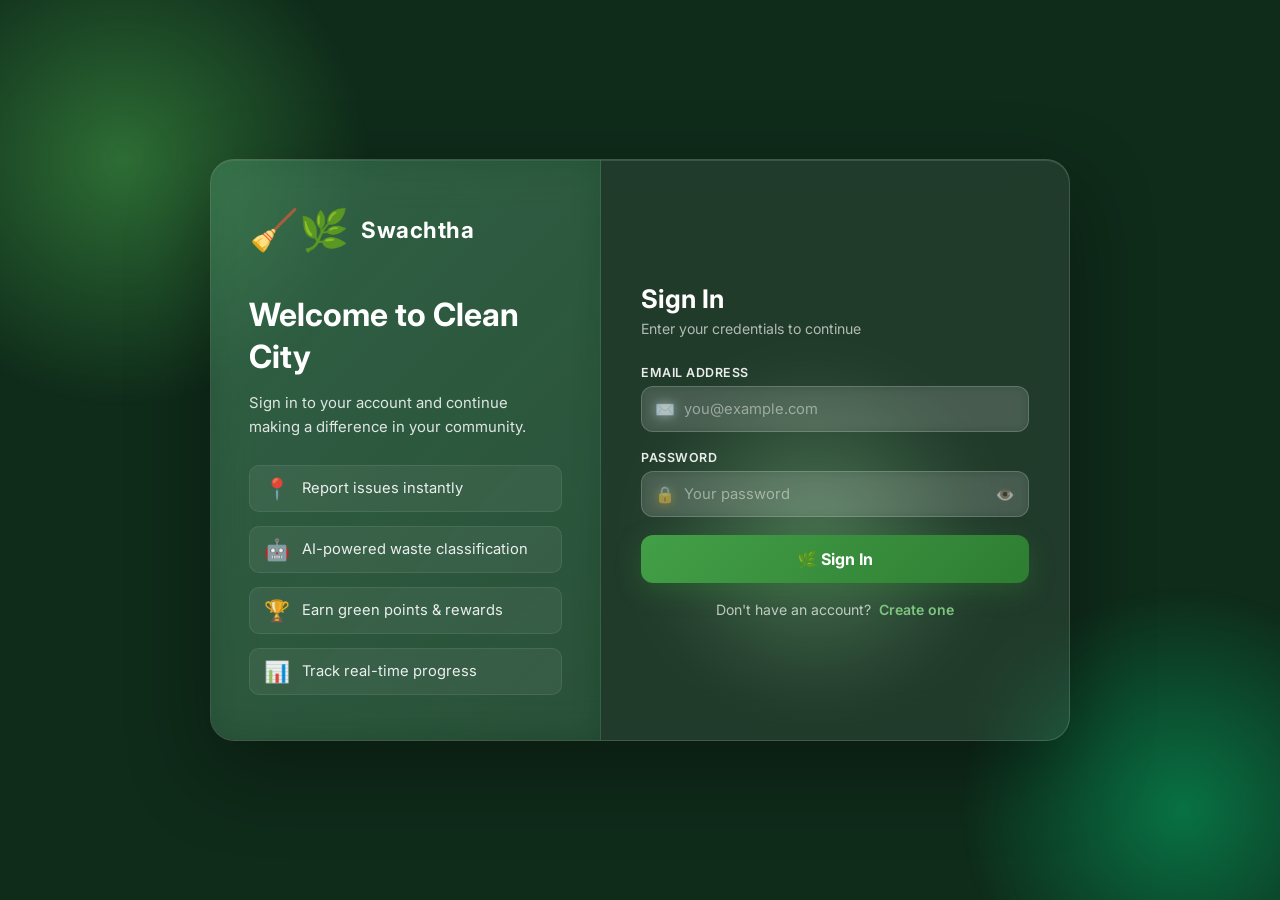
<file: index.html>
<!DOCTYPE html>
<html lang="en">
<head>
    <meta charset="UTF-8">
    <meta name="viewport" content="width=device-width, initial-scale=1.0">
    <title>Sign In - Swachtha</title>
    <link href="https://fonts.googleapis.com/css2?family=Inter:wght@400;500;600;700;800&display=swap" rel="stylesheet">
    <style>
        * { margin: 0; padding: 0; box-sizing: border-box; }
        body { font-family: 'Inter', sans-serif; background: #0f2b1a; min-height: 100vh; display: flex; align-items: center; justify-content: center; position: relative; overflow: hidden; }
        body::before { content: ''; position: fixed; top: -10%; left: -10%; width: 500px; height: 500px; background: radial-gradient(circle, rgba(76,175,80,0.5) 0%, transparent 70%); border-radius: 50%; animation: blob1 18s ease-in-out infinite; z-index: 0; }
        body::after { content: ''; position: fixed; bottom: -15%; right: -10%; width: 450px; height: 450px; background: radial-gradient(circle, rgba(0,200,120,0.45) 0%, transparent 70%); border-radius: 50%; animation: blob2 22s ease-in-out infinite; z-index: 0; }
        @keyframes blob1 { 0%,100%{transform:translate(0,0) scale(1);} 33%{transform:translate(80px,60px) scale(1.15);} 66%{transform:translate(-40px,100px) scale(0.9);} }
        @keyframes blob2 { 0%,100%{transform:translate(0,0) scale(1);} 33%{transform:translate(-70px,-50px) scale(1.1);} 66%{transform:translate(50px,-80px) scale(0.95);} }
        @keyframes fadeInUp { from{opacity:0;transform:translateY(20px);} to{opacity:1;transform:translateY(0);} }
        @keyframes bounce { 0%,100%{transform:translateY(0);} 50%{transform:translateY(-10px);} }
        @keyframes spin { to{transform:rotate(360deg);} }
        .login-wrapper { width:100%;max-width:900px;padding:20px;position:relative;z-index:1;animation:fadeInUp 0.6s ease-out; }
        .login-container { display:grid;grid-template-columns:1fr 1.2fr;background:rgba(255,255,255,0.08);border-radius:24px;overflow:hidden;box-shadow:0 30px 80px rgba(0,0,0,0.35),inset 0 1px 0 rgba(255,255,255,0.12);border:1px solid rgba(255,255,255,0.15);backdrop-filter:blur(24px); }
        .login-branding { background:linear-gradient(135deg,rgba(46,125,79,0.45) 0%,rgba(27,94,54,0.35) 100%);backdrop-filter:blur(16px);border-right:1px solid rgba(255,255,255,0.08);padding:45px 38px;display:flex;flex-direction:column;justify-content:center;gap:20px; }
        .brand-header { display:flex;align-items:center;gap:12px;margin-bottom:20px; }
        .brand-header .logo-icon { font-size:2.5rem;animation:bounce 2s ease-in-out infinite; }
        .brand-header .logo-text { font-size:1.4rem;font-weight:700;color:white;letter-spacing:0.5px; }
        .brand-content h1 { font-size:2rem;color:white;margin-bottom:15px;line-height:1.3; }
        .brand-content p { font-size:0.93rem;color:rgba(255,255,255,0.85);line-height:1.6;margin-bottom:25px; }
        .features-list { list-style:none;display:flex;flex-direction:column;gap:14px; }
        .features-list li { display:flex;align-items:center;gap:12px;font-size:0.92rem;color:rgba(255,255,255,0.9);padding:10px 14px;background:rgba(255,255,255,0.06);border-radius:10px;border:1px solid rgba(255,255,255,0.08);transition:all 0.3s ease; }
        .features-list li:hover { background:rgba(255,255,255,0.1);transform:translateX(4px); }
        .feature-icon { font-size:1.3rem;flex-shrink:0; }
        .login-form-wrapper { padding:50px 40px;display:flex;flex-direction:column;justify-content:center; }
        .form-header { margin-bottom:28px; }
        .form-header h2 { font-size:1.6rem;color:white;margin-bottom:6px;font-weight:700; }
        .form-header p { font-size:0.88rem;color:rgba(255,255,255,0.65); }
        .form-group { margin-bottom:18px; }
        .form-group label { display:block;font-size:0.78rem;font-weight:600;color:rgba(255,255,255,0.9);margin-bottom:6px;text-transform:uppercase;letter-spacing:0.5px; }
        .input-wrapper { position:relative; }
        .input-icon { position:absolute;left:14px;top:50%;transform:translateY(-50%);font-size:1rem;opacity:0.5;pointer-events:none; }
        .input-wrapper input { width:100%;padding:13px 14px 13px 42px;border:1.5px solid rgba(255,255,255,0.18);border-radius:12px;background:rgba(255,255,255,0.1);backdrop-filter:blur(6px);color:white;font-size:0.92rem;font-family:'Inter',sans-serif;transition:all 0.35s; }
        .input-wrapper input::placeholder { color:rgba(255,255,255,0.45); }
        .input-wrapper input:focus { outline:none;border-color:#4caf50;box-shadow:0 0 0 4px rgba(76,175,80,0.15); }
        .toggle-password { position:absolute;right:14px;top:50%;transform:translateY(-50%);background:none;border:none;color:rgba(255,255,255,0.5);cursor:pointer;font-size:1rem; }
        .login-btn { width:100%;padding:14px;background:linear-gradient(135deg,#43a047 0%,#2e7d32 100%);border:none;border-radius:12px;color:white;font-size:1rem;font-weight:700;font-family:'Inter',sans-serif;cursor:pointer;transition:all 0.35s;box-shadow:0 8px 24px rgba(46,125,50,0.35);position:relative;overflow:hidden; }
        .login-btn:hover:not(:disabled) { transform:translateY(-3px);box-shadow:0 14px 36px rgba(46,125,50,0.5); }
        .login-btn:disabled { opacity:0.5;cursor:not-allowed; }
        .login-btn .btn-loading { display:none; }
        .login-btn.loading .btn-text { visibility:hidden; }
        .login-btn.loading .btn-loading { display:block;position:absolute;top:50%;left:50%;transform:translate(-50%,-50%); }
        .spinner { width:22px;height:22px;border:3px solid rgba(255,255,255,0.3);border-top-color:white;border-radius:50%;animation:spin 0.7s linear infinite; }
        .auth-msg { margin-top:14px;padding:12px;border-radius:10px;text-align:center;font-size:0.88rem;font-weight:500;display:none; }
        .auth-msg.success { background:rgba(129,199,132,0.15);color:#81c784;border:1px solid rgba(129,199,132,0.3); }
        .auth-msg.error { background:rgba(255,71,87,0.15);color:#ff4757;border:1px solid rgba(255,71,87,0.3); }
        .register-prompt { text-align:center;margin-top:18px;font-size:0.88rem;color:rgba(255,255,255,0.7); }
        .register-prompt a { color:#81c784;text-decoration:none;font-weight:600;margin-left:4px; }
        @media (max-width:768px) { .login-container{grid-template-columns:1fr;} .login-branding{display:none;} .login-form-wrapper{padding:36px 28px;} }
    </style>
</head>
<body>
    <div style="position:fixed;top:40%;left:50%;width:350px;height:350px;background:radial-gradient(circle,rgba(129,199,132,0.4) 0%,transparent 70%);border-radius:50%;animation:blob1 25s ease-in-out infinite reverse;z-index:0;"></div>
    <div class="login-wrapper">
        <div class="login-container">
            <div class="login-branding">
                <div class="brand-header">
                    <span class="logo-icon">🧹🌿</span>
                    <span class="logo-text">Swachtha</span>
                </div>
                <div class="brand-content">
                    <h1>Welcome to Clean City</h1>
                    <p>Sign in to your account and continue making a difference in your community.</p>
                    <ul class="features-list">
                        <li><span class="feature-icon">📍</span>Report issues instantly</li>
                        <li><span class="feature-icon">🤖</span>AI-powered waste classification</li>
                        <li><span class="feature-icon">🏆</span>Earn green points & rewards</li>
                        <li><span class="feature-icon">📊</span>Track real-time progress</li>
                    </ul>
                </div>
            </div>
            <div class="login-form-wrapper">
                <div class="form-header">
                    <h2>Sign In</h2>
                    <p>Enter your credentials to continue</p>
                </div>
                <form id="loginForm" onsubmit="handleLogin(event)" novalidate>
                    <div class="form-group">
                        <label for="email">Email Address</label>
                        <div class="input-wrapper">
                            <span class="input-icon">✉️</span>
                            <input type="email" id="email" placeholder="you@example.com" required autocomplete="email">
                        </div>
                    </div>
                    <div class="form-group">
                        <label for="password">Password</label>
                        <div class="input-wrapper">
                            <span class="input-icon">🔒</span>
                            <input type="password" id="password" placeholder="Your password" required autocomplete="current-password">
                            <button type="button" class="toggle-password" onclick="toggleVis('password',this)">👁️</button>
                        </div>
                    </div>
                    <button type="submit" class="login-btn" id="loginBtn">
                        <span class="btn-text">🌿 Sign In</span>
                        <span class="btn-loading"><div class="spinner"></div></span>
                    </button>
                </form>
                <div id="authMsg" class="auth-msg"></div>
                <p class="register-prompt">Don't have an account? <a href="./reg.html">Create one</a></p>
            </div>
        </div>
    </div>
    <script>
        const API = 'https://cleanify-6yh1.onrender.com';
        const token = localStorage.getItem('Swachtha_token');
        const role = localStorage.getItem('Swachtha_role');
        if (token) { window.location.href = role === 'admin' ? './admin.html' : './user.html'; }
        function toggleVis(id, btn) {
            const inp = document.getElementById(id);
            inp.type = inp.type === 'password' ? 'text' : 'password';
            btn.textContent = inp.type === 'password' ? '👁️' : '🙈';
        }
        async function handleLogin(e) {
            e.preventDefault();
            const email = document.getElementById('email').value.trim();
            const password = document.getElementById('password').value;
            const btn = document.getElementById('loginBtn');
            if (!email || !password) { showMsg('Please enter email and password.', 'error'); return; }
            btn.classList.add('loading'); btn.disabled = true;
            try {
                const res = await fetch(`${API}/api/auth/login`, { method:'POST', headers:{'Content-Type':'application/json'}, body: JSON.stringify({email, password}) });
                const data = await res.json();
                if (!res.ok) throw new Error(data.error || 'Login failed');
                localStorage.setItem('Swachtha_token', data.token);
                localStorage.setItem('Swachtha_role', data.role);
                localStorage.setItem('Swachtha_name', data.fullname);
                showMsg(`✅ Welcome back, ${data.fullname}! Redirecting...`, 'success');
                setTimeout(() => { window.location.href = data.role === 'admin' ? './admin.html' : './user.html'; }, 1000);
            } catch(err) { showMsg(err.message, 'error'); }
            finally { btn.classList.remove('loading'); btn.disabled = false; }
        }
        function showMsg(msg, type) {
            const el = document.getElementById('authMsg');
            el.textContent = msg; el.className = `auth-msg ${type}`; el.style.display = 'block';
        }
    </script>
</body>
</html>
</file>
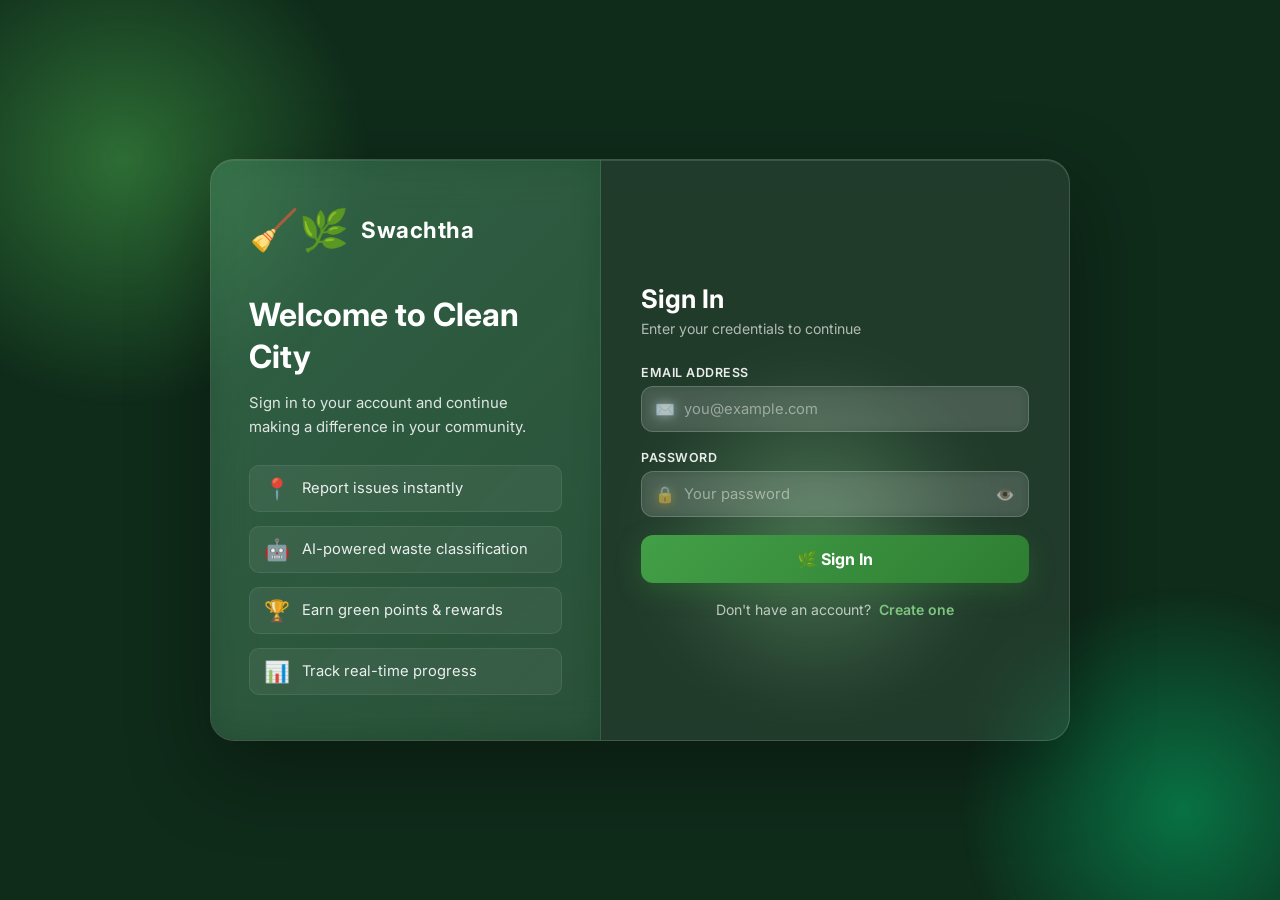
<file: admin.html>
<!DOCTYPE html>
<html lang="en">

<head>
    <meta charset="UTF-8">
    <meta name="viewport" content="width=device-width, initial-scale=1.0">
    <title>Admin Dashboard - Swachtha</title>
    <meta name="description"
        content="Swachtha Admin Dashboard - Manage and review citizen complaints about waste dumping, unclean washrooms, and other cleanliness issues.">
    <link rel="stylesheet" href="./static/styles.css">
</head>

<body>

    <!-- SIDEBAR -->
    <aside class="sidebar">
        <div class="sidebar-header">
            <h2>🌿 Swachtha</h2>
            <span class="admin-badge">Admin Panel</span>
        </div>
        <ul class="sidebar-nav">
            <li><a href="#" class="active" onclick="switchSection('dashboard', this); return false;"><span
                        class="nav-icon">📊</span> <span>Dashboard</span></a></li>
            <li><a href="#" onclick="switchSection('all-complaints', this); return false;"><span
                        class="nav-icon">📋</span> <span>All Complaints</span></a></li>
            <li><a href="#" onclick="switchSection('washroom-reports', this); return false;"><span
                        class="nav-icon">🚿</span> <span>Washroom Reports</span></a></li>
            <li><a href="#" onclick="switchSection('issue-reports', this); return false;"><span
                        class="nav-icon">🚛</span> <span>Issue Reports</span></a></li>
            <li><a href="#" onclick="switchSection('rewards', this); return false;"><span class="nav-icon">🏆</span>
                    <span>Rewards</span></a></li>
            <li><a href="#" onclick="switchSection('live-tracking', this); return false;"><span
                        class="nav-icon">📡</span> <span>Live Tracking</span></a></li>
            <li><a href="#" onclick="switchSection('analytics', this); return false;"><span class="nav-icon">📈</span>
                    <span>Analytics</span></a></li>
        </ul>
        <div class="sidebar-footer">
            <div class="admin-profile">
                <div class="admin-avatar" id="adminAvatar">A</div>
                <div class="admin-info">
                    <div class="name" id="adminName">Loading...</div>
                    <div class="role" id="adminRole">Admin</div>
                </div>
            </div>
        </div>
    </aside>

    <!-- MAIN CONTENT -->
    <main class="main-content">

        <!-- TOP BAR -->
        <div class="top-bar">
            <h1><span class="live-dot"></span> Admin <span>Dashboard</span></h1>
            <div class="top-bar-actions">
                <button class="refresh-btn" onclick="loadComplaints()">🔄 Refresh</button>
                <button class="clear-btn" onclick="clearAllComplaints()">🗑️ Clear All</button>
            </div>
        </div>

        <!-- SECTION: DASHBOARD -->
        <div class="page-section active" id="section-dashboard">
            <!-- STATS -->
            <div class="stats-grid">
                <div class="stat-card total">
                    <div class="stat-header">
                        <div class="stat-icon">📋</div>
                        <span class="stat-trend" id="trendTotal">—</span>
                    </div>
                    <div class="stat-value" id="statTotal">0</div>
                    <div class="stat-label">Total Complaints</div>
                </div>
                <div class="stat-card pending">
                    <div class="stat-header">
                        <div class="stat-icon">⏳</div>
                        <span class="stat-trend" id="trendPending">—</span>
                    </div>
                    <div class="stat-value" id="statPending">0</div>
                    <div class="stat-label">Pending Review</div>
                </div>
                <div class="stat-card resolved">
                    <div class="stat-header">
                        <div class="stat-icon">✅</div>
                        <span class="stat-trend" id="trendResolved">—</span>
                    </div>
                    <div class="stat-value" id="statResolved">0</div>
                    <div class="stat-label">Resolved</div>
                </div>
                <div class="stat-card washroom">
                    <div class="stat-header">
                        <div class="stat-icon">🚿</div>
                        <span class="stat-trend" id="trendWashroom">—</span>
                    </div>
                    <div class="stat-value" id="statWashroom">0</div>
                    <div class="stat-label">Washroom Reports</div>
                </div>
                <div class="stat-card rewards-stat">
                    <div class="stat-header">
                        <div class="stat-icon">🏆</div>
                        <span class="stat-trend" id="trendRewards">—</span>
                    </div>
                    <div class="stat-value" id="statRewards">0</div>
                    <div class="stat-label">Rewards Given</div>
                </div>
            </div>

            <!-- FILTER BAR -->
            <div class="filter-bar">
                <button class="filter-btn active" onclick="filterComplaints('all', this)">All</button>
                <button class="filter-btn" onclick="filterComplaints('report', this)">🚛 Dumping / Issues</button>
                <button class="filter-btn" onclick="filterComplaints('washroom', this)">🚿 Washroom</button>
                <button class="filter-btn" onclick="filterComplaints('pending', this)">⏳ Pending</button>
                <button class="filter-btn" onclick="filterComplaints('resolved', this)">✅ Resolved</button>
                <button class="filter-btn" onclick="filterComplaints('inprogress', this)">🔄 In Progress</button>
                <div class="search-box">
                    <span>🔍</span>
                    <input type="text" id="searchInput" placeholder="Search complaints..." oninput="searchComplaints()">
                </div>
            </div>

            <!-- COMPLAINTS TABLE -->
            <div class="complaints-section">
                <div class="complaints-header">
                    <h2>📋 Complaint Records <span class="complaints-count" id="visibleCount">0</span></h2>
                </div>
                <table class="complaints-table">
                    <thead>
                        <tr>
                            <th>ID</th>
                            <th>Type</th>
                            <th>Reporter</th>
                            <th>Location</th>
                            <th>Description</th>
                            <th>Image</th>
                            <th>Date & Time</th>
                            <th>Status</th>
                            <th>Actions</th>
                        </tr>
                    </thead>
                    <tbody id="complaintsBody">
                        <!-- Populated by JS -->
                    </tbody>
                </table>
                <div class="empty-state" id="emptyState" style="display:none;">
                    <div class="empty-icon">📭</div>
                    <h3>No complaints yet</h3>
                    <p>When users submit complaints on the User Page, they will appear here in real-time.</p>
                </div>
            </div>
        </div>

        <!-- SECTION: ALL COMPLAINTS -->
        <div class="page-section" id="section-all-complaints">
            <div class="section-title">
                <h2>📋 All Complaints</h2>
                <p>Complete list of all submitted complaints</p>
            </div>
            <div class="complaints-section">
                <table class="complaints-table">
                    <thead>
                        <tr>
                            <th>ID</th>
                            <th>Type</th>
                            <th>Reporter</th>
                            <th>Location</th>
                            <th>Description</th>
                            <th>Date</th>
                            <th>Status</th>
                            <th>Actions</th>
                        </tr>
                    </thead>
                    <tbody id="allComplaintsBody"></tbody>
                </table>
                <div class="empty-state" id="allEmptyState" style="display:none;">
                    <div class="empty-icon">📭</div>
                    <h3>No complaints</h3>
                </div>
            </div>
        </div>

        <!-- SECTION: WASHROOM REPORTS -->
        <div class="page-section" id="section-washroom-reports">
            <div class="section-title">
                <h2>🚿 Washroom Reports</h2>
                <p>Complaints specifically about unclean washrooms</p>
            </div>
            <div class="complaints-section">
                <table class="complaints-table">
                    <thead>
                        <tr>
                            <th>ID</th>
                            <th>Reporter</th>
                            <th>Location</th>
                            <th>Description</th>
                            <th>Image</th>
                            <th>Date</th>
                            <th>Status</th>
                            <th>Actions</th>
                        </tr>
                    </thead>
                    <tbody id="washroomBody"></tbody>
                </table>
                <div class="empty-state" id="washroomEmptyState" style="display:none;">
                    <div class="empty-icon">🚿</div>
                    <h3>No washroom reports</h3>
                    <p>No unclean washroom complaints have been submitted yet.</p>
                </div>
            </div>
        </div>

        <!-- SECTION: ISSUE REPORTS -->
        <div class="page-section" id="section-issue-reports">
            <div class="section-title">
                <h2>🚛 Issue Reports</h2>
                <p>Reported issues like dumping, overflowing bins, blocked drains etc.</p>
            </div>
            <div class="complaints-section">
                <table class="complaints-table">
                    <thead>
                        <tr>
                            <th>ID</th>
                            <th>Reporter</th>
                            <th>Issue Type</th>
                            <th>Location</th>
                            <th>Description</th>
                            <th>Image</th>
                            <th>Date</th>
                            <th>Status</th>
                            <th>Actions</th>
                        </tr>
                    </thead>
                    <tbody id="issueBody"></tbody>
                </table>
                <div class="empty-state" id="issueEmptyState" style="display:none;">
                    <div class="empty-icon">🚛</div>
                    <h3>No issue reports</h3>
                    <p>No issues have been reported yet.</p>
                </div>
            </div>
        </div>

        <!-- SECTION: REWARDS -->
        <div class="page-section" id="section-rewards">
            <div class="section-title">
                <h2>🏆 Rewards</h2>
                <p>Citizens rewarded for keeping the city clean</p>
            </div>
            <div class="rewards-stats-grid">
                <div class="reward-stat-card">
                    <div class="reward-stat-icon">🏆</div>
                    <div class="reward-stat-value" id="rewardTotalCount">0</div>
                    <div class="reward-stat-label">Total Rewards</div>
                </div>
                <div class="reward-stat-card">
                    <div class="reward-stat-icon">⭐</div>
                    <div class="reward-stat-value" id="rewardTotalPoints">0</div>
                    <div class="reward-stat-label">Points Awarded</div>
                </div>
                <div class="reward-stat-card">
                    <div class="reward-stat-icon">👤</div>
                    <div class="reward-stat-value" id="rewardUniqueUsers">0</div>
                    <div class="reward-stat-label">Unique Recipients</div>
                </div>
            </div>
            <!-- Add Reward Form -->
            <div class="reward-form-card">
                <h3>➕ Award New Reward</h3>
                <div class="reward-form">
                    <input type="text" id="rewardName" placeholder="Recipient Name" class="reward-input">
                    <select id="rewardType" class="reward-input">
                        <option value="Clean Hero">🦸 Clean Hero</option>
                        <option value="Eco Warrior">🌿 Eco Warrior</option>
                        <option value="Star Reporter">⭐ Star Reporter</option>
                        <option value="Community Champion">🏅 Community Champion</option>
                    </select>
                    <input type="number" id="rewardPoints" placeholder="Points" class="reward-input" min="1"
                        value="100">
                    <input type="text" id="rewardReason" placeholder="Reason for reward" class="reward-input">
                    <button class="reward-submit-btn" onclick="addReward()">🏆 Award Reward</button>
                </div>
            </div>
            <!-- Rewards Table -->
            <div class="complaints-section">
                <div class="complaints-header">
                    <h2>🏆 Reward Recipients <span class="complaints-count" id="rewardCount">0</span></h2>
                </div>
                <table class="complaints-table">
                    <thead>
                        <tr>
                            <th>Recipient</th>
                            <th>Reward Type</th>
                            <th>Points</th>
                            <th>Reason</th>
                            <th>Date Awarded</th>
                            <th>Actions</th>
                        </tr>
                    </thead>
                    <tbody id="rewardsBody"></tbody>
                </table>
                <div class="empty-state" id="rewardsEmptyState" style="display:none;">
                    <div class="empty-icon">🏆</div>
                    <h3>No rewards yet</h3>
                    <p>Start rewarding citizens for their contributions to cleanliness!</p>
                </div>
            </div>
        </div>

        <!-- SECTION: LIVE TRACKING -->
        <div class="page-section" id="section-live-tracking">
            <div class="section-title">
                <h2><span class="live-badge">● LIVE</span> Facility Tracking & Availability</h2>
                <p>Real-time status of washrooms and public facilities</p>
            </div>
            <div class="facility-grid" id="facilityGrid">
                <!-- Populated by JS -->
            </div>
        </div>

        <!-- SECTION: ANALYTICS -->
        <div class="page-section" id="section-analytics">
            <div class="section-title">
                <h2>📈 Analytics Overview</h2>
                <p>Visual breakdown of complaint trends — all data pulled live from the database</p>
            </div>
            <div class="analytics-grid">
                <div class="analytics-card">
                    <h3>Complaint Types Distribution</h3>
                    <div id="typeChart" class="chart-container"></div>
                </div>
                <div class="analytics-card">
                    <h3>Status Breakdown</h3>
                    <div id="statusChart" class="chart-container"></div>
                </div>
                <div class="analytics-card full-width">
                    <h3>Activity Timeline (Last 14 Days)</h3>
                    <div id="timelineContainer" class="timeline-container"></div>
                </div>
                <div class="analytics-card full-width">
                    <h3>🏆 Top Reported Locations</h3>
                    <div id="topLocationsContainer"></div>
                </div>
            </div>
        </div>

        <footer class="admin-footer">
            <p>© 2026 <span>Swachtha</span> Admin Panel | Built for a Clean India 🇮🇳</p>
        </footer>
    </main>

    <!-- IMAGE MODAL -->
    <div class="image-modal-overlay" id="imageModal" onclick="closeImageModal()">
        <div class="image-modal" onclick="event.stopPropagation()">
            <button class="image-modal-close" onclick="closeImageModal()">✕</button>
            <img id="modalImage" src="" alt="Complaint Photo">
        </div>
    </div>

    <!-- DETAIL MODAL -->
    <div class="detail-modal-overlay" id="detailModal" onclick="closeDetailModal()">
        <div class="detail-modal" onclick="event.stopPropagation()">
            <button class="detail-modal-close" onclick="closeDetailModal()">✕</button>
            <h2>📋 Complaint Details</h2>
            <div id="detailContent"></div>
        </div>
    </div>

    <!-- TOAST -->
    <div class="toast" id="toast"></div>

        <script>
        const API = 'https://cleanify-6yh1.onrender.com';
        function getToken() { return localStorage.getItem('Swachtha_token'); }
        
        // Auth check
        if (!getToken() || localStorage.getItem('Swachtha_role') !== 'admin') {
            window.location.href = './index.html';
        }

        function logout() {
            fetch(API+'/api/auth/logout',{method:'POST',headers:{'Authorization':'Bearer '+getToken()}});
            localStorage.clear();
            window.location.href = './index.html';
        }

        let allComplaints = [];
        let currentFilter = 'all';

        async function loadComplaints() {
            try {
                const [complaintsRes, statsRes, rewardsRes] = await Promise.all([
                    fetch(API+'/api/complaints', {headers:{'Authorization':'Bearer '+getToken()}}),
                    fetch(API+'/api/stats', {headers:{'Authorization':'Bearer '+getToken()}}),
                    fetch(API+'/api/rewards', {headers:{'Authorization':'Bearer '+getToken()}})
                ]);

                if (complaintsRes.status === 401) { window.location.href = './index.html'; return; }

                allComplaints = await complaintsRes.json();
                const stats = await statsRes.json();
                const rewards = await rewardsRes.json();

                allComplaints.sort((a, b) => new Date(b.timestamp) - new Date(a.timestamp));

                updateStats(stats);
                renderComplaints(allComplaints);
                renderAllSections(allComplaints, rewards);
                showToast('✅ Dashboard refreshed', 'success');
            } catch(err) {
                showToast('❌ Failed to load data', 'error');
            }
        }

        function updateStats(stats) {
            animateNumber('statTotal', stats.total);
            animateNumber('statPending', stats.pending);
            animateNumber('statResolved', stats.resolved);
            animateNumber('statWashroom', stats.washroom);
            animateNumber('statRewards', stats.rewards);
            document.getElementById('trendTotal').textContent = stats.total > 0 ? `${stats.total} total` : '—';
            document.getElementById('trendPending').textContent = stats.pending > 0 ? `${stats.pending} active` : '—';
            document.getElementById('trendResolved').textContent = stats.resolved > 0 ? `${stats.resolved} done` : '—';
            document.getElementById('trendWashroom').textContent = stats.washroom > 0 ? `${stats.washroom} reports` : '—';
            document.getElementById('trendRewards').textContent = stats.rewards > 0 ? `${stats.rewards} given` : '—';
        }

        function animateNumber(elementId, target) {
            const el = document.getElementById(elementId);
            const current = parseInt(el.textContent) || 0;
            if (current === target) return;
            const duration = 500;
            const step = (target - current) / (duration / 16);
            let value = current;
            function update() {
                value += step;
                if ((step > 0 && value >= target) || (step < 0 && value <= target)) { el.textContent = target; return; }
                el.textContent = Math.round(value);
                requestAnimationFrame(update);
            }
            requestAnimationFrame(update);
        }

        function renderComplaints(complaints) {
            const tbody = document.getElementById('complaintsBody');
            const emptyState = document.getElementById('emptyState');
            if (complaints.length === 0) {
                tbody.innerHTML = '';
                emptyState.style.display = 'block';
                document.getElementById('visibleCount').textContent = '0';
                return;
            }
            emptyState.style.display = 'none';
            document.getElementById('visibleCount').textContent = complaints.length;
            tbody.innerHTML = complaints.map((c, idx) => `
                <tr style="animation: cardIn 0.3s ease-out ${idx * 0.05}s backwards;">
                    <td><span class="complaint-id">${c.id}</span></td>
                    <td><span class="complaint-type-badge ${c.issueType || 'dumping'}">${getTypeIcon(c.issueType)} ${getTypeName(c.issueType)}</span></td>
                    <td>${escapeHtml(c.reporter || 'Anonymous')}</td>
                    <td><span class="complaint-location">📍 ${escapeHtml(c.location || 'N/A')}</span></td>
                    <td><span class="complaint-desc" title="${escapeHtml(c.description || '')}">${escapeHtml((c.description||'No description').substring(0,60))}${(c.description||'').length>60?'...':''}</span></td>
                    <td>${c.image ? `<img class="complaint-image-thumb" src="${c.image}" onclick="openImageModal('${c.image}')" alt="Evidence">` : '<div class="no-image">N/A</div>'}</td>
                    <td><span class="complaint-time">${formatTime(c.timestamp)}</span></td>
                    <td><span class="status-badge ${c.status.toLowerCase().replace(' ','-')}" onclick="cycleStatus('${c.id}')">${getStatusIcon(c.status)} ${c.status}</span></td>
                    <td>
                        <div class="action-btns">
                            <button class="action-btn" onclick="viewDetails('${c.id}')" title="View Details">👁️</button>
                            <button class="action-btn delete" onclick="deleteComplaint('${c.id}')" title="Delete">🗑️</button>
                        </div>
                    </td>
                </tr>
            `).join('');
        }

        function renderAllSections(complaints, rewards) {
            // All complaints
            const allBody = document.getElementById('allComplaintsBody');
            allBody.innerHTML = complaints.map(c => `
                <tr>
                    <td><span class="complaint-id">${c.id}</span></td>
                    <td><span class="complaint-type-badge ${c.issueType}">${getTypeIcon(c.issueType)} ${getTypeName(c.issueType)}</span></td>
                    <td>${escapeHtml(c.reporter||'Anonymous')}</td>
                    <td>📍 ${escapeHtml(c.location||'')}</td>
                    <td>${escapeHtml((c.description||'').substring(0,50))}...</td>
                    <td>${formatTime(c.timestamp)}</td>
                    <td><span class="status-badge ${c.status.toLowerCase().replace(' ','-')}">${getStatusIcon(c.status)} ${c.status}</span></td>
                    <td><div class="action-btns"><button class="action-btn" onclick="viewDetails('${c.id}')">👁️</button><button class="action-btn delete" onclick="deleteComplaint('${c.id}')">🗑️</button></div></td>
                </tr>
            `).join('');
            document.getElementById('allEmptyState').style.display = complaints.length ? 'none' : 'block';

            // Washroom
            const washroomComplaints = complaints.filter(c => c.type === 'washroom' || c.issueType === 'washroom');
            const wBody = document.getElementById('washroomBody');
            wBody.innerHTML = washroomComplaints.map(c => `
                <tr>
                    <td><span class="complaint-id">${c.id}</span></td>
                    <td>${escapeHtml(c.reporter||'Anonymous')}</td>
                    <td>📍 ${escapeHtml(c.location||'')}</td>
                    <td>${escapeHtml((c.description||'').substring(0,50))}</td>
                    <td>${c.image ? `<img class="complaint-image-thumb" src="${c.image}" onclick="openImageModal('${c.image}')" alt="Evidence">` : 'N/A'}</td>
                    <td>${formatTime(c.timestamp)}</td>
                    <td><span class="status-badge ${c.status.toLowerCase().replace(' ','-')}">${getStatusIcon(c.status)} ${c.status}</span></td>
                    <td><div class="action-btns"><button class="action-btn" onclick="viewDetails('${c.id}')">👁️</button><button class="action-btn delete" onclick="deleteComplaint('${c.id}')">🗑️</button></div></td>
                </tr>
            `).join('');
            document.getElementById('washroomEmptyState').style.display = washroomComplaints.length ? 'none' : 'block';

            // Issues
            const issueComplaints = complaints.filter(c => c.type === 'report');
            const iBody = document.getElementById('issueBody');
            iBody.innerHTML = issueComplaints.map(c => `
                <tr>
                    <td><span class="complaint-id">${c.id}</span></td>
                    <td>${escapeHtml(c.reporter||'Anonymous')}</td>
                    <td><span class="complaint-type-badge ${c.issueType}">${getTypeIcon(c.issueType)} ${getTypeName(c.issueType)}</span></td>
                    <td>📍 ${escapeHtml(c.location||'')}</td>
                    <td>${escapeHtml((c.description||'').substring(0,50))}</td>
                    <td>${c.image ? `<img class="complaint-image-thumb" src="${c.image}" onclick="openImageModal('${c.image}')" alt="Evidence">` : 'N/A'}</td>
                    <td>${formatTime(c.timestamp)}</td>
                    <td><span class="status-badge ${c.status.toLowerCase().replace(' ','-')}">${getStatusIcon(c.status)} ${c.status}</span></td>
                    <td><div class="action-btns"><button class="action-btn" onclick="viewDetails('${c.id}')">👁️</button><button class="action-btn delete" onclick="deleteComplaint('${c.id}')">🗑️</button></div></td>
                </tr>
            `).join('');
            document.getElementById('issueEmptyState').style.display = issueComplaints.length ? 'none' : 'block';

            // Rewards
            renderRewards(rewards);
        }

        function renderRewards(rewards) {
            const tbody = document.getElementById('rewardsBody');
            const totalPoints = rewards.reduce((s,r) => s + (r.points||0), 0);
            const uniqueUsers = [...new Set(rewards.map(r => r.recipient))].length;
            animateNumber('rewardTotalCount', rewards.length);
            animateNumber('rewardTotalPoints', totalPoints);
            animateNumber('rewardUniqueUsers', uniqueUsers);
            document.getElementById('rewardCount').textContent = rewards.length;

            if (!rewards.length) {
                tbody.innerHTML = '';
                document.getElementById('rewardsEmptyState').style.display = 'block';
                return;
            }
            document.getElementById('rewardsEmptyState').style.display = 'none';
            tbody.innerHTML = rewards.map(r => `
                <tr>
                    <td><strong>${escapeHtml(r.recipient)}</strong></td>
                    <td>${r.reward_type}</td>
                    <td><span style="color:#1a7f44;font-weight:600;">+${r.points} pts</span></td>
                    <td>${escapeHtml(r.reason||'—')}</td>
                    <td>${formatTime(r.awarded_at)}</td>
                    <td><button class="action-btn delete" onclick="deleteReward(${r.id})">🗑️</button></td>
                </tr>
            `).join('');
        }

        // ── Helpers ──
        function getTypeIcon(type) {
            const icons = {'dumping':'🚛','washroom':'🚿','bin':'🗑️','drain':'🕳️','medical':'💊','industrial':'🏭','animal':'🐾'};
            return icons[type] || '📋';
        }
        function getTypeName(type) {
            const names = {'dumping':'Dumping','washroom':'Washroom','bin':'Overflowing Bin','drain':'Blocked Drain','medical':'Medical Waste','industrial':'Industrial','animal':'Dead Animal'};
            return names[type] || type || 'General';
        }
        function getStatusIcon(status) {
            return {'Pending':'⏳','In Progress':'🔄','Resolved':'✅','Rejected':'❌'}[status] || '⏳';
        }
        function formatTime(timestamp) {
            if (!timestamp) return 'Unknown';
            const date = new Date(timestamp);
            const now = new Date();
            const diffMs = now - date;
            const diffMins = Math.floor(diffMs / 60000);
            const diffHrs = Math.floor(diffMs / 3600000);
            const diffDays = Math.floor(diffMs / 86400000);
            if (diffMins < 1) return 'Just now';
            if (diffMins < 60) return `${diffMins}m ago`;
            if (diffHrs < 24) return `${diffHrs}h ago`;
            if (diffDays < 7) return `${diffDays}d ago`;
            return date.toLocaleDateString('en-IN', {day:'numeric',month:'short',year:'numeric'});
        }
        function escapeHtml(text) {
            const div = document.createElement('div');
            div.textContent = text;
            return div.innerHTML;
        }

        // ── Filter ──
        function filterComplaints(filter, btn) {
            currentFilter = filter;
            document.querySelectorAll('.filter-btn').forEach(b => b.classList.remove('active'));
            if (btn) btn.classList.add('active');
            applyFilters();
        }
        function searchComplaints() { applyFilters(); }
        function applyFilters() {
            const searchTerm = document.getElementById('searchInput').value.toLowerCase();
            let filtered = [...allComplaints];
            if (currentFilter === 'report') filtered = filtered.filter(c => c.type === 'report');
            else if (currentFilter === 'washroom') filtered = filtered.filter(c => c.type === 'washroom');
            else if (currentFilter === 'pending') filtered = filtered.filter(c => c.status === 'Pending');
            else if (currentFilter === 'resolved') filtered = filtered.filter(c => c.status === 'Resolved');
            else if (currentFilter === 'inprogress') filtered = filtered.filter(c => c.status === 'In Progress');
            if (searchTerm) {
                filtered = filtered.filter(c =>
                    (c.id||'').toLowerCase().includes(searchTerm) ||
                    (c.location||'').toLowerCase().includes(searchTerm) ||
                    (c.description||'').toLowerCase().includes(searchTerm) ||
                    (c.issueType||'').toLowerCase().includes(searchTerm)
                );
            }
            renderComplaints(filtered);
        }

        // ── Status cycle ──
        async function cycleStatus(id) {
            const statuses = ['Pending','In Progress','Resolved','Rejected'];
            const c = allComplaints.find(x => x.id === id);
            if (!c) return;
            const nextStatus = statuses[(statuses.indexOf(c.status) + 1) % statuses.length];
            try {
                const res = await fetch(`${API}/api/complaints/${id}/status`, {
                    method: 'PATCH',
                    headers: {'Content-Type':'application/json','Authorization':'Bearer '+getToken()},
                    body: JSON.stringify({status: nextStatus})
                });
                if (!res.ok) throw new Error();
                showToast(`✅ Status updated to "${nextStatus}"`, 'success');
                loadComplaints();
            } catch { showToast('❌ Failed to update status', 'error'); }
        }

        // ── View details ──
        function viewDetails(id) {
            const c = allComplaints.find(x => x.id === id);
            if (!c) return;
            const content = `
                <div class="detail-row"><span class="detail-label">Complaint ID</span><span class="detail-value" style="color:var(--accent);font-family:monospace;font-weight:600;">${c.id}</span></div>
                <div class="detail-row"><span class="detail-label">Reporter</span><span class="detail-value">${escapeHtml(c.reporter||'Anonymous')}</span></div>
                <div class="detail-row"><span class="detail-label">Type</span><span class="detail-value"><span class="complaint-type-badge ${c.issueType}">${getTypeIcon(c.issueType)} ${getTypeName(c.issueType)}</span></span></div>
                ${c.severity ? `<div class="detail-row"><span class="detail-label">Severity</span><span class="detail-value" style="text-transform:capitalize;">${c.severity==='high'?'🔴':c.severity==='medium'?'🟡':'🟢'} ${c.severity}</span></div>` : ''}
                <div class="detail-row"><span class="detail-label">Location</span><span class="detail-value">📍 ${escapeHtml(c.location||'Not provided')}</span></div>
                <div class="detail-row"><span class="detail-label">Description</span><span class="detail-value">${escapeHtml(c.description||'No description')}</span></div>
                <div class="detail-row"><span class="detail-label">Submitted</span><span class="detail-value">${new Date(c.timestamp).toLocaleString('en-IN',{dateStyle:'medium',timeStyle:'short'})}</span></div>
                <div class="detail-row"><span class="detail-label">Status</span><span class="detail-value">
                    <select class="detail-status-select" onchange="updateStatusFromDetail('${c.id}', this.value)">
                        <option value="Pending" ${c.status==='Pending'?'selected':''}>⏳ Pending</option>
                        <option value="In Progress" ${c.status==='In Progress'?'selected':''}>🔄 In Progress</option>
                        <option value="Resolved" ${c.status==='Resolved'?'selected':''}>✅ Resolved</option>
                        <option value="Rejected" ${c.status==='Rejected'?'selected':''}>❌ Rejected</option>
                    </select>
                </span></div>
                ${c.image ? `<div class="detail-row"><span class="detail-label">Evidence</span><span class="detail-value"><img class="detail-image" src="${c.image}" alt="Evidence Photo"></span></div>` : ''}
            `;
            document.getElementById('detailContent').innerHTML = content;
            document.getElementById('detailModal').classList.add('visible');
        }

        async function updateStatusFromDetail(id, newStatus) {
            try {
                const res = await fetch(`${API}/api/complaints/${id}/status`, {
                    method: 'PATCH',
                    headers: {'Content-Type':'application/json','Authorization':'Bearer '+getToken()},
                    body: JSON.stringify({status: newStatus})
                });
                if (!res.ok) throw new Error();
                showToast(`✅ Status updated to "${newStatus}"`, 'success');
                loadComplaints();
            } catch { showToast('❌ Failed to update status', 'error'); }
        }

        function closeDetailModal() { document.getElementById('detailModal').classList.remove('visible'); }
        function openImageModal(src) { document.getElementById('modalImage').src=src; document.getElementById('imageModal').classList.add('visible'); }
        function closeImageModal() { document.getElementById('imageModal').classList.remove('visible'); }

        // ── Delete ──
        async function deleteComplaint(id) {
            if (!confirm('Delete this complaint?')) return;
            try {
                const res = await fetch(`${API}/api/complaints/${id}`, {
                    method: 'DELETE',
                    headers: {'Authorization':'Bearer '+getToken()}
                });
                if (!res.ok) throw new Error();
                showToast('🗑️ Complaint deleted', 'error');
                loadComplaints();
            } catch { showToast('❌ Delete failed', 'error'); }
        }

        async function clearAllComplaints() {
            if (!confirm('⚠️ Clear ALL complaints? This cannot be undone.')) return;
            try {
                const res = await fetch(`${API}/api/complaints/clear`, {
                    method: 'DELETE',
                    headers: {'Authorization':'Bearer '+getToken()}
                });
                if (!res.ok) throw new Error();
                showToast('🗑️ All complaints cleared', 'error');
                loadComplaints();
            } catch { showToast('❌ Clear failed', 'error'); }
        }

        // ── Rewards ──
        async function addReward() {
            const recipient = document.getElementById('rewardName').value.trim();
            const rewardType = document.getElementById('rewardType').value;
            const points = document.getElementById('rewardPoints').value;
            const reason = document.getElementById('rewardReason').value.trim();
            if (!recipient) { showToast('Please enter recipient name', 'error'); return; }
            try {
                const res = await fetch(`${API}/api/rewards`, {
                    method: 'POST',
                    headers: {'Content-Type':'application/json','Authorization':'Bearer '+getToken()},
                    body: JSON.stringify({recipient, rewardType, points: parseInt(points), reason})
                });
                if (!res.ok) throw new Error();
                showToast('🏆 Reward added!', 'success');
                document.getElementById('rewardName').value = '';
                document.getElementById('rewardReason').value = '';
                loadComplaints();
            } catch { showToast('❌ Failed to add reward', 'error'); }
        }

        async function deleteReward(id) {
            if (!confirm('Delete this reward?')) return;
            try {
                const res = await fetch(`${API}/api/rewards/${id}`, {
                    method: 'DELETE',
                    headers: {'Authorization':'Bearer '+getToken()}
                });
                if (!res.ok) throw new Error();
                showToast('🗑️ Reward deleted', 'error');
                loadComplaints();
            } catch { showToast('❌ Delete failed', 'error'); }
        }

        // ── Toast ──
        function showToast(message, type = 'success') {
            const toast = document.getElementById('toast');
            toast.textContent = message;
            toast.className = `toast ${type} visible`;
            setTimeout(() => toast.classList.remove('visible'), 2500);
        }

        // ── Section Switching ──
        function switchSection(sectionId, clickedLink) {
            document.querySelectorAll('.page-section').forEach(s => s.classList.remove('active'));
            document.querySelectorAll('.sidebar-nav a').forEach(a => a.classList.remove('active'));
            document.getElementById(`section-${sectionId}`).classList.add('active');
            if (clickedLink) clickedLink.classList.add('active');
        }

        // ── Facility Tracking (dynamic from washroom complaints) ──
        async function loadFacilities() {
            try {
                const res = await fetch(`${API}/api/analytics`, {headers:{'Authorization':'Bearer '+getToken()}});
                const data = await res.json();
                // Build facility cards from washroom complaints in allComplaints
                const washroomComplaints = allComplaints.filter(c => c.type === 'washroom' || c.issueType === 'washroom');
                const grid = document.getElementById('facilityGrid');
                if (!washroomComplaints.length) {
                    grid.innerHTML = `<div style="grid-column:1/-1;text-align:center;padding:40px;background:white;border-radius:12px;color:#999;">No washroom complaints yet. Facility status will appear here as citizens report issues.</div>`;
                    return;
                }
                // Deduplicate by location
                const seen = new Set();
                const facilities = [];
                for (const c of washroomComplaints) {
                    if (!c.location || seen.has(c.location)) continue;
                    seen.add(c.location);
                    let icon, status, color;
                    if (c.status === 'Resolved') { icon='🟢'; status='Clean'; color='#27ae60'; }
                    else if (c.severity === 'high' || c.status === 'Pending') { icon='🔴'; status='Needs Urgent Attention'; color='#e74c3c'; }
                    else { icon='🟡'; status='Needs Attention'; color='#f39c12'; }
                    facilities.push({name: c.location, status, icon, color, time: formatTime(c.timestamp), reporter: c.reporter, cid: c.id});
                }
                grid.innerHTML = facilities.map(f => `
                    <div style="background:white;border-radius:12px;padding:20px;box-shadow:0 4px 15px rgba(0,0,0,0.08);border-left:4px solid ${f.color};">
                        <div style="display:flex;justify-content:space-between;align-items:center;margin-bottom:10px;">
                            <strong style="font-size:14px;">${escapeHtml(f.name)}</strong>
                            <span style="font-size:18px;">${f.icon}</span>
                        </div>
                        <p style="font-size:13px;color:#555;margin:0;">Status: <strong style="color:${f.color};">${f.status}</strong></p>
                        <p style="font-size:12px;color:#999;margin:5px 0 0;">Reported by ${escapeHtml(f.reporter||'Anonymous')} · ${f.time}</p>
                        <button onclick="viewDetails('${f.cid}')" style="margin-top:12px;width:100%;padding:7px;background:rgba(26,127,68,0.08);border:1px solid rgba(26,127,68,0.2);border-radius:8px;color:#1a7f44;font-size:12px;cursor:pointer;font-weight:600;">👁️ View Complaint</button>
                    </div>`).join('');
            } catch(e) {
                document.getElementById('facilityGrid').innerHTML = `<div style="grid-column:1/-1;text-align:center;padding:40px;background:white;border-radius:12px;color:#999;">Unable to load facility data.</div>`;
            }
        }

        // ── Analytics (fully dynamic from /api/analytics) ──
        async function loadAnalytics() {
            try {
                const res = await fetch(`${API}/api/analytics`, {headers:{'Authorization':'Bearer '+getToken()}});
                if (!res.ok) throw new Error();
                const data = await res.json();
                renderTypeChart(data.type_distribution);
                renderStatusChart(data.status_breakdown);
                renderTimeline(data.timeline);
                renderTopLocations(data.top_locations);
            } catch(e) {
                ['typeChart','statusChart','timelineContainer'].forEach(id => {
                    const el = document.getElementById(id);
                    if (el) el.innerHTML = `<p style="color:#999;text-align:center;padding:20px;">No data available yet.</p>`;
                });
            }
        }

        function renderTypeChart(types) {
            const el = document.getElementById('typeChart');
            if (!types || !types.length) { el.innerHTML = `<p style="color:#999;text-align:center;padding:30px;">No data yet</p>`; return; }
            const total = types.reduce((s,t) => s+t.count, 0);
            const colors = ['#1a7f44','#2196F3','#e74c3c','#f39c12','#9C27B0','#FF9800','#00BCD4','#607D8B'];
            const icons = {dumping:'🚛',washroom:'🚿',bin:'🗑️',drain:'🕳️',medical:'💊',industrial:'🏭',animal:'🐾',general:'📋'};
            el.innerHTML = `
                <div style="padding:10px 0;">
                    ${types.map((t,i) => {
                        const pct = Math.round((t.count/total)*100);
                        return `
                        <div style="margin-bottom:14px;">
                            <div style="display:flex;justify-content:space-between;align-items:center;margin-bottom:5px;">
                                <span style="font-size:13px;font-weight:600;">${icons[t.label]||'📋'} ${t.label||'General'}</span>
                                <span style="font-size:13px;color:${colors[i%colors.length]};font-weight:700;">${t.count} (${pct}%)</span>
                            </div>
                            <div style="height:10px;background:#f0f0f0;border-radius:5px;overflow:hidden;">
                                <div style="height:100%;width:${pct}%;background:${colors[i%colors.length]};border-radius:5px;transition:width 0.8s ease;"></div>
                            </div>
                        </div>`;
                    }).join('')}
                </div>`;
        }

        function renderStatusChart(statuses) {
            const el = document.getElementById('statusChart');
            if (!statuses || !statuses.length) { el.innerHTML = `<p style="color:#999;text-align:center;padding:30px;">No data yet</p>`; return; }
            const colorMap = {'Pending':'#f39c12','In Progress':'#3498db','Resolved':'#27ae60','Rejected':'#e74c3c'};
            const iconMap = {'Pending':'⏳','In Progress':'🔄','Resolved':'✅','Rejected':'❌'};
            const total = statuses.reduce((s,t) => s+t.count, 0);
            el.innerHTML = `
                <div style="display:grid;grid-template-columns:1fr 1fr;gap:12px;padding:10px 0;">
                    ${statuses.map(s => `
                        <div style="background:${colorMap[s.label]||'#999'}18;border:1.5px solid ${colorMap[s.label]||'#999'}44;border-radius:12px;padding:16px;text-align:center;">
                            <div style="font-size:24px;">${iconMap[s.label]||'📋'}</div>
                            <div style="font-size:22px;font-weight:800;color:${colorMap[s.label]||'#333'};margin:4px 0;">${s.count}</div>
                            <div style="font-size:12px;color:#666;">${s.label}</div>
                            <div style="font-size:11px;color:#999;">${Math.round((s.count/total)*100)}%</div>
                        </div>`).join('')}
                </div>`;
        }

        function renderTimeline(timeline) {
            const el = document.getElementById('timelineContainer');
            if (!timeline || !timeline.length) { el.innerHTML = `<p style="color:#999;text-align:center;padding:30px;">No activity in last 14 days</p>`; return; }
            const max = Math.max(...timeline.map(t => t.count));
            el.innerHTML = `
                <div style="display:flex;align-items:flex-end;gap:8px;height:140px;padding:10px 0 0;">
                    ${timeline.map(t => {
                        const h = max > 0 ? Math.max(8, Math.round((t.count/max)*120)) : 8;
                        const label = new Date(t.day).toLocaleDateString('en-IN',{day:'numeric',month:'short'});
                        return `
                        <div style="flex:1;display:flex;flex-direction:column;align-items:center;gap:4px;">
                            <span style="font-size:11px;font-weight:700;color:#1a7f44;">${t.count}</span>
                            <div style="width:100%;height:${h}px;background:linear-gradient(to top,#1a7f44,#65a53b);border-radius:4px 4px 0 0;" title="${t.count} complaints on ${label}"></div>
                            <span style="font-size:10px;color:#999;white-space:nowrap;">${label}</span>
                        </div>`;
                    }).join('')}
                </div>`;
        }

        function renderTopLocations(locations) {
            const existing = document.getElementById('topLocationsContainer');
            if (!existing) return;
            if (!locations || !locations.length) { existing.innerHTML = `<p style="color:#999;text-align:center;padding:20px;">No location data yet</p>`; return; }
            existing.innerHTML = locations.map((l,i) => `
                <div style="display:flex;justify-content:space-between;align-items:center;padding:10px 0;border-bottom:1px solid #f0f0f0;">
                    <span style="font-size:13px;">🏆 #${i+1} · ${escapeHtml(l.location)}</span>
                    <span style="background:#1a7f4418;color:#1a7f44;padding:3px 10px;border-radius:12px;font-size:12px;font-weight:600;">${l.count} reports</span>
                </div>`).join('');
        }

        // ── Load admin profile ──
        async function loadAdminProfile() {
            try {
                const res = await fetch(`${API}/api/auth/me`, {headers:{'Authorization':'Bearer '+getToken()}});
                if (!res.ok) return;
                const user = await res.json();
                document.getElementById('adminName').textContent = user.fullname || 'Admin';
                document.getElementById('adminRole').textContent = user.role === 'admin' ? 'Super Admin' : user.role;
                document.getElementById('adminAvatar').textContent = (user.fullname||'A')[0].toUpperCase();
            } catch(e) {}
        }

        // ── Keyboard ──
        document.addEventListener('keydown', e => {
            if (e.key === 'Escape') { closeImageModal(); closeDetailModal(); }
        });

        // ── Logout button ──
        document.querySelector('.clear-btn')?.insertAdjacentHTML('afterend', 
            '<button class="refresh-btn" style="background:#e74c3c;border-color:#e74c3c;" onclick="logout()">🚪 Logout</button>'
        );

        // ── Section switching — load analytics/facilities on demand ──
        const _origSwitchSection = switchSection;
        function switchSection(sectionId, clickedLink) {
            document.querySelectorAll('.page-section').forEach(s => s.classList.remove('active'));
            document.querySelectorAll('.sidebar-nav a').forEach(a => a.classList.remove('active'));
            document.getElementById(`section-${sectionId}`).classList.add('active');
            if (clickedLink) clickedLink.classList.add('active');
            if (sectionId === 'analytics') loadAnalytics();
            if (sectionId === 'live-tracking') loadFacilities();
        }

        // ── Auto refresh ──
        setInterval(loadComplaints, 30000);

        // ── Init ──
        window.addEventListener('DOMContentLoaded', () => {
            loadAdminProfile();
            loadComplaints();
        });
    </script>
</body>
</html>
</file>
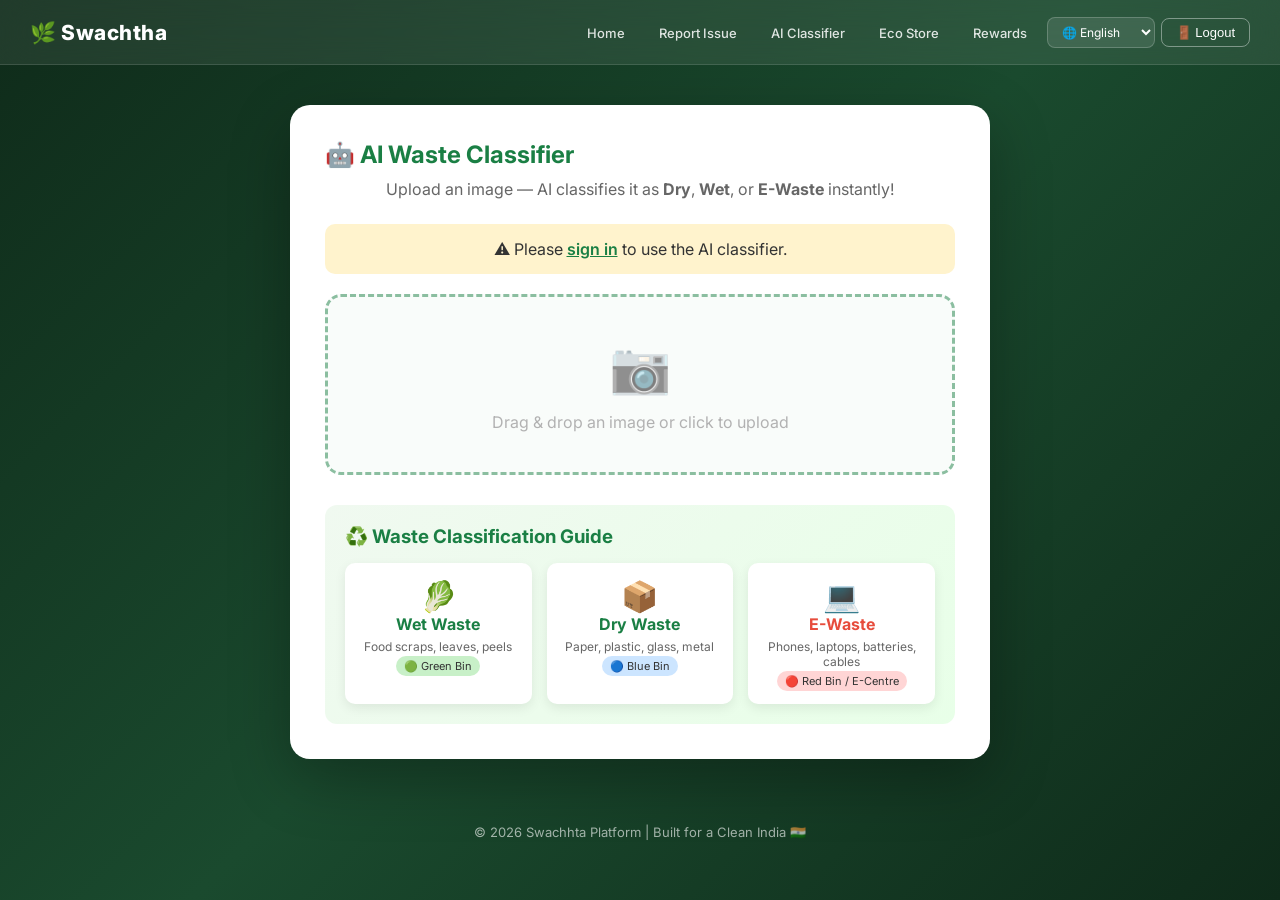
<file: ai.html>
<!DOCTYPE html>
<html lang="en">
<head>
    <meta charset="UTF-8">
    <meta name="viewport" content="width=device-width, initial-scale=1.0">
    <title>AI Waste Classifier - Swachtha</title>
    <link rel="stylesheet" href="./static/User.css">
</head>
<body>
    <nav>
        <h2 data-key="title">🌿 Swachtha</h2>
        <ul>
            <li><a href="./user.html" data-key="home">Home</a></li>
            <li><a href="./report.html" data-key="report">Report Issue</a></li>
            <li><a href="./ai.html" data-key="ai">AI Classifier</a></li>
            <li><a href="./eco.html" data-key="eco">Eco Store</a></li>
            <li><a href="./reward.html" data-key="reward">Rewards</a></li>
            <li>
                <select id="languageSwitcher" onchange="changeLanguage()">
                    <option value="en">🌐 English</option>
                    <option value="hi">🇮🇳 हिंदी</option>
                    <option value="kn">🇮🇳 ಕನ್ನಡ</option>
                    <option value="te">🇮🇳 తెలుగు</option>
                    <option value="mr">🇮🇳 मराठी</option>
                    <option value="ta">🇮🇳 தமிழ்</option>
                    <option value="bn">🇮🇳 বাংলা</option>
                    <option value="gu">🇮🇳 ગુજરાતી</option>
                </select>
            </li>
            <li><button onclick="logout()" style="background:none;border:1px solid rgba(255,255,255,0.4);color:white;padding:6px 14px;border-radius:8px;cursor:pointer;font-size:13px;">🚪 Logout</button></li>
        </ul>
    </nav>

    <div class="box">
        <h2 data-key="aiHeader">🤖 AI Waste Classifier</h2>
        <p style="text-align:center;color:#666;margin-bottom:25px;" data-key="aiSubtitle">
            Upload an image — AI classifies it as <strong>Dry</strong>, <strong>Wet</strong>, or <strong>E-Waste</strong> instantly!
        </p>

        <div id="authNotice" style="display:none;text-align:center;padding:15px;background:#fff3cd;border-radius:10px;margin-bottom:20px;">
            ⚠️ Please <a href="./index.html" style="color:#1a7f44;font-weight:600;">sign in</a> to use the AI classifier.
        </div>

        <div id="uploadArea" style="border:3px dashed #1a7f44;border-radius:16px;padding:40px;text-align:center;cursor:pointer;transition:all 0.3s;background:rgba(26,127,68,0.05);">
            <div style="font-size:50px;margin-bottom:15px;">📷</div>
            <p style="color:#666;" data-key="dropText">Drag & drop an image or click to upload</p>
            <input type="file" id="wasteImg" accept="image/*" style="display:none;" />
        </div>

        <div id="imagePreview" style="display:none;margin-top:20px;text-align:center;">
            <img id="previewImg" style="max-width:100%;max-height:300px;border-radius:12px;box-shadow:0 8px 25px rgba(0,0,0,0.15);" />
            <br>
            <button onclick="resetUpload()" style="margin-top:10px;padding:8px 18px;background:#eee;border:none;border-radius:8px;cursor:pointer;font-size:13px;">🔄 Change Image</button>
        </div>

        <button onclick="classifyWaste()" id="classifyBtn" style="display:none;" data-key="classifyBtn">🔍 Classify Waste</button>
        <div id="result" style="margin-top:25px;padding:20px;border-radius:12px;display:none;"></div>

        <!-- Waste Guide — now 3 categories -->
        <div style="margin-top:30px;padding:20px;background:linear-gradient(135deg,#f0f9f0,#e8ffe8);border-radius:12px;">
            <h3 style="color:#1a7f44;margin-bottom:15px;" data-key="guideTitle">♻️ Waste Classification Guide</h3>
            <div style="display:grid;grid-template-columns:repeat(auto-fit,minmax(140px,1fr));gap:15px;">
                <div style="text-align:center;padding:15px;background:white;border-radius:10px;box-shadow:0 4px 12px rgba(0,0,0,0.08);">
                    <div style="font-size:30px;">🥬</div>
                    <strong style="color:#1a7f44;">Wet Waste</strong>
                    <p style="font-size:12px;color:#666;margin-top:5px;">Food scraps, leaves, peels</p>
                    <span style="font-size:11px;background:#c8f0c8;padding:3px 8px;border-radius:10px;">🟢 Green Bin</span>
                </div>
                <div style="text-align:center;padding:15px;background:white;border-radius:10px;box-shadow:0 4px 12px rgba(0,0,0,0.08);">
                    <div style="font-size:30px;">📦</div>
                    <strong style="color:#1a7f44;">Dry Waste</strong>
                    <p style="font-size:12px;color:#666;margin-top:5px;">Paper, plastic, glass, metal</p>
                    <span style="font-size:11px;background:#cce5ff;padding:3px 8px;border-radius:10px;">🔵 Blue Bin</span>
                </div>
                <div style="text-align:center;padding:15px;background:white;border-radius:10px;box-shadow:0 4px 12px rgba(0,0,0,0.08);">
                    <div style="font-size:30px;">💻</div>
                    <strong style="color:#e74c3c;">E-Waste</strong>
                    <p style="font-size:12px;color:#666;margin-top:5px;">Phones, laptops, batteries, cables</p>
                    <span style="font-size:11px;background:#ffd5d5;padding:3px 8px;border-radius:10px;">🔴 Red Bin / E-Centre</span>
                </div>
            </div>
        </div>
    </div>

    <footer><p>© 2026 Swachhta Platform | Built for a Clean India 🇮🇳</p></footer>

    <script>
        const API = 'https://cleanify-6yh1.onrender.com';
        function getToken() { return localStorage.getItem('Swachtha_token'); }
        function logout() {
            fetch(`${API}/api/auth/logout`,{method:'POST',headers:{'Authorization':'Bearer '+getToken()}});
            localStorage.removeItem('Swachtha_token'); localStorage.removeItem('Swachtha_role');
            window.location.href = './index.html';
        }
        window.addEventListener('DOMContentLoaded', () => {
            if (!getToken()) {
                document.getElementById('authNotice').style.display = 'block';
                document.getElementById('uploadArea').style.opacity = '0.5';
                document.getElementById('uploadArea').style.pointerEvents = 'none';
            }
            const saved = localStorage.getItem('preferredLanguage');
            if (saved && saved !== 'en') { document.getElementById('languageSwitcher').value = saved; changeLanguage(); }
        });

        const uploadArea = document.getElementById('uploadArea');
        const fileInput  = document.getElementById('wasteImg');
        uploadArea.addEventListener('click', ()=>fileInput.click());
        uploadArea.addEventListener('dragover', e=>{e.preventDefault();uploadArea.style.borderColor='#256410';});
        uploadArea.addEventListener('dragleave', ()=>{uploadArea.style.borderColor='#1a7f44';});
        uploadArea.addEventListener('drop', e=>{e.preventDefault();if(e.dataTransfer.files.length){fileInput.files=e.dataTransfer.files;handleFileSelect();}});
        fileInput.addEventListener('change', handleFileSelect);

        function handleFileSelect() {
            const file = fileInput.files[0];
            if (!file) return;
            const reader = new FileReader();
            reader.onload = e => {
                document.getElementById('previewImg').src = e.target.result;
                document.getElementById('imagePreview').style.display = 'block';
                document.getElementById('classifyBtn').style.display = 'block';
                document.getElementById('uploadArea').style.display = 'none';
                document.getElementById('result').style.display = 'none';
            };
            reader.readAsDataURL(file);
        }

        function resetUpload() {
            document.getElementById('uploadArea').style.display = 'block';
            document.getElementById('imagePreview').style.display = 'none';
            document.getElementById('classifyBtn').style.display = 'none';
            document.getElementById('result').style.display = 'none';
            fileInput.value = '';
        }

        async function classifyWaste() {
            if (!getToken()) { alert('Please sign in first.'); window.location.href='./index.html'; return; }
            const resultDiv = document.getElementById('result');
            const classifyBtn = document.getElementById('classifyBtn');
            resultDiv.style.display = 'block';
            resultDiv.style.background = 'linear-gradient(135deg,#fff9e6,#fff3cc)';
            resultDiv.innerHTML = `<div style="text-align:center;"><div style="font-size:40px;animation:pulse 1s infinite;">🔍</div><p style="color:#666;margin-top:10px;">Analyzing waste with AI...</p></div>`;
            classifyBtn.disabled = true; classifyBtn.textContent = '⏳ Analyzing...';

            try {
                const res = await fetch(`${API}/api/classify`, {
                    method:'POST',
                    headers:{'Content-Type':'application/json','Authorization':'Bearer '+getToken()},
                    body: JSON.stringify({ image: document.getElementById('previewImg').src })
                });
                const data = await res.json();
                if (!res.ok) throw new Error(data.error || 'Classification failed');

                // Color & style based on type
                let color, bgGrad, binLabel, icon;
                if (data.category === 'Wet Waste') {
                    color='#27ae60'; bgGrad='linear-gradient(135deg,#e8ffe8,#c8f0c8)'; binLabel='GREEN Bin'; icon='🥬';
                } else if (data.category === 'E-Waste' || data.waste_type === 'ewaste') {
                    color='#e74c3c'; bgGrad='linear-gradient(135deg,#fff0f0,#ffd5d5)'; binLabel='RED Bin / E-Centre'; icon='💻';
                    data.category = 'E-Waste';
                } else {
                    color='#3498db'; bgGrad='linear-gradient(135deg,#e8f4fd,#cce5ff)'; binLabel='BLUE Bin'; icon='📦';
                }

                resultDiv.style.background = bgGrad;
                resultDiv.innerHTML = `
                    <div style="text-align:center;">
                        <div style="font-size:70px;margin-bottom:15px;">${icon}</div>
                        <h3 style="color:${color};font-size:1.8rem;margin-bottom:8px;">${data.category}</h3>
                        <div style="display:inline-block;padding:5px 16px;background:${color};color:white;border-radius:20px;font-size:13px;font-weight:600;margin-bottom:15px;">
                            🗑️ Use ${binLabel}
                        </div>
                        <p style="color:#555;font-size:13px;margin:8px 0;"><strong>Confidence:</strong> ${data.confidence}%</p>
                        <div style="margin-top:15px;padding:15px;background:rgba(26,127,68,0.08);border-radius:10px;text-align:left;">
                            <strong style="color:#1a7f44;">🎯 How to Dispose:</strong>
                            <p style="font-size:14px;margin-top:6px;color:#444;">${data.disposal_tip}</p>
                        </div>
                        ${data.waste_examples ? `<div style="margin-top:10px;padding:12px;background:rgba(0,0,0,0.04);border-radius:10px;text-align:left;"><strong style="color:#555;font-size:13px;">📋 Examples:</strong><p style="font-size:13px;margin-top:5px;color:#666;">${data.waste_examples}</p></div>` : ''}
                        ${data.category === 'E-Waste' ? `<div style="margin-top:12px;padding:10px;background:#fff3cd;border-radius:8px;font-size:13px;color:#856404;"><strong>⚠️ E-Waste Warning:</strong> Never throw in regular bins! Take to nearest e-waste collection centre or contact your municipality.</div>` : ''}
                        ${data.points_awarded ? `<div style="margin-top:12px;padding:8px;background:rgba(26,127,68,0.15);border-radius:8px;font-size:13px;color:#1a7f44;font-weight:600;">✨ +${data.points_awarded} Green Points Earned!</div>` : ''}
                    </div>`;
            } catch(err) {
                resultDiv.style.background = 'linear-gradient(135deg,#fff0f0,#ffe0e0)';
                resultDiv.innerHTML = `<div style="text-align:center;color:#e74c3c;"><div style="font-size:40px;">⚠️</div><p>${err.message}</p></div>`;
            } finally {
                classifyBtn.disabled = false; classifyBtn.textContent = '🔍 Classify Waste';
            }
        }

        const T = { en:{ title:'🌿 Swachtha', home:'Home', report:'Report Issue', ai:'AI Classifier', eco:'Eco Store', reward:'Rewards',
                         aiHeader:'🤖 AI Waste Classifier', aiSubtitle:'Upload an image — AI classifies it as Dry, Wet, or E-Waste instantly!',
                         dropText:'Drag & drop an image or click to upload', classifyBtn:'🔍 Classify Waste',
                         guideTitle:'♻️ Waste Classification Guide' }};
        const cache = {};
        async function fetchT(text,lang){if(lang==='en')return text;const k=text+'|'+lang;if(cache[k])return cache[k];try{const r=await fetch(`https://api.mymemory.translated.net/get?q=${encodeURIComponent(text)}&langpair=en|${lang}`);const d=await r.json();return cache[k]=d.responseData.translatedText;}catch{return text;}}
        async function changeLanguage(){const lang=document.getElementById('languageSwitcher').value;localStorage.setItem('preferredLanguage',lang);for(const el of document.querySelectorAll('[data-key]')){const orig=T.en[el.getAttribute('data-key')];if(!orig)continue;el.textContent=lang==='en'?orig:await fetchT(orig,lang);}}
    </script>
    <style>@keyframes pulse{0%,100%{transform:scale(1);}50%{transform:scale(1.1);}}</style>
</body>
</html>
</file>
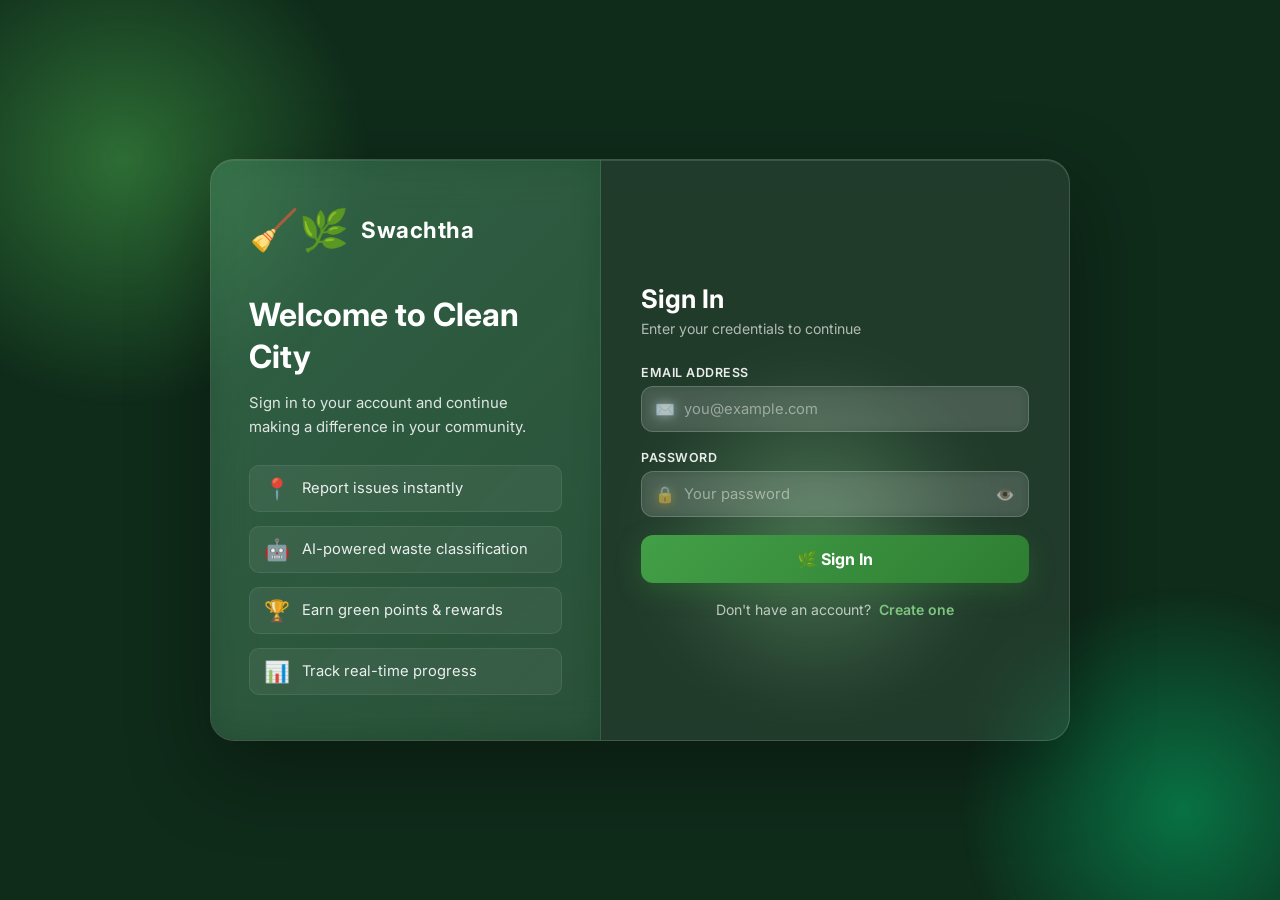
<file: eco.html>
<!DOCTYPE html>
<html lang="en">
<head>
    <meta charset="UTF-8">
    <meta name="viewport" content="width=device-width, initial-scale=1.0">
    <title>Eco Store - Swachtha</title>
    <link rel="stylesheet" href="./static/User.css">
    <style>
        .eco-badge{position:absolute;top:15px;left:15px;background:linear-gradient(135deg,#1a7f44,#65a53b);color:white;padding:5px 12px;border-radius:20px;font-size:12px;font-weight:600;}
        .price{font-size:1.2rem;font-weight:700;color:#1a7f44;margin:8px 0;}
        .rating{font-size:13px;color:#f1c40f;margin-bottom:6px;}
        .buy-btn{width:100%;padding:10px;background:linear-gradient(135deg,#1a7f44,#65a53b);color:white;border:none;border-radius:10px;font-size:13px;font-weight:600;cursor:pointer;transition:all 0.2s;margin-top:6px;}
        .buy-btn:hover{transform:translateY(-2px);box-shadow:0 4px 15px rgba(26,127,68,0.3);}
        .flipkart-btn{width:100%;padding:9px;background:linear-gradient(135deg,#2874f0,#1a5bbf);color:white;border:none;border-radius:10px;font-size:12px;font-weight:600;cursor:pointer;margin-top:5px;display:flex;align-items:center;justify-content:center;gap:6px;text-decoration:none;}
        .flipkart-btn:hover{opacity:0.9;}
        .toast{position:fixed;bottom:30px;left:50%;transform:translateX(-50%);background:linear-gradient(135deg,#1a7f44,#256410);color:white;padding:13px 28px;border-radius:30px;box-shadow:0 8px 30px rgba(0,0,0,0.3);z-index:9999;animation:slideUp 0.3s ease;font-weight:600;font-size:14px;}
        @keyframes slideUp{from{opacity:0;transform:translate(-50%,20px);}to{opacity:1;transform:translate(-50%,0);}}
    </style>
</head>
<body>
    <nav>
        <h2 data-key="title">🌿 Swachtha</h2>
        <ul>
            <li><a href='./user.html'>Home</a></li>
            <li><a href='./report.html'>Report Issue</a></li>
            <li><a href='./ai.html'>AI Classifier</a></li>
            <li><a href='./eco.html'>Eco Store</a></li>
            <li><a href='./reward.html'>Rewards</a></li>
            <li>
                <select id="languageSwitcher" onchange="changeLanguage()">
                    <option value="en">🌐 English</option>
                    <option value="hi">🇮🇳 हिंदी</option>
                    <option value="kn">🇮🇳 ಕನ್ನಡ</option>
                    <option value="te">🇮🇳 తెలుగు</option>
                    <option value="mr">🇮🇳 मराठी</option>
                </select>
            </li>
            <li><button onclick="logout()" style="background:none;border:1px solid rgba(255,255,255,0.4);color:white;padding:6px 14px;border-radius:8px;cursor:pointer;font-size:13px;">🚪 Logout</button></li>
        </ul>
    </nav>

    <h2 class="section-title" style="margin-top:30px;" data-key="storeTitle">🛒 Eco-Friendly Store</h2>
    <p style="text-align:center;color:white;margin-bottom:20px;text-shadow:0 2px 10px rgba(0,0,0,0.2);" data-key="storeSubtitle">
        Shop sustainable products, earn green points, and buy directly on Flipkart!
    </p>

    <!-- Cart indicator -->
    <div id="cartIndicator" style="position:fixed;top:75px;right:20px;background:linear-gradient(135deg,#1a7f44,#65a53b);color:white;padding:10px 18px;border-radius:30px;display:none;box-shadow:0 4px 20px rgba(26,127,68,0.4);z-index:999;cursor:pointer;font-size:14px;font-weight:600;" onclick="showCart()">
        🛒 <span id="cartCount">0</span> items · ₹<span id="cartTotal">0</span>
    </div>

    <section class="store-grid">
        <!-- Each product has: add to cart + buy on flipkart -->
        <div class="item" style="position:relative;">
            <div class="eco-badge">🌱 Eco-Friendly</div>
            <img src="https://cdn-icons-png.flaticon.com/512/891/891419.png" alt="Paper Bags">
            <h3>Paper Bags</h3><p class="price">₹120 / pack</p>
            <div class="rating">⭐⭐⭐⭐⭐ (4.8)</div>
            <button class="buy-btn" onclick="addToCart('Paper Bags',120)">🛒 Add to Cart</button>
            <a class="flipkart-btn" href="https://www.flipkart.com/search?q=paper+bags+eco+friendly" target="_blank">🛍️ Buy on Flipkart</a>
        </div>
        <div class="item" style="position:relative;">
            <div class="eco-badge">♻️ Compostable</div>
            <img src="https://cdn-icons-png.flaticon.com/512/1047/1047711.png" alt="Compost Bin">
            <h3>Compost Bin</h3><p class="price">₹890</p>
            <div class="rating">⭐⭐⭐⭐ (4.5)</div>
            <button class="buy-btn" onclick="addToCart('Compost Bin',890)">🛒 Add to Cart</button>
            <a class="flipkart-btn" href="https://www.flipkart.com/search?q=compost+bin+home" target="_blank">🛍️ Buy on Flipkart</a>
        </div>
        <div class="item" style="position:relative;">
            <div class="eco-badge">🌿 Biodegradable</div>
            <img src="https://cdn-icons-png.flaticon.com/512/706/706164.png" alt="Jute Bags">
            <h3>Jute Bags</h3><p class="price">₹150</p>
            <div class="rating">⭐⭐⭐⭐⭐ (4.9)</div>
            <button class="buy-btn" onclick="addToCart('Jute Bags',150)">🛒 Add to Cart</button>
            <a class="flipkart-btn" href="https://www.flipkart.com/search?q=jute+bags+reusable" target="_blank">🛍️ Buy on Flipkart</a>
        </div>
        <div class="item" style="position:relative;">
            <div class="eco-badge">📚 Recycled</div>
            <img src="https://cdn-icons-png.flaticon.com/512/684/684908.png" alt="Recycled Notebooks">
            <h3>Recycled Notebooks</h3><p class="price">₹80</p>
            <div class="rating">⭐⭐⭐⭐ (4.3)</div>
            <button class="buy-btn" onclick="addToCart('Recycled Notebooks',80)">🛒 Add to Cart</button>
            <a class="flipkart-btn" href="https://www.flipkart.com/search?q=recycled+paper+notebooks" target="_blank">🛍️ Buy on Flipkart</a>
        </div>
        <div class="item" style="position:relative;">
            <div class="eco-badge">🎋 Bamboo</div>
            <img src="https://cdn-icons-png.flaticon.com/512/3081/3081769.png" alt="Bamboo Toothbrush">
            <h3>Bamboo Toothbrush</h3><p class="price">₹60</p>
            <div class="rating">⭐⭐⭐⭐⭐ (4.7)</div>
            <button class="buy-btn" onclick="addToCart('Bamboo Toothbrush',60)">🛒 Add to Cart</button>
            <a class="flipkart-btn" href="https://www.flipkart.com/search?q=bamboo+toothbrush" target="_blank">🛍️ Buy on Flipkart</a>
        </div>
        <div class="item" style="position:relative;">
            <div class="eco-badge">🥤 Reusable</div>
            <img src="https://cdn-icons-png.flaticon.com/512/3134/3134258.png" alt="Steel Straw Set">
            <h3>Steel Straw Set</h3><p class="price">₹199</p>
            <div class="rating">⭐⭐⭐⭐ (4.6)</div>
            <button class="buy-btn" onclick="addToCart('Steel Straw Set',199)">🛒 Add to Cart</button>
            <a class="flipkart-btn" href="https://www.flipkart.com/search?q=steel+straw+reusable" target="_blank">🛍️ Buy on Flipkart</a>
        </div>
        <div class="item" style="position:relative;">
            <div class="eco-badge">🧺 Washable</div>
            <img src="https://cdn-icons-png.flaticon.com/512/3093/3093390.png" alt="Cloth Napkins">
            <h3>Cloth Napkins</h3><p class="price">₹250 / set</p>
            <div class="rating">⭐⭐⭐⭐⭐ (4.8)</div>
            <button class="buy-btn" onclick="addToCart('Cloth Napkins',250)">🛒 Add to Cart</button>
            <a class="flipkart-btn" href="https://www.flipkart.com/search?q=cloth+napkins+reusable" target="_blank">🛍️ Buy on Flipkart</a>
        </div>
        <div class="item" style="position:relative;">
            <div class="eco-badge">🌱 Organic</div>
            <img src="https://cdn-icons-png.flaticon.com/512/854/854866.png" alt="Plant Seeds">
            <h3>Plant Seeds Kit</h3><p class="price">₹45</p>
            <div class="rating">⭐⭐⭐⭐ (4.4)</div>
            <button class="buy-btn" onclick="addToCart('Plant Seeds Kit',45)">🛒 Add to Cart</button>
            <a class="flipkart-btn" href="https://www.flipkart.com/search?q=plant+seeds+kit+gardening" target="_blank">🛍️ Buy on Flipkart</a>
        </div>
    </section>

    <!-- Cart Modal -->
    <div id="cartModal" style="display:none;position:fixed;inset:0;background:rgba(0,0,0,0.5);z-index:1000;align-items:center;justify-content:center;">
        <div style="background:white;border-radius:20px;padding:30px;max-width:420px;width:90%;max-height:80vh;overflow-y:auto;position:relative;">
            <button onclick="closeCart()" style="position:absolute;top:15px;right:15px;background:none;border:none;font-size:20px;cursor:pointer;color:#999;">✕</button>
            <h3 style="color:#1a7f44;margin-bottom:20px;">🛒 Your Cart</h3>
            <div id="cartItems"></div>
            <div id="cartSummary" style="margin-top:20px;padding-top:15px;border-top:2px solid #eee;"></div>
            <button id="checkoutBtn" onclick="checkout()" style="width:100%;margin-top:15px;padding:13px;background:linear-gradient(135deg,#1a7f44,#65a53b);color:white;border:none;border-radius:12px;font-size:15px;font-weight:700;cursor:pointer;">🌿 Confirm Purchase & Earn Points</button>
        </div>
    </div>

    <footer><p>© 2026 Swachhta Platform | Built for a Clean India 🇮🇳</p></footer>

    <script>
        const API = 'https://cleanify-6yh1.onrender.com';
        function getToken(){return localStorage.getItem('Swachtha_token');}
        function logout(){
            fetch(`${API}/api/auth/logout`,{method:'POST',headers:{'Authorization':'Bearer '+getToken()}});
            localStorage.clear(); window.location.href='./index.html';
        }
        if(!getToken()){window.location.href='./index.html';}
        let cart = [];
        function addToCart(name, price) {
            const ex = cart.find(i=>i.name===name);
            if(ex) ex.qty++; else cart.push({name,price,qty:1});
            updateCartUI(); showToast(`✅ ${name} added to cart!`);
        }
        function updateCartUI() {
            const total = cart.reduce((s,i)=>s+i.price*i.qty,0);
            const count = cart.reduce((s,i)=>s+i.qty,0);
            document.getElementById('cartCount').textContent = count;
            document.getElementById('cartTotal').textContent = total;
            document.getElementById('cartIndicator').style.display = cart.length ? 'block' : 'none';
        }
        function showCart() {
            const total = cart.reduce((s,i)=>s+i.price*i.qty,0);
            const pts = Math.floor(total/10);
            document.getElementById('cartItems').innerHTML = cart.length
                ? cart.map(i=>`
                    <div style="display:flex;justify-content:space-between;align-items:center;padding:10px 0;border-bottom:1px solid #f0f0f0;">
                        <div><strong>${i.name}</strong><div style="font-size:12px;color:#999;">₹${i.price} × ${i.qty}</div></div>
                        <div style="display:flex;align-items:center;gap:8px;">
                            <button onclick="changeQty('${i.name}',-1)" style="width:28px;height:28px;border-radius:50%;border:1px solid #ddd;background:white;cursor:pointer;">−</button>
                            <span style="font-weight:600;">${i.qty}</span>
                            <button onclick="changeQty('${i.name}',1)" style="width:28px;height:28px;border-radius:50%;border:1px solid #ddd;background:white;cursor:pointer;">+</button>
                            <strong style="color:#1a7f44;min-width:60px;text-align:right;">₹${i.price*i.qty}</strong>
                        </div>
                    </div>`).join('')
                : '<p style="color:#999;text-align:center;padding:20px;">Your cart is empty</p>';
            document.getElementById('cartSummary').innerHTML = `
                <div style="display:flex;justify-content:space-between;font-size:15px;font-weight:700;color:#333;"><span>Total</span><span>₹${total}</span></div>
                <div style="margin-top:8px;padding:8px;background:rgba(26,127,68,0.08);border-radius:8px;font-size:13px;color:#1a7f44;text-align:center;">🌿 You'll earn <strong>${pts} Green Points</strong> on this purchase!</div>`;
            document.getElementById('checkoutBtn').style.display = cart.length ? 'block' : 'none';
            document.getElementById('cartModal').style.display = 'flex';
        }
        function changeQty(name, delta) {
            const item = cart.find(i=>i.name===name);
            if(!item) return;
            item.qty += delta;
            if(item.qty<=0) cart = cart.filter(i=>i.name!==name);
            updateCartUI();
            if(cart.length) showCart(); else closeCart();
        }
        function closeCart() { document.getElementById('cartModal').style.display='none'; }
        async function checkout() {
            if(!cart.length) return;
            const btn = document.getElementById('checkoutBtn');
            btn.disabled = true; btn.textContent = '⏳ Processing...';
            try {
                const res = await fetch(`${API}/api/eco/purchase`,{method:'POST',headers:{'Content-Type':'application/json','Authorization':'Bearer '+getToken()},body:JSON.stringify({items:cart.map(i=>({name:i.name,price:i.price*i.qty}))})});
                const data = await res.json();
                if(!res.ok) throw new Error(data.error);
                closeCart(); cart = []; updateCartUI();
                showToast(`🎉 Purchase complete! +${data.points_awarded} Green Points earned!`);
            } catch(err) { showToast('❌ '+err.message); }
            finally { btn.disabled=false; btn.textContent='🌿 Confirm Purchase & Earn Points'; }
        }
        function showToast(msg) {
            const t = document.createElement('div'); t.className='toast'; t.textContent=msg;
            document.body.appendChild(t);
            setTimeout(()=>{t.style.animation='slideUp 0.3s ease reverse';setTimeout(()=>t.remove(),300);},2500);
        }
        const T = { en:{ title:'🌿 Swachtha', storeTitle:'🛒 Eco-Friendly Store', storeSubtitle:'Shop sustainable products, earn green points, and buy directly on Flipkart!' }};
        const cache = {};
        async function fetchT(text,lang){if(lang==='en')return text;const k=text+'|'+lang;if(cache[k])return cache[k];try{const r=await fetch(`https://api.mymemory.translated.net/get?q=${encodeURIComponent(text)}&langpair=en|${lang}`);const d=await r.json();return cache[k]=d.responseData.translatedText;}catch{return text;}}
        async function changeLanguage(){const lang=document.getElementById('languageSwitcher').value;localStorage.setItem('preferredLanguage',lang);for(const el of document.querySelectorAll('[data-key]')){const orig=T.en[el.getAttribute('data-key')];if(!orig)continue;el.textContent=lang==='en'?orig:await fetchT(orig,lang);}}
        window.addEventListener('DOMContentLoaded',()=>{const l=localStorage.getItem('preferredLanguage');if(l&&l!=='en'){document.getElementById('languageSwitcher').value=l;changeLanguage();}});
    </script>
</body>
</html>
</file>
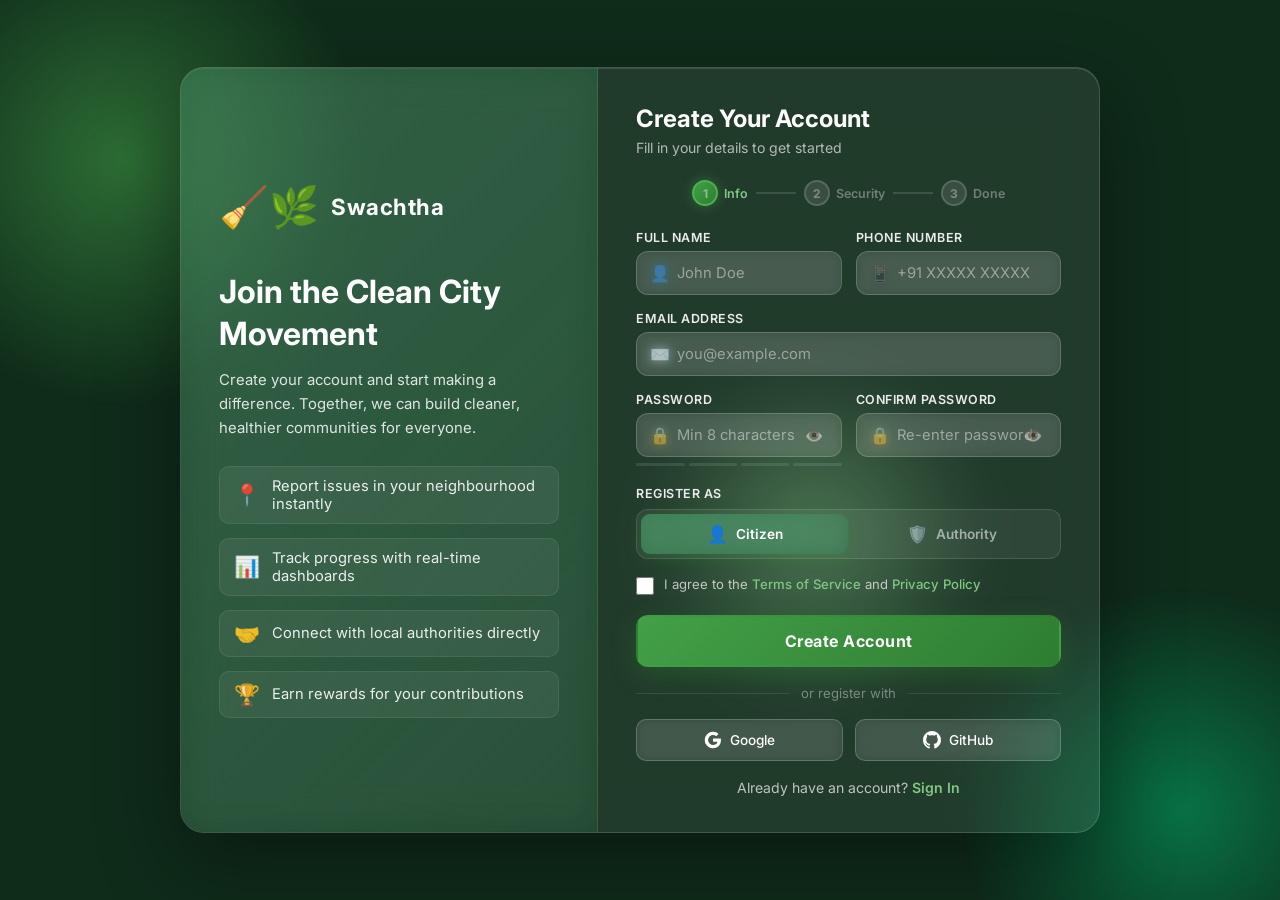
<file: reg.html>
<!DOCTYPE html>
<html lang="en">

<head>
    <meta charset="UTF-8">
    <meta name="viewport" content="width=device-width, initial-scale=1.0">
    <meta name="description" content="Register for Swachtha - Join the movement for cleaner cities">
    <title>Register - Swachtha</title>
    <link href="https://fonts.googleapis.com/css2?family=Inter:wght@400;500;600;700;800&display=swap" rel="stylesheet">
    <style>
        * {
            margin: 0;
            padding: 0;
            box-sizing: border-box;
        }

        body {
            font-family: 'Inter', sans-serif;
            background: #0f2b1a;
            min-height: 100vh;
            display: flex;
            align-items: center;
            justify-content: center;
            position: relative;
            overflow-x: hidden;
            overflow-y: auto;
            padding: 30px 0;
        }

        /* Floating gradient blobs */
        body::before {
            content: '';
            position: fixed;
            top: -10%;
            left: -10%;
            width: 500px;
            height: 500px;
            background: radial-gradient(circle, rgba(76, 175, 80, 0.5) 0%, transparent 70%);
            border-radius: 50%;
            animation: blob1 18s ease-in-out infinite;
            z-index: 0;
        }

        body::after {
            content: '';
            position: fixed;
            bottom: -15%;
            right: -10%;
            width: 450px;
            height: 450px;
            background: radial-gradient(circle, rgba(0, 200, 120, 0.45) 0%, transparent 70%);
            border-radius: 50%;
            animation: blob2 22s ease-in-out infinite;
            z-index: 0;
        }

        @keyframes blob1 {

            0%,
            100% {
                transform: translate(0, 0) scale(1);
            }

            33% {
                transform: translate(80px, 60px) scale(1.15);
            }

            66% {
                transform: translate(-40px, 100px) scale(0.9);
            }
        }

        @keyframes blob2 {

            0%,
            100% {
                transform: translate(0, 0) scale(1);
            }

            33% {
                transform: translate(-70px, -50px) scale(1.1);
            }

            66% {
                transform: translate(50px, -80px) scale(0.95);
            }
        }

        @keyframes bounce {

            0%,
            100% {
                transform: translateY(0);
            }

            50% {
                transform: translateY(-10px);
            }
        }

        @keyframes fadeInUp {
            from {
                opacity: 0;
                transform: translateY(20px);
            }

            to {
                opacity: 1;
                transform: translateY(0);
            }
        }

        @keyframes shake {

            0%,
            100% {
                transform: translateX(0);
            }

            20% {
                transform: translateX(-6px);
            }

            40% {
                transform: translateX(6px);
            }

            60% {
                transform: translateX(-4px);
            }

            80% {
                transform: translateX(4px);
            }
        }

        .register-wrapper {
            width: 100%;
            max-width: 960px;
            padding: 20px;
            position: relative;
            z-index: 1;
            animation: fadeInUp 0.6s ease-out;
        }

        .register-container {
            display: grid;
            grid-template-columns: 1fr 1.2fr;
            background: rgba(255, 255, 255, 0.08);
            border-radius: 24px;
            overflow: hidden;
            box-shadow: 0 30px 80px rgba(0, 0, 0, 0.35), inset 0 1px 0 rgba(255, 255, 255, 0.12);
            border: 1px solid rgba(255, 255, 255, 0.15);
            backdrop-filter: blur(24px);
            -webkit-backdrop-filter: blur(24px);
        }

        /* Left Side - Branding */
        .register-branding {
            background: linear-gradient(135deg, rgba(46, 125, 79, 0.45) 0%, rgba(27, 94, 54, 0.35) 100%);
            backdrop-filter: blur(16px);
            -webkit-backdrop-filter: blur(16px);
            border-right: 1px solid rgba(255, 255, 255, 0.08);
            padding: 45px 38px;
            display: flex;
            flex-direction: column;
            justify-content: center;
            gap: 20px;
        }

        .brand-header {
            display: flex;
            align-items: center;
            gap: 12px;
            margin-bottom: 20px;
        }

        .brand-header .logo-icon {
            font-size: 2.5rem;
            animation: bounce 2s ease-in-out infinite;
        }

        .brand-header .logo-text {
            font-size: 1.4rem;
            font-weight: 700;
            color: white;
            letter-spacing: 0.5px;
        }

        .brand-content h1 {
            font-size: 2rem;
            color: white;
            margin-bottom: 15px;
            line-height: 1.3;
        }

        .brand-content p {
            font-size: 0.93rem;
            color: rgba(255, 255, 255, 0.85);
            line-height: 1.6;
            margin-bottom: 25px;
        }

        .features-list {
            list-style: none;
            display: flex;
            flex-direction: column;
            gap: 14px;
        }

        .features-list li {
            display: flex;
            align-items: center;
            gap: 12px;
            font-size: 0.92rem;
            color: rgba(255, 255, 255, 0.9);
            padding: 10px 14px;
            background: rgba(255, 255, 255, 0.06);
            border-radius: 10px;
            border: 1px solid rgba(255, 255, 255, 0.08);
            transition: all 0.3s ease;
        }

        .features-list li:hover {
            background: rgba(255, 255, 255, 0.1);
            transform: translateX(4px);
        }

        .features-list li .feature-icon {
            font-size: 1.3rem;
            flex-shrink: 0;
        }

        /* Right Side - Form */
        .register-form-wrapper {
            padding: 36px 38px;
            display: flex;
            flex-direction: column;
            justify-content: center;
        }

        .form-header {
            margin-bottom: 24px;
        }

        .form-header h2 {
            font-size: 1.5rem;
            color: white;
            margin-bottom: 6px;
            font-weight: 700;
        }

        .form-header p {
            font-size: 0.88rem;
            color: rgba(255, 255, 255, 0.65);
        }

        /* Progress Steps */
        .progress-bar {
            display: flex;
            align-items: center;
            justify-content: center;
            gap: 0;
            margin-bottom: 24px;
        }

        .progress-step {
            display: flex;
            align-items: center;
            gap: 6px;
            font-size: 0.78rem;
            font-weight: 600;
            color: rgba(255, 255, 255, 0.35);
            transition: color 0.3s ease;
        }

        .progress-step.active {
            color: #81c784;
        }

        .progress-step.completed {
            color: #4caf50;
        }

        .step-number {
            width: 26px;
            height: 26px;
            border-radius: 50%;
            display: flex;
            align-items: center;
            justify-content: center;
            font-size: 0.75rem;
            font-weight: 700;
            background: rgba(255, 255, 255, 0.1);
            border: 2px solid rgba(255, 255, 255, 0.15);
            transition: all 0.3s ease;
        }

        .progress-step.active .step-number {
            background: linear-gradient(135deg, #43a047, #2e7d32);
            border-color: #4caf50;
            box-shadow: 0 0 12px rgba(76, 175, 80, 0.4);
        }

        .progress-step.completed .step-number {
            background: #4caf50;
            border-color: #4caf50;
        }

        .progress-line {
            width: 40px;
            height: 2px;
            background: rgba(255, 255, 255, 0.12);
            margin: 0 8px;
            position: relative;
            overflow: hidden;
        }

        .progress-line::after {
            content: '';
            position: absolute;
            top: 0;
            left: 0;
            height: 100%;
            width: 0%;
            background: #4caf50;
            transition: width 0.4s ease;
        }

        .progress-line.filled::after {
            width: 100%;
        }

        /* Form Row for side-by-side fields */
        .form-row {
            display: grid;
            grid-template-columns: 1fr 1fr;
            gap: 14px;
        }

        .form-group {
            margin-bottom: 16px;
        }

        .form-group label {
            display: block;
            font-size: 0.78rem;
            font-weight: 600;
            color: rgba(255, 255, 255, 0.9);
            margin-bottom: 6px;
            text-transform: uppercase;
            letter-spacing: 0.5px;
        }

        .input-wrapper {
            position: relative;
        }

        .input-wrapper .input-icon {
            position: absolute;
            left: 14px;
            top: 50%;
            transform: translateY(-50%);
            font-size: 1rem;
            opacity: 0.5;
            pointer-events: none;
            transition: opacity 0.3s ease;
        }

        .input-wrapper input {
            width: 100%;
            padding: 12px 14px 12px 40px;
            border: 1.5px solid rgba(255, 255, 255, 0.18);
            border-radius: 12px;
            background: rgba(255, 255, 255, 0.1);
            backdrop-filter: blur(6px);
            -webkit-backdrop-filter: blur(6px);
            color: white;
            font-size: 0.92rem;
            font-family: 'Inter', sans-serif;
            transition: all 0.35s cubic-bezier(0.4, 0, 0.2, 1);
        }

        .input-wrapper input::placeholder {
            color: rgba(255, 255, 255, 0.45);
        }

        .input-wrapper input:hover {
            border-color: rgba(76, 175, 80, 0.4);
            background: rgba(255, 255, 255, 0.09);
        }

        .input-wrapper input:focus {
            outline: none;
            border-color: #4caf50;
            background: rgba(255, 255, 255, 0.1);
            box-shadow: 0 0 0 4px rgba(76, 175, 80, 0.15);
        }

        .input-wrapper input:focus~.input-icon {
            opacity: 0.9;
        }

        .input-wrapper input.error {
            border-color: #ff4757;
            box-shadow: 0 0 0 4px rgba(255, 71, 87, 0.12);
            animation: shake 0.4s ease;
        }

        .input-wrapper input.valid {
            border-color: #4caf50;
        }

        .field-hint {
            font-size: 0.72rem;
            color: rgba(255, 255, 255, 0.4);
            margin-top: 4px;
        }

        .field-error {
            font-size: 0.72rem;
            color: #ff4757;
            margin-top: 4px;
            display: none;
        }

        .field-error.show {
            display: block;
        }

        /* Password strength meter */
        .password-strength {
            display: flex;
            gap: 4px;
            margin-top: 6px;
        }

        .strength-bar {
            flex: 1;
            height: 3px;
            border-radius: 2px;
            background: rgba(255, 255, 255, 0.1);
            transition: all 0.3s ease;
        }

        .strength-bar.weak {
            background: #ff4757;
        }

        .strength-bar.medium {
            background: #ffa502;
        }

        .strength-bar.strong {
            background: #4caf50;
        }

        .strength-text {
            font-size: 0.7rem;
            margin-top: 4px;
            font-weight: 600;
        }

        .strength-text.weak {
            color: #ff4757;
        }

        .strength-text.medium {
            color: #ffa502;
        }

        .strength-text.strong {
            color: #4caf50;
        }

        /* Toggle password visibility */
        .toggle-password {
            position: absolute;
            right: 14px;
            top: 50%;
            transform: translateY(-50%);
            background: none;
            border: none;
            color: rgba(255, 255, 255, 0.5);
            cursor: pointer;
            font-size: 1rem;
            padding: 4px;
            transition: color 0.3s ease;
        }

        .toggle-password:hover {
            color: rgba(255, 255, 255, 0.8);
        }

        /* Role Selector */
        .role-selector {
            margin-bottom: 16px;
        }

        .role-selector>label {
            display: block;
            font-size: 0.78rem;
            font-weight: 600;
            color: rgba(255, 255, 255, 0.9);
            margin-bottom: 8px;
            text-transform: uppercase;
            letter-spacing: 0.5px;
        }

        .role-toggle {
            display: flex;
            gap: 0;
            background: rgba(255, 255, 255, 0.06);
            border-radius: 12px;
            padding: 4px;
            border: 1.5px solid rgba(255, 255, 255, 0.12);
        }

        .role-toggle input[type="radio"] {
            display: none;
        }

        .role-toggle label {
            flex: 1;
            text-align: center;
            padding: 10px 16px;
            font-size: 0.85rem;
            font-weight: 600;
            color: rgba(255, 255, 255, 0.55);
            cursor: pointer;
            border-radius: 9px;
            transition: all 0.3s cubic-bezier(0.4, 0, 0.2, 1);
            text-transform: none;
            letter-spacing: 0;
            margin-bottom: 0;
            display: flex;
            align-items: center;
            justify-content: center;
            gap: 8px;
        }

        .role-toggle input[type="radio"]:checked+label {
            background: linear-gradient(135deg, rgba(67, 160, 103, 0.6), rgba(46, 125, 79, 0.5));
            color: white;
            box-shadow: 0 4px 15px rgba(46, 125, 50, 0.3);
            backdrop-filter: blur(8px);
        }

        .role-toggle label:hover {
            color: rgba(255, 255, 255, 0.8);
            background: rgba(255, 255, 255, 0.05);
        }

        .role-toggle input[type="radio"]:checked+label:hover {
            background: linear-gradient(135deg, rgba(67, 160, 103, 0.7), rgba(46, 125, 79, 0.6));
            color: white;
        }

        .role-icon {
            font-size: 1.05rem;
        }

        /* Terms checkbox */
        .terms-group {
            margin-bottom: 20px;
        }

        .terms-label {
            display: flex;
            align-items: flex-start;
            gap: 10px;
            cursor: pointer;
            color: rgba(255, 255, 255, 0.7);
            font-size: 0.82rem;
            line-height: 1.5;
        }

        .terms-label input[type="checkbox"] {
            width: 18px;
            height: 18px;
            cursor: pointer;
            accent-color: #4caf50;
            flex-shrink: 0;
            margin-top: 2px;
        }

        .terms-label a {
            color: #81c784;
            text-decoration: none;
            font-weight: 500;
            transition: color 0.3s ease;
        }

        .terms-label a:hover {
            color: #a5d6a7;
            text-decoration: underline;
        }

        .register-btn {
            width: 100%;
            padding: 14px 16px;
            background: linear-gradient(135deg, #43a047 0%, #2e7d32 100%);
            border: 2px solid transparent;
            border-radius: 12px;
            color: white;
            font-size: 1rem;
            font-weight: 700;
            font-family: 'Inter', sans-serif;
            cursor: pointer;
            transition: all 0.35s cubic-bezier(0.4, 0, 0.2, 1);
            box-shadow: 0 8px 24px rgba(46, 125, 50, 0.35);
            letter-spacing: 0.5px;
            position: relative;
            overflow: hidden;
        }

        .register-btn:hover:not(:disabled) {
            transform: translateY(-3px);
            box-shadow: 0 14px 36px rgba(46, 125, 50, 0.5);
        }

        .register-btn:active:not(:disabled) {
            transform: translateY(-1px);
        }

        .register-btn:disabled {
            opacity: 0.5;
            cursor: not-allowed;
        }

        .register-btn .btn-loading {
            display: none;
        }

        .register-btn.loading .btn-text {
            visibility: hidden;
        }

        .register-btn.loading .btn-loading {
            display: block;
            position: absolute;
            top: 50%;
            left: 50%;
            transform: translate(-50%, -50%);
        }

        .spinner {
            width: 22px;
            height: 22px;
            border: 3px solid rgba(255, 255, 255, 0.3);
            border-top-color: white;
            border-radius: 50%;
            animation: spin 0.7s linear infinite;
        }

        @keyframes spin {
            to {
                transform: rotate(360deg);
            }
        }

        .divider {
            display: flex;
            align-items: center;
            gap: 12px;
            margin: 18px 0;
            color: rgba(255, 255, 255, 0.4);
            font-size: 0.82rem;
        }

        .divider::before,
        .divider::after {
            content: '';
            flex: 1;
            height: 1px;
            background: rgba(255, 255, 255, 0.1);
        }

        .social-links {
            display: flex;
            gap: 12px;
        }

        .social-link {
            flex: 1;
            padding: 11px;
            border: 1px solid rgba(255, 255, 255, 0.2);
            border-radius: 10px;
            background: rgba(255, 255, 255, 0.08);
            backdrop-filter: blur(6px);
            -webkit-backdrop-filter: blur(6px);
            color: white;
            display: flex;
            align-items: center;
            justify-content: center;
            gap: 8px;
            cursor: pointer;
            transition: all 0.3s ease;
            text-decoration: none;
            font-size: 0.85rem;
            font-weight: 500;
        }

        .social-link:hover {
            border-color: #66bb6a;
            background: rgba(76, 175, 80, 0.1);
            transform: translateY(-2px);
        }

        .social-link svg {
            flex-shrink: 0;
        }

        .login-prompt {
            text-align: center;
            margin-top: 18px;
            font-size: 0.88rem;
            color: rgba(255, 255, 255, 0.7);
        }

        .login-prompt a {
            color: #81c784;
            text-decoration: none;
            font-weight: 600;
            transition: color 0.3s ease;
            margin-left: 4px;
        }

        .login-prompt a:hover {
            color: #a5d6a7;
        }

        .register-msg {
            margin-top: 14px;
            padding: 12px;
            border-radius: 10px;
            text-align: center;
            font-size: 0.88rem;
            font-weight: 500;
            animation: fadeInUp 0.3s ease-out;
        }

        .register-msg.success {
            background: rgba(129, 199, 132, 0.15);
            color: #81c784;
            border: 1px solid rgba(129, 199, 132, 0.3);
        }

        .register-msg.error {
            background: rgba(255, 71, 87, 0.15);
            color: #ff4757;
            border: 1px solid rgba(255, 71, 87, 0.3);
        }

        .home-link {
            position: fixed;
            top: 20px;
            left: 20px;
            display: flex;
            align-items: center;
            gap: 8px;
            color: white;
            text-decoration: none;
            font-weight: 600;
            transition: all 0.3s ease;
            z-index: 10;
            font-size: 0.9rem;
        }

        .home-link:hover {
            color: #a5d6a7;
            transform: translateX(-5px);
        }

        /* ========== Responsive Design ========== */

        /* Tablet landscape */
        @media (max-width: 920px) {
            .register-container {
                grid-template-columns: 1fr 1.3fr;
            }

            .register-branding {
                padding: 35px 28px;
            }

            .brand-content h1 {
                font-size: 1.7rem;
            }

            .register-form-wrapper {
                padding: 32px 28px;
            }
        }

        /* Tablet portrait */
        @media (max-width: 768px) {
            body {
                padding: 20px 0;
            }

            .register-container {
                grid-template-columns: 1fr;
            }

            .register-branding {
                display: none;
            }

            .register-form-wrapper {
                padding: 30px 28px;
            }

            .form-header {
                text-align: center;
                margin-bottom: 20px;
            }

            .form-header h2 {
                font-size: 1.4rem;
            }

            .form-row {
                grid-template-columns: 1fr 1fr;
                gap: 12px;
            }

            .form-group {
                margin-bottom: 14px;
            }

            .role-selector {
                margin-bottom: 14px;
            }

            .divider {
                margin: 14px 0;
            }

            .login-prompt {
                margin-top: 14px;
            }
        }

        /* Mobile */
        @media (max-width: 520px) {
            body {
                padding: 16px 0;
            }

            .register-wrapper {
                padding: 12px;
            }

            .register-form-wrapper {
                padding: 24px 20px;
            }

            .form-header h2 {
                font-size: 1.25rem;
            }

            .form-row {
                grid-template-columns: 1fr;
                gap: 0;
            }

            .role-toggle label {
                padding: 9px 12px;
                font-size: 0.82rem;
            }

            .progress-step span:not(.step-number) {
                display: none;
            }

            .progress-line {
                width: 28px;
            }

            .social-link {
                padding: 10px;
                font-size: 0.8rem;
            }

            .social-link span {
                display: none;
            }
        }

        /* Very small screens */
        @media (max-width: 360px) {
            .register-form-wrapper {
                padding: 20px 16px;
            }

            .form-header h2 {
                font-size: 1.15rem;
            }

            .input-wrapper input {
                padding: 10px 12px 10px 36px;
                font-size: 0.88rem;
            }

            .register-btn {
                padding: 12px 14px;
                font-size: 0.92rem;
            }
        }
    </style>
</head>

<body>
    <!-- Extra floating blob -->
    <div
        style="position:fixed;top:40%;left:50%;width:350px;height:350px;background:radial-gradient(circle,rgba(129,199,132,0.4) 0%,transparent 70%);border-radius:50%;animation:blob1 25s ease-in-out infinite reverse;z-index:0;">
    </div>



    <div class="register-wrapper">
        <div class="register-container">
            <!-- Left Side - Branding -->
            <div class="register-branding">
                <div class="brand-header">
                    <span class="logo-icon">🧹🌿</span>
                    <span class="logo-text">Swachtha</span>
                </div>
                <div class="brand-content">
                    <h1>Join the Clean City Movement</h1>
                    <p>Create your account and start making a difference. Together, we can build cleaner, healthier
                        communities for everyone.</p>
                    <ul class="features-list">
                        <li>
                            <span class="feature-icon">📍</span>
                            Report issues in your neighbourhood instantly
                        </li>
                        <li>
                            <span class="feature-icon">📊</span>
                            Track progress with real-time dashboards
                        </li>
                        <li>
                            <span class="feature-icon">🤝</span>
                            Connect with local authorities directly
                        </li>
                        <li>
                            <span class="feature-icon">🏆</span>
                            Earn rewards for your contributions
                        </li>
                    </ul>
                </div>
            </div>

            <!-- Right Side - Registration Form -->
            <div class="register-form-wrapper">
                <div class="form-header">
                    <h2>Create Your Account</h2>
                    <p>Fill in your details to get started</p>
                </div>

                <!-- Progress Steps -->
                <div class="progress-bar">
                    <div class="progress-step active" id="step1-indicator">
                        <span class="step-number">1</span>
                        <span>Info</span>
                    </div>
                    <div class="progress-line" id="line1"></div>
                    <div class="progress-step" id="step2-indicator">
                        <span class="step-number">2</span>
                        <span>Security</span>
                    </div>
                    <div class="progress-line" id="line2"></div>
                    <div class="progress-step" id="step3-indicator">
                        <span class="step-number">3</span>
                        <span>Done</span>
                    </div>
                </div>

                <form id="registerForm" onsubmit="return handleRegister(event)" novalidate>
                    <!-- Row 1: Full Name & Phone -->
                    <div class="form-row">
                        <div class="form-group">
                            <label for="fullname">Full Name</label>
                            <div class="input-wrapper">
                                <span class="input-icon">👤</span>
                                <input type="text" id="fullname" placeholder="John Doe" required autocomplete="name">
                            </div>
                            <div class="field-error" id="fullname-error">Please enter your full name</div>
                        </div>

                        <div class="form-group">
                            <label for="phone">Phone Number</label>
                            <div class="input-wrapper">
                                <span class="input-icon">📱</span>
                                <input type="tel" id="phone" placeholder="+91 XXXXX XXXXX" required autocomplete="tel">
                            </div>
                            <div class="field-error" id="phone-error">Enter a valid phone number</div>
                        </div>
                    </div>

                    <!-- Row 2: Email -->
                    <div class="form-group">
                        <label for="email">Email Address</label>
                        <div class="input-wrapper">
                            <span class="input-icon">✉️</span>
                            <input type="email" id="email" placeholder="you@example.com" required autocomplete="email">
                        </div>
                        <div class="field-error" id="email-error">Please enter a valid email address</div>
                    </div>

                    <!-- Row 3: Password & Confirm Password -->
                    <div class="form-row">
                        <div class="form-group">
                            <label for="pwd">Password</label>
                            <div class="input-wrapper">
                                <span class="input-icon">🔒</span>
                                <input type="password" id="pwd" placeholder="Min 8 characters" required
                                    autocomplete="new-password">
                                <button type="button" class="toggle-password" onclick="toggleVisibility('pwd', this)"
                                    aria-label="Toggle password visibility">👁️</button>
                            </div>
                            <div class="password-strength" id="strengthMeter">
                                <div class="strength-bar" id="bar1"></div>
                                <div class="strength-bar" id="bar2"></div>
                                <div class="strength-bar" id="bar3"></div>
                                <div class="strength-bar" id="bar4"></div>
                            </div>
                            <div class="strength-text" id="strengthText"></div>
                            <div class="field-error" id="pwd-error">Password must be at least 8 characters</div>
                        </div>

                        <div class="form-group">
                            <label for="confirmPwd">Confirm Password</label>
                            <div class="input-wrapper">
                                <span class="input-icon">🔒</span>
                                <input type="password" id="confirmPwd" placeholder="Re-enter password" required
                                    autocomplete="new-password">
                                <button type="button" class="toggle-password"
                                    onclick="toggleVisibility('confirmPwd', this)"
                                    aria-label="Toggle password visibility">👁️</button>
                            </div>
                            <div class="field-error" id="confirmPwd-error">Passwords do not match</div>
                        </div>
                    </div>

                    <!-- Role Selector -->
                    <div class="role-selector">
                        <label>Register As</label>
                        <div class="role-toggle">
                            <input type="radio" id="role-user" name="role" value="user" checked>
                            <label for="role-user"><span class="role-icon">👤</span> Citizen</label>
                            <input type="radio" id="role-admin" name="role" value="admin">
                            <label for="role-admin"><span class="role-icon">🛡️</span> Authority</label>
                        </div>
                    </div>

                    <!-- Terms -->
                    <div class="terms-group">
                        <label class="terms-label">
                            <input type="checkbox" id="terms" required>
                            <span>I agree to the <a href="#">Terms of Service</a> and <a href="#">Privacy
                                    Policy</a></span>
                        </label>
                        <div class="field-error" id="terms-error">You must accept the terms to continue</div>
                    </div>

                    <button type="submit" class="register-btn" id="registerBtn">
                        <span class="btn-text">Create Account</span>
                        <span class="btn-loading">
                            <div class="spinner"></div>
                        </span>
                    </button>
                </form>

                <p id="registerMsg" class="register-msg" style="display: none;"></p>

                <div class="divider">
                    <span>or register with</span>
                </div>

                <div class="social-links">
                    <a href="#" class="social-link" title="Google">
                        <svg xmlns="http://www.w3.org/2000/svg" width="18" height="18" viewBox="0 0 24 24"
                            fill="currentColor">
                            <path
                                d="M22.56 12.25c0-.78-.07-1.53-.2-2.25H12v4.26h5.92a5.06 5.06 0 01-2.2 3.32v2.77h3.57c2.08-1.92 3.28-4.74 3.28-8.1z" />
                            <path
                                d="M12 23c2.97 0 5.46-.98 7.28-2.66l-3.57-2.77c-.98.66-2.23 1.06-3.71 1.06-2.86 0-5.29-1.93-6.16-4.53H2.18v2.84C3.99 20.53 7.7 23 12 23z" />
                            <path
                                d="M5.84 14.09c-.22-.66-.35-1.36-.35-2.09s.13-1.43.35-2.09V7.07H2.18C1.43 8.55 1 10.22 1 12s.43 3.45 1.18 4.93l2.85-2.22.81-.62z" />
                            <path
                                d="M12 5.38c1.62 0 3.06.56 4.21 1.64l3.15-3.15C17.45 2.09 14.97 1 12 1 7.7 1 3.99 3.47 2.18 7.07l3.66 2.84c.87-2.6 3.3-4.53 6.16-4.53z" />
                        </svg>
                        <span>Google</span>
                    </a>
                    <a href="#" class="social-link" title="GitHub">
                        <svg xmlns="http://www.w3.org/2000/svg" width="18" height="18" viewBox="0 0 24 24"
                            fill="currentColor">
                            <path
                                d="M12 0c-6.626 0-12 5.373-12 12 0 5.302 3.438 9.8 8.207 11.387.599.111.793-.261.793-.577v-2.234c-3.338.726-4.033-1.416-4.033-1.416-.546-1.387-1.333-1.756-1.333-1.756-1.089-.745.083-.729.083-.729 1.205.084 1.839 1.237 1.839 1.237 1.07 1.834 2.807 1.304 3.492.997.107-.775.418-1.305.762-1.604-2.665-.305-5.467-1.334-5.467-5.931 0-1.311.469-2.381 1.236-3.221-.124-.303-.535-1.524.117-3.176 0 0 1.008-.322 3.301 1.23.957-.266 1.983-.399 3.003-.404 1.02.005 2.047.138 3.006.404 2.291-1.552 3.297-1.23 3.297-1.23.653 1.653.242 2.874.118 3.176.77.84 1.235 1.911 1.235 3.221 0 4.609-2.807 5.624-5.479 5.921.43.372.823 1.102.823 2.222v3.293c0 .319.192.694.801.576 4.765-1.589 8.199-6.086 8.199-11.386 0-6.627-5.373-12-12-12z" />
                        </svg>
                        <span>GitHub</span>
                    </a>
                </div>

                <p class="login-prompt">
                    Already have an account?<a href="index.html">Sign In</a>
                </p>
            </div>
        </div>
    </div>

    <script>
        // === Password Visibility Toggle ===
        function toggleVisibility(inputId, btn) {
            const input = document.getElementById(inputId);
            if (input.type === 'password') {
                input.type = 'text';
                btn.textContent = '🙈';
            } else {
                input.type = 'password';
                btn.textContent = '👁️';
            }
        }

        // === Password Strength Meter ===
        const pwdInput = document.getElementById('pwd');
        pwdInput.addEventListener('input', function () {
            const val = this.value;
            let score = 0;
            if (val.length >= 8) score++;
            if (/[A-Z]/.test(val)) score++;
            if (/[0-9]/.test(val)) score++;
            if (/[^A-Za-z0-9]/.test(val)) score++;

            const bars = ['bar1', 'bar2', 'bar3', 'bar4'];
            const strengthText = document.getElementById('strengthText');

            bars.forEach((id, i) => {
                const bar = document.getElementById(id);
                bar.className = 'strength-bar';
                if (i < score) {
                    if (score <= 1) bar.classList.add('weak');
                    else if (score <= 2) bar.classList.add('medium');
                    else bar.classList.add('strong');
                }
            });

            if (val.length === 0) {
                strengthText.textContent = '';
                strengthText.className = 'strength-text';
            } else if (score <= 1) {
                strengthText.textContent = 'Weak';
                strengthText.className = 'strength-text weak';
            } else if (score <= 2) {
                strengthText.textContent = 'Medium';
                strengthText.className = 'strength-text medium';
            } else {
                strengthText.textContent = 'Strong';
                strengthText.className = 'strength-text strong';
            }

            updateProgress();
        });

        // === Real-time Validation ===
        document.getElementById('confirmPwd').addEventListener('input', function () {
            const pwd = document.getElementById('pwd').value;
            const confirmError = document.getElementById('confirmPwd-error');
            if (this.value && this.value !== pwd) {
                this.classList.add('error');
                this.classList.remove('valid');
                confirmError.classList.add('show');
            } else if (this.value && this.value === pwd) {
                this.classList.remove('error');
                this.classList.add('valid');
                confirmError.classList.remove('show');
            } else {
                this.classList.remove('error', 'valid');
                confirmError.classList.remove('show');
            }
            updateProgress();
        });

        document.getElementById('email').addEventListener('input', function () {
            const emailError = document.getElementById('email-error');
            const emailRegex = /^[^\s@]+@[^\s@]+\.[^\s@]+$/;
            if (this.value && !emailRegex.test(this.value)) {
                this.classList.add('error');
                this.classList.remove('valid');
                emailError.classList.add('show');
            } else if (this.value && emailRegex.test(this.value)) {
                this.classList.remove('error');
                this.classList.add('valid');
                emailError.classList.remove('show');
            } else {
                this.classList.remove('error', 'valid');
                emailError.classList.remove('show');
            }
            updateProgress();
        });

        document.getElementById('fullname').addEventListener('input', function () {
            updateProgress();
        });

        document.getElementById('phone').addEventListener('input', function () {
            updateProgress();
        });

        // === Progress Bar Updates ===
        function updateProgress() {
            const fullname = document.getElementById('fullname').value.trim();
            const phone = document.getElementById('phone').value.trim();
            const email = document.getElementById('email').value.trim();
            const pwd = document.getElementById('pwd').value;
            const confirmPwd = document.getElementById('confirmPwd').value;
            const emailRegex = /^[^\s@]+@[^\s@]+\.[^\s@]+$/;

            const step1Done = fullname.length > 0 && phone.length > 0 && email.length > 0 && emailRegex.test(email);
            const step2Done = pwd.length >= 8 && confirmPwd === pwd;

            const step1Ind = document.getElementById('step1-indicator');
            const step2Ind = document.getElementById('step2-indicator');
            const step3Ind = document.getElementById('step3-indicator');
            const line1 = document.getElementById('line1');
            const line2 = document.getElementById('line2');

            if (step1Done) {
                step1Ind.className = 'progress-step completed';
                step1Ind.querySelector('.step-number').textContent = '✓';
                line1.classList.add('filled');
                step2Ind.classList.add('active');
            } else {
                step1Ind.className = 'progress-step active';
                step1Ind.querySelector('.step-number').textContent = '1';
                line1.classList.remove('filled');
                step2Ind.classList.remove('active');
            }

            if (step1Done && step2Done) {
                step2Ind.className = 'progress-step completed';
                step2Ind.querySelector('.step-number').textContent = '✓';
                line2.classList.add('filled');
                step3Ind.classList.add('active');
            } else if (step1Done) {
                step2Ind.className = 'progress-step active';
                step2Ind.querySelector('.step-number').textContent = '2';
                line2.classList.remove('filled');
                step3Ind.classList.remove('active');
            } else {
                step2Ind.className = 'progress-step';
                step2Ind.querySelector('.step-number').textContent = '2';
                line2.classList.remove('filled');
                step3Ind.classList.remove('active');
            }
        }

        // === Form Validation ===
        function validateForm() {
            let isValid = true;
            const fullname = document.getElementById('fullname');
            const phone = document.getElementById('phone');
            const email = document.getElementById('email');
            const pwd = document.getElementById('pwd');
            const confirmPwd = document.getElementById('confirmPwd');
            const terms = document.getElementById('terms');
            const emailRegex = /^[^\s@]+@[^\s@]+\.[^\s@]+$/;

            if (!fullname.value.trim()) {
                fullname.classList.add('error');
                document.getElementById('fullname-error').classList.add('show');
                isValid = false;
            } else {
                fullname.classList.remove('error');
                fullname.classList.add('valid');
                document.getElementById('fullname-error').classList.remove('show');
            }

            if (!phone.value.trim() || phone.value.trim().length < 10) {
                phone.classList.add('error');
                document.getElementById('phone-error').classList.add('show');
                isValid = false;
            } else {
                phone.classList.remove('error');
                phone.classList.add('valid');
                document.getElementById('phone-error').classList.remove('show');
            }

            if (!email.value.trim() || !emailRegex.test(email.value)) {
                email.classList.add('error');
                document.getElementById('email-error').classList.add('show');
                isValid = false;
            } else {
                email.classList.remove('error');
                email.classList.add('valid');
                document.getElementById('email-error').classList.remove('show');
            }

            if (pwd.value.length < 8) {
                pwd.classList.add('error');
                document.getElementById('pwd-error').classList.add('show');
                isValid = false;
            } else {
                pwd.classList.remove('error');
                pwd.classList.add('valid');
                document.getElementById('pwd-error').classList.remove('show');
            }

            if (confirmPwd.value !== pwd.value) {
                confirmPwd.classList.add('error');
                document.getElementById('confirmPwd-error').classList.add('show');
                isValid = false;
            } else {
                confirmPwd.classList.remove('error');
                confirmPwd.classList.add('valid');
                document.getElementById('confirmPwd-error').classList.remove('show');
            }

            if (!terms.checked) {
                document.getElementById('terms-error').classList.add('show');
                isValid = false;
            } else {
                document.getElementById('terms-error').classList.remove('show');
            }

            return isValid;
        }

        // === Registration using Backend API ===
        async function handleRegister(event) {
            event.preventDefault();

            if (!validateForm()) return false;

            const btn = document.getElementById('registerBtn');
            const registerMsg = document.getElementById('registerMsg');
            btn.classList.add('loading');
            btn.disabled = true;

            const fullname = document.getElementById('fullname').value.trim();
            const phone = document.getElementById('phone').value.trim();
            const email = document.getElementById('email').value.trim().toLowerCase();
            const password = document.getElementById('pwd').value;
            const role = document.querySelector('input[name="role"]:checked').value;

            try {
                const API = 'https://cleanify-6yh1.onrender.com';
                const res = await fetch(`${API}/api/auth/register`, {
                    method: 'POST',
                    headers: { 'Content-Type': 'application/json' },
                    body: JSON.stringify({ fullname, phone, email, password, role })
                });
                const data = await res.json();
                if (!res.ok) throw new Error(data.error || 'Registration failed');

                localStorage.setItem('Swachtha_token', data.token);
                localStorage.setItem('Swachtha_role', data.role);

                showMessage(registerMsg, '🎉 Account created successfully! Redirecting...', 'success');
                document.getElementById('step3-indicator').className = 'progress-step completed';
                document.getElementById('step3-indicator').querySelector('.step-number').textContent = '✓';

                setTimeout(() => {
                    if (data.role === 'admin') window.location.href = './admin.html';
                    else window.location.href = './user.html';
                }, 1500);
            } catch (err) {
                showMessage(registerMsg, '⚠️ ' + err.message, 'error');
                btn.classList.remove('loading');
                btn.disabled = false;
            }

            return false;
        }

        function showMessage(element, message, type) {
            element.innerText = message;
            element.className = `register-msg ${type}`;
            element.style.display = 'block';
        }
    </script>
</body>

</html>
</file>
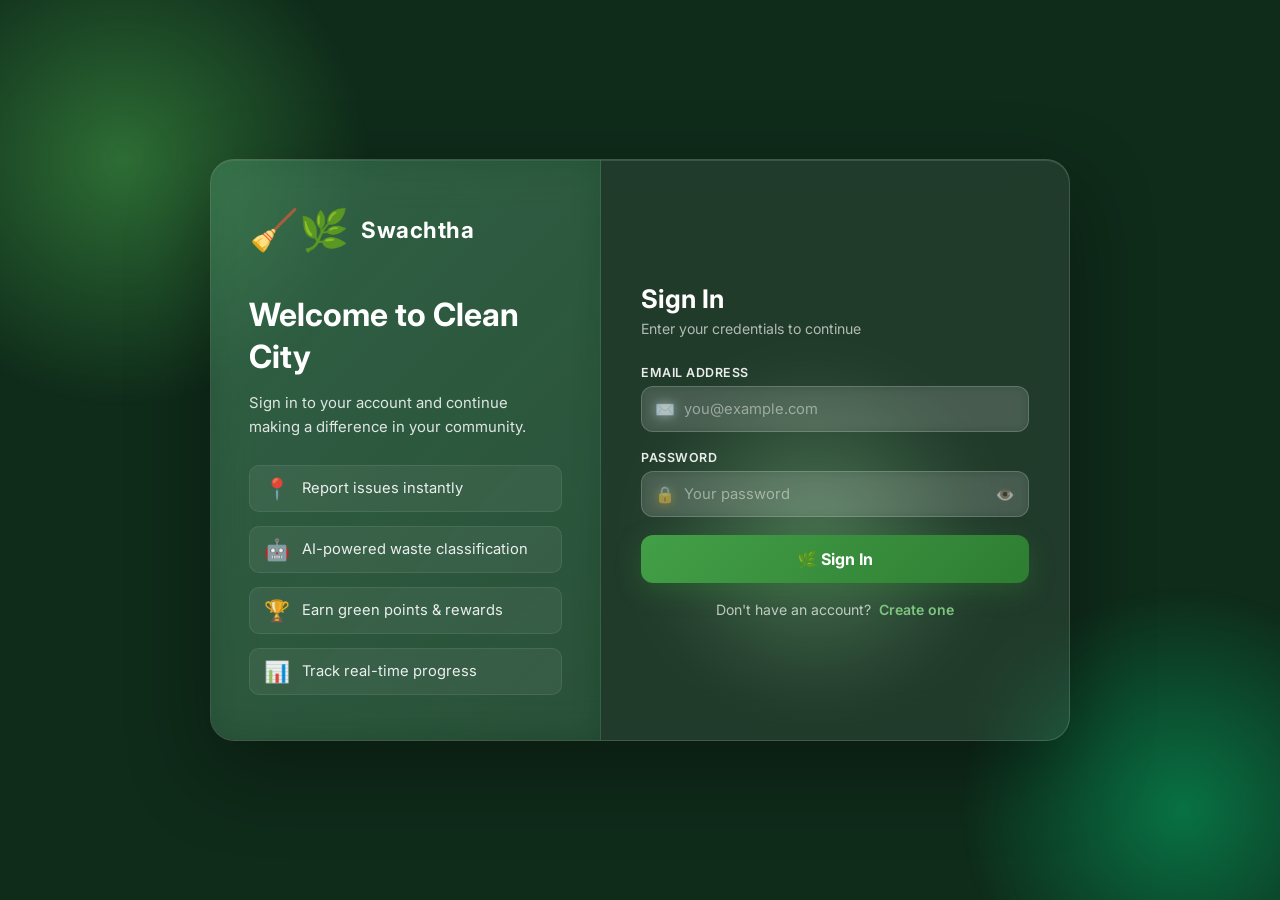
<file: report.html>
<!DOCTYPE html>
<html lang="en">
<head>
    <meta charset="UTF-8">
    <meta name="viewport" content="width=device-width, initial-scale=1.0">
    <title>Report Issue - Swachtha</title>
    <meta name="description" content="Report waste dumping, overflowing bins, and other cleanliness issues in your area">
    <link rel="stylesheet" href="./static/User.css">
</head>
<body>

    <nav>
        <h2 data-key="title">🌿 Swachtha</h2>
        <ul>
            <li><a href="./user.html" data-key="home">Home</a></li>
            <li><a href="./report.html" data-key="report">Report Issue</a></li>
            <li><a href="./ai.html" data-key="ai">AI Classifier</a></li>
            <li><a href="./eco.html" data-key="eco">Eco Store</a></li>
            <li><a href="./reward.html" data-key="reward">Rewards</a></li>
            <li>
                <select id="languageSwitcher" onchange="changeLanguage()">
                    <option value="en">🌐 English</option>
                    <option value="hi">🇮🇳 हिंदी</option>
                    <option value="kn">🇮🇳 ಕನ್ನಡ</option>
                    <option value="te">🇮🇳 తెలుగు</option>
                    <option value="mr">🇮🇳 मराठी</option>
                    <option value="ta">🇮🇳 தமிழ்</option>
                    <option value="bn">🇮🇳 বাংলা</option>
                    <option value="gu">🇮🇳 ગુજરાતી</option>
                </select>
            </li>
            <li><button onclick="logout()" style="background:none;border:1px solid rgba(255,255,255,0.4);color:white;padding:6px 14px;border-radius:8px;cursor:pointer;font-size:13px;">🚪 Logout</button></li>
        </ul>
    </nav>

    <div class="container">
        <h2 data-key="reportTitle">📋 Report an Issue</h2>

        <form id="reportForm">
            <label for="issueType" data-key="issueLabel">Select Issue Type:</label>
            <select id="issueType" required>
                <option value="">-- Select --</option>
                <option value="dumping">High Dumping Area</option>
                <option value="washroom">Unclean Washroom</option>
                <option value="bin">Overflowing Bin</option>
                <option value="drain">Blocked Drain</option>
                <option value="medical">Medical Waste Dump</option>
                <option value="industrial">Industrial Waste</option>
                <option value="animal">Dead Animals</option>
            </select>

            <label for="imageUpload" data-key="photoLabel">Upload Image:</label>
            <input type="file" id="imageUpload" accept="image/*">

            <label for="location" data-key="locationLabel">Location (Auto-detected or enter manually):</label>
            <input type="text" id="location" placeholder="Enter Location or use GPS" required>
            <button type="button" onclick="getLocation()" style="margin-top: 10px; width: auto; padding: 10px 20px;">
                📍 Detect My Location
            </button>

            <label for="description" data-key="descLabel">Description:</label>
            <textarea id="description" rows="5" placeholder="Describe the issue in detail..." required></textarea>

            <button type="submit" data-key="submitBtn" id="submitBtn">🚀 Submit Complaint</button>
        </form>

        <div id="successMessage" style="display: none; margin-top: 20px; padding: 20px; background: linear-gradient(135deg, #e8ffe8, #c8f0c8); border-radius: 12px; text-align: center;">
            <h3 style="color: #1a7f44;">✅ Complaint Submitted Successfully!</h3>
            <p>Your complaint ID: <strong id="complaintId"></strong></p>
            <p>We will review and take action within 48 hours.</p>
            <div id="pointsMsg" style="margin-top:10px;padding:8px;background:rgba(26,127,68,0.15);border-radius:8px;font-size:14px;color:#1a7f44;font-weight:600;display:none;"></div>
        </div>
    </div>

    <footer>
        <p>© 2026 Swachhta Platform | Built for a Clean India 🇮🇳</p>
    </footer>

    <script>
        const API = 'https://cleanify-6yh1.onrender.com';
        function getToken() { return localStorage.getItem('Swachtha_token'); }
        function logout() {
            fetch(`${API}/api/auth/logout`, { method: 'POST', headers: { 'Authorization': 'Bearer ' + getToken() } });
            localStorage.clear();
            window.location.href = './index.html';
        }

        // Redirect if not logged in
        if (!getToken()) { window.location.href = './index.html'; }

        function getLocation() {
            if (navigator.geolocation) {
                navigator.geolocation.getCurrentPosition(
                    (pos) => {
                        document.getElementById('location').value = `Lat: ${pos.coords.latitude.toFixed(6)}, Lng: ${pos.coords.longitude.toFixed(6)}`;
                    },
                    () => alert('Unable to get location. Please enter manually.')
                );
            } else {
                alert('Geolocation is not supported by this browser.');
            }
        }

        document.getElementById('reportForm').addEventListener('submit', async function (e) {
            e.preventDefault();
            const btn = document.getElementById('submitBtn');
            btn.disabled = true;
            btn.textContent = '⏳ Submitting...';

            const issueType = document.getElementById('issueType').value;
            const location = document.getElementById('location').value;
            const description = document.getElementById('description').value;
            const imageInput = document.getElementById('imageUpload');

            async function getImageBase64() {
                return new Promise((resolve) => {
                    if (!imageInput.files || !imageInput.files[0]) return resolve('');
                    const reader = new FileReader();
                    reader.onload = (ev) => {
                        const img = new Image();
                        img.onload = () => {
                            const canvas = document.createElement('canvas');
                            const maxW = 200;
                            const scale = maxW / img.width;
                            canvas.width = maxW;
                            canvas.height = img.height * scale;
                            canvas.getContext('2d').drawImage(img, 0, 0, canvas.width, canvas.height);
                            resolve(canvas.toDataURL('image/jpeg', 0.5));
                        };
                        img.src = ev.target.result;
                    };
                    reader.readAsDataURL(imageInput.files[0]);
                });
            }

            try {
                const imageData = await getImageBase64();
                const res = await fetch(`${API}/api/complaints`, {
                    method: 'POST',
                    headers: {
                        'Content-Type': 'application/json',
                        'Authorization': 'Bearer ' + getToken()
                    },
                    body: JSON.stringify({
                        type: 'report',
                        issueType,
                        location,
                        description,
                        image: imageData
                    })
                });

                const data = await res.json();
                if (!res.ok) throw new Error(data.error || 'Submission failed');

                document.getElementById('complaintId').textContent = data.id;
                document.getElementById('successMessage').style.display = 'block';
                if (data.points_awarded) {
                    const pm = document.getElementById('pointsMsg');
                    pm.textContent = `✨ +${data.points_awarded} Green Points Earned!`;
                    pm.style.display = 'block';
                }
                this.reset();
                document.getElementById('successMessage').scrollIntoView({ behavior: 'smooth' });
            } catch (err) {
                alert('Error: ' + err.message);
            } finally {
                btn.disabled = false;
                btn.textContent = '🚀 Submit Complaint';
            }
        });

        // Translation
        const translations = {
            en: {
                title: "🌿 Swachtha", home: "Home", report: "Report Issue", ai: "AI Classifier",
                eco: "Eco Store", reward: "Rewards", reportTitle: "📋 Report an Issue",
                issueLabel: "Select Issue Type:", photoLabel: "Upload Image:",
                locationLabel: "Location (Auto-detected or enter manually):",
                descLabel: "Description:", submitBtn: "🚀 Submit Complaint"
            }
        };
        const translationCache = {};
        async function fetchTranslation(text, targetLang) {
            if (targetLang === "en") return text;
            const cacheKey = text + "|" + targetLang;
            if (translationCache[cacheKey]) return translationCache[cacheKey];
            try {
                const url = `https://api.mymemory.translated.net/get?q=${encodeURIComponent(text)}&langpair=en|${targetLang}`;
                const res = await fetch(url);
                const data = await res.json();
                return translationCache[cacheKey] = data.responseData.translatedText;
            } catch { return text; }
        }
        async function changeLanguage() {
            const lang = document.getElementById("languageSwitcher").value;
            localStorage.setItem('preferredLanguage', lang);
            for (let el of document.querySelectorAll("[data-key]")) {
                const key = el.getAttribute("data-key");
                const orig = translations.en[key];
                if (!orig) continue;
                el.textContent = lang === "en" ? orig : await fetchTranslation(orig, lang);
            }
        }
        window.addEventListener('DOMContentLoaded', () => {
            const savedLang = localStorage.getItem('preferredLanguage');
            if (savedLang && savedLang !== 'en') {
                document.getElementById('languageSwitcher').value = savedLang;
                changeLanguage();
            }
        });
    </script>
</body>
</html>
</file>
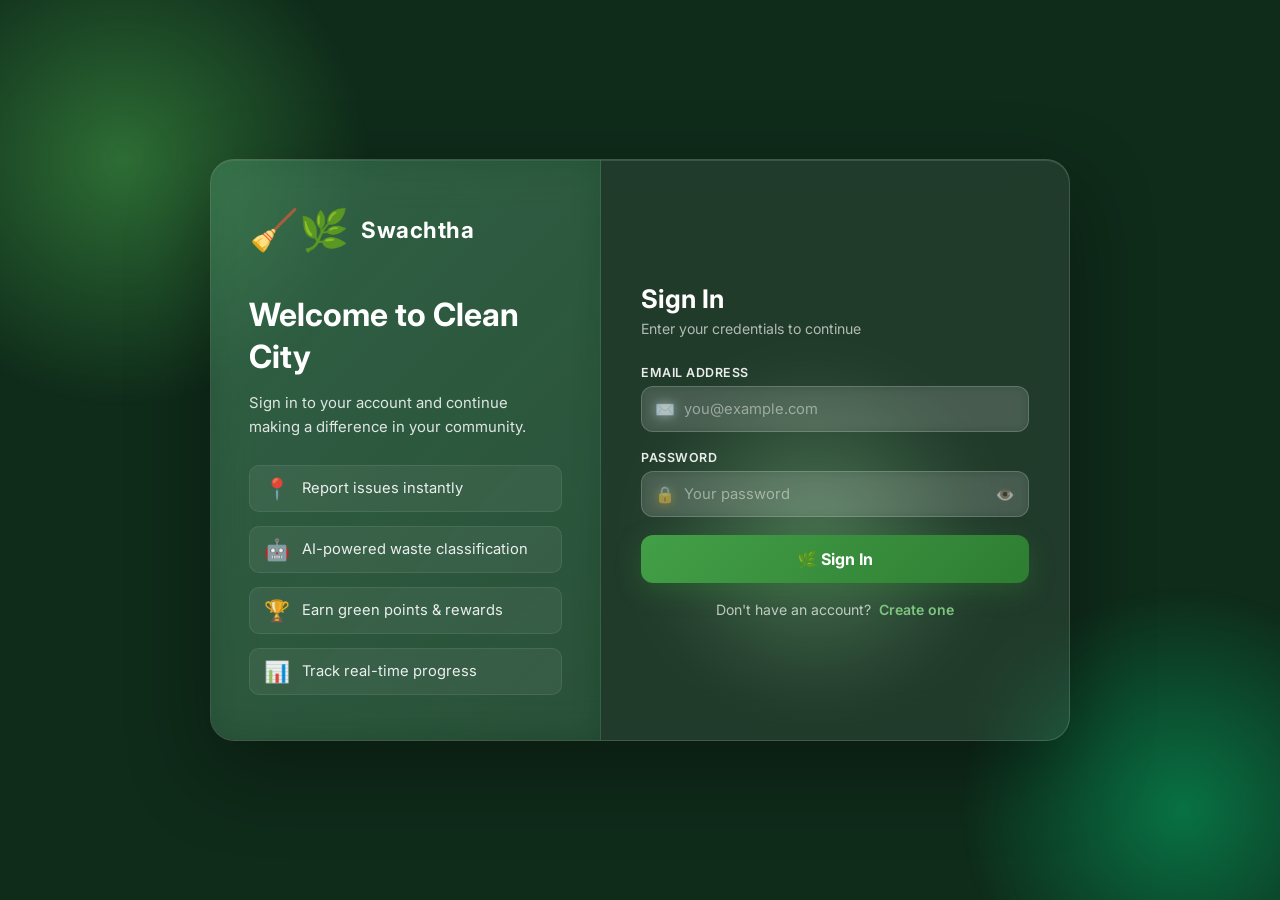
<file: reward.html>
<!DOCTYPE html>
<html lang="en">
<head>
    <meta charset="UTF-8">
    <meta name="viewport" content="width=device-width, initial-scale=1.0">
    <title>Rewards - Swachtha</title>
    <link rel="stylesheet" href="./static/User.css">
</head>
<body>
    <nav>
        <h2>🌿 Swachtha</h2>
        <ul>
            <li><a href="./user.html">Home</a></li>
            <li><a href="./report.html">Report Issue</a></li>
            <li><a href="./ai.html">AI Classifier</a></li>
            <li><a href="./eco.html">Eco Store</a></li>
            <li><a href="./reward.html">Rewards</a></li>
            <li>
                <select id="languageSwitcher">
                    <option value="en">🌐 English</option>
                    <option value="hi">🇮🇳 हिंदी</option>
                    <option value="kn">🇮🇳 ಕನ್ನಡ</option>
                    <option value="te">🇮🇳 తెలుగు</option>
                    <option value="mr">🇮🇳 मराठी</option>
                </select>
            </li>
            <li><button onclick="logout()" style="background:none;border:1px solid rgba(255,255,255,0.4);color:white;padding:6px 14px;border-radius:8px;cursor:pointer;font-size:13px;">🚪 Logout</button></li>
        </ul>
    </nav>

    <div class="rewards">
        <!-- Profile Summary -->
        <div style="text-align:center;margin-bottom:25px;">
            <div style="width:80px;height:80px;background:linear-gradient(135deg,#1a7f44,#65a53b);border-radius:50%;margin:0 auto 15px;display:flex;align-items:center;justify-content:center;font-size:35px;box-shadow:0 8px 25px rgba(26,127,68,0.3);">
                👤
            </div>
            <h2 id="profileName" style="margin:0;color:#1a7f44;">Loading...</h2>
        </div>

        <!-- Points Card -->
        <div style="background:linear-gradient(135deg,#1a7f44,#65a53b);color:white;padding:25px;border-radius:16px;text-align:center;margin-bottom:25px;box-shadow:0 8px 30px rgba(26,127,68,0.3);">
            <p style="margin:0;font-size:14px;opacity:0.9;">Total Green Points</p>
            <h1 style="font-size:2.5rem;margin:10px 0;">🌟 <span id="totalPoints">—</span></h1>
            <span id="nextLevelMsg" style="background:rgba(255,255,255,0.2);padding:5px 15px;border-radius:20px;font-size:13px;">🎯 Loading...</span>
        </div>

        <!-- Badges -->
        <h3 style="color:#1a7f44;margin-bottom:15px;">🏆 Your Badges</h3>
        <div id="badgesContainer">
            <div style="text-align:center;color:#999;padding:20px;">Loading badges...</div>
        </div>

        <!-- Recent Activity -->
        <h3 style="color:#1a7f44;margin:25px 0 15px;">📊 Recent Complaints</h3>
        <div id="activityContainer" style="background:#f9f9f9;border-radius:12px;padding:15px;">
            <div style="text-align:center;color:#999;">Loading activity...</div>
        </div>

        <!-- Global Rewards -->
        <h3 style="color:#1a7f44;margin:25px 0 15px;">🌟 Community Rewards</h3>
        <div id="communityRewards" style="background:#f9f9f9;border-radius:12px;padding:15px;">
            <div style="text-align:center;color:#999;">Loading...</div>
        </div>
    </div>

    <footer>
        <p>© 2026 Swachhta Platform | Built for a Clean India 🇮🇳</p>
    </footer>

    <script>
        const API = 'https://cleanify-6yh1.onrender.com';
        function getToken() { return localStorage.getItem('Swachtha_token'); }
        function logout() {
            fetch(`${API}/api/auth/logout`, { method: 'POST', headers: { 'Authorization': 'Bearer ' + getToken() } });
            localStorage.clear();
            window.location.href = './index.html';
        }
        if (!getToken()) { window.location.href = './index.html'; }

        async function loadProfile() {
            try {
                const res = await fetch(`${API}/api/profile`, {
                    headers: { 'Authorization': 'Bearer ' + getToken() }
                });
                const profile = await res.json();
                if (!res.ok) throw new Error();

                document.getElementById('profileName').textContent = `${profile.fullname} — Level ${profile.level}`;
                document.getElementById('totalPoints').textContent = profile.green_points;
                document.getElementById('nextLevelMsg').textContent = `🎯 ${profile.points_to_next} more points to next level`;

                // Render badges
                const badgesHtml = profile.badges.map(b => `
                    <div class="badge" style="${b.earned ? '' : 'opacity:0.6;'}">
                        <p>${b.name}</p>
                        ${b.earned
                            ? `<span style="background:#1a7f44;color:white;padding:5px 12px;border-radius:15px;font-size:12px;">✓ Earned</span>`
                            : `<span style="background:#ccc;color:#666;padding:5px 12px;border-radius:15px;font-size:12px;">🔒 ${b.progress || 0}/${b.max}</span>`
                        }
                    </div>
                `).join('');
                document.getElementById('badgesContainer').innerHTML = badgesHtml;

            } catch {
                document.getElementById('profileName').textContent = 'Unable to load profile';
            }
        }

        async function loadActivity() {
            try {
                const res = await fetch(`${API}/api/complaints`, {
                    headers: { 'Authorization': 'Bearer ' + getToken() }
                });
                const complaints = await res.json();

                if (!complaints.length) {
                    document.getElementById('activityContainer').innerHTML = `<p style="text-align:center;color:#999;">No complaints filed yet.</p>`;
                    return;
                }

                const icons = { dumping:'🚛', washroom:'🚿', bin:'🗑️', drain:'🕳️', medical:'💊', industrial:'🏭', animal:'🐾' };
                const recentHtml = complaints.slice(0, 5).map(c => `
                    <div style="display:flex;justify-content:space-between;align-items:center;padding:10px 0;border-bottom:1px solid #eee;">
                        <span>${icons[c.issueType] || '📋'} ${c.issueType || 'Issue'} — ${c.location}</span>
                        <div style="text-align:right;">
                            <span style="color:#1a7f44;font-weight:600;">+15 pts</span><br>
                            <span style="font-size:11px;color:#999;">${new Date(c.timestamp).toLocaleDateString('en-IN')}</span>
                        </div>
                    </div>
                `).join('');
                document.getElementById('activityContainer').innerHTML = recentHtml;
            } catch {
                document.getElementById('activityContainer').innerHTML = `<p style="color:#999;text-align:center;">Unable to load activity.</p>`;
            }
        }

        async function loadCommunityRewards() {
            try {
                const res = await fetch(`${API}/api/rewards`, {
                    headers: { 'Authorization': 'Bearer ' + getToken() }
                });
                const rewards = await res.json();

                if (!rewards.length) {
                    document.getElementById('communityRewards').innerHTML = `<p style="text-align:center;color:#999;">No community rewards yet.</p>`;
                    return;
                }

                const html = rewards.slice(0, 5).map(r => `
                    <div style="display:flex;justify-content:space-between;align-items:center;padding:10px 0;border-bottom:1px solid #eee;">
                        <div>
                            <strong>${r.recipient}</strong>
                            <span style="font-size:12px;color:#666;display:block;">${r.reward_type} — ${r.reason || ''}</span>
                        </div>
                        <span style="color:#1a7f44;font-weight:600;">+${r.points} pts</span>
                    </div>
                `).join('');
                document.getElementById('communityRewards').innerHTML = html;
            } catch {
                document.getElementById('communityRewards').innerHTML = `<p style="color:#999;text-align:center;">Unable to load.</p>`;
            }
        }

        window.addEventListener('DOMContentLoaded', () => {
            loadProfile();
            loadActivity();
            loadCommunityRewards();
        });
    </script>
</body>
</html>
</file>
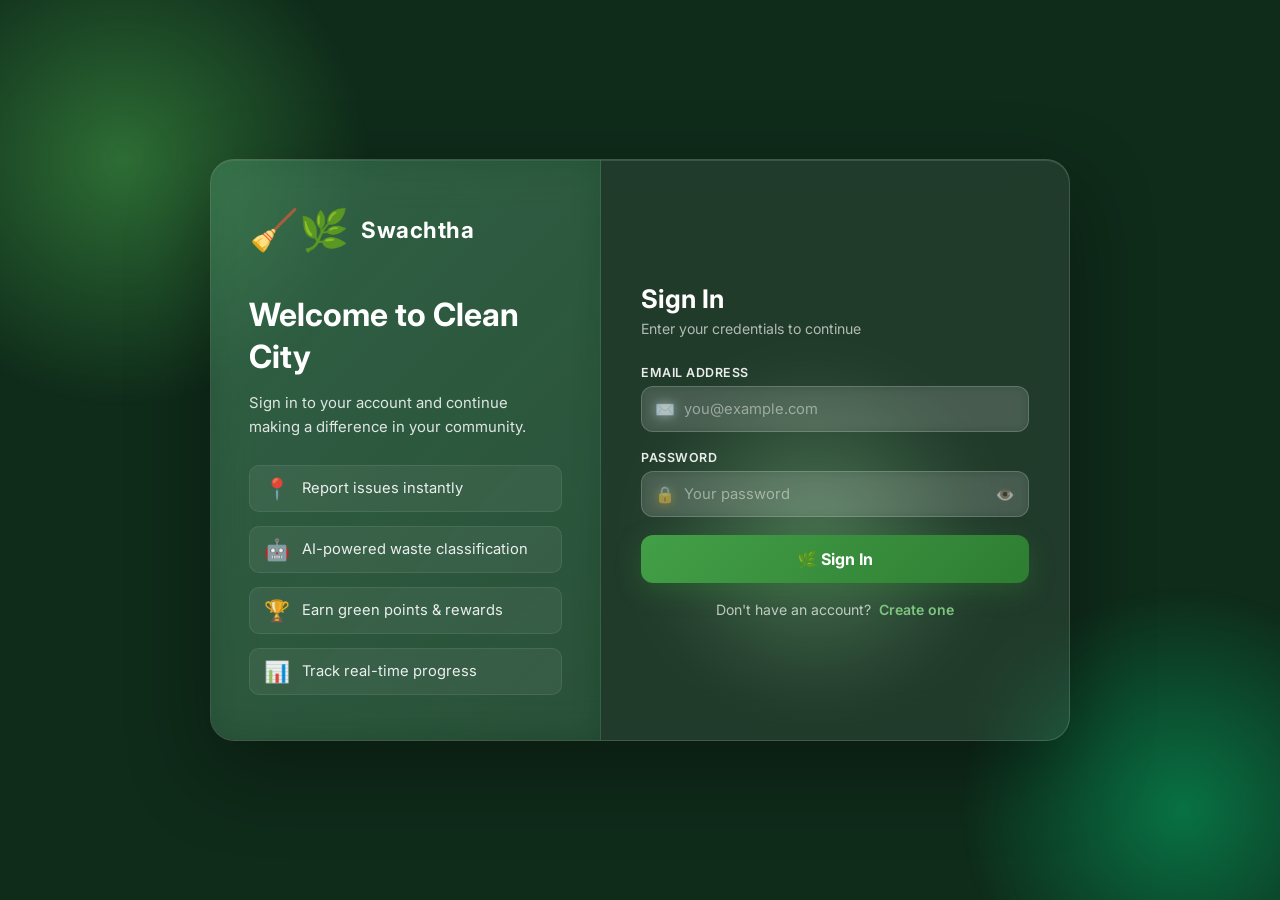
<file: user.html>
<!DOCTYPE html>
<html lang="en">
<head>
    <meta charset="UTF-8">
    <meta name="viewport" content="width=device-width, initial-scale=1.0">
    <title>Swachtha - Home</title>
    <link rel="stylesheet" href="./static/User.css">
</head>
<body>
    <nav>
        <h2 data-key="title">🌿 Swachtha</h2>
        <ul>
            <li><a href="./user.html" data-key="home">Home</a></li>
            <li><a href="./report.html" data-key="report">Report Issue</a></li>
            <li><a href="./ai.html" data-key="ai">AI Classifier</a></li>
            <li><a href="./eco.html" data-key="eco">Eco Store</a></li>
            <li><a href="./reward.html" data-key="rewards">Rewards</a></li>
            <li>
                <select id="languageSwitcher" onchange="changeLanguage()">
                    <option value="en">🌐 English</option>
                    <option value="hi">🇮🇳 हिंदी</option>
                    <option value="kn">🇮🇳 ಕನ್ನಡ</option>
                    <option value="te">🇮🇳 తెలుగు</option>
                    <option value="mr">🇮🇳 मराठी</option>
                    <option value="ta">🇮🇳 தமிழ்</option>
                    <option value="bn">🇮🇳 বাংলা</option>
                    <option value="gu">🇮🇳 ગુજરાતી</option>
                </select>
            </li>
            <li><button onclick="logout()" style="background:none;border:1px solid rgba(255,255,255,0.4);color:white;padding:6px 14px;border-radius:8px;cursor:pointer;font-size:13px;">🚪 Logout</button></li>
        </ul>
    </nav>

    <div class="container" style="max-width:900px;">
        <div style="text-align:center;margin-bottom:30px;">
            <div style="font-size:80px;">🌿</div>
            <h1 id="welcomeMsg" data-key="welcome" style="color:#1a7f44;font-size:2rem;margin:10px 0;">Welcome back!</h1>
            <p data-key="tagline" style="color:#666;">Together we build a cleaner, greener city.</p>
        </div>

        <!-- Quick Stats -->
        <div id="statsRow" style="display:grid;grid-template-columns:repeat(auto-fit,minmax(160px,1fr));gap:16px;margin-bottom:30px;">
            <div style="background:white;border-radius:14px;padding:20px;text-align:center;box-shadow:0 4px 15px rgba(0,0,0,0.08);">
                <div style="font-size:30px;">🌟</div>
                <div id="userPoints" style="font-size:1.8rem;font-weight:700;color:#1a7f44;">—</div>
                <div data-key="greenPoints" style="font-size:13px;color:#666;">Green Points</div>
            </div>
            <div style="background:white;border-radius:14px;padding:20px;text-align:center;box-shadow:0 4px 15px rgba(0,0,0,0.08);">
                <div style="font-size:30px;">📋</div>
                <div id="userComplaints" style="font-size:1.8rem;font-weight:700;color:#1a7f44;">—</div>
                <div data-key="reportsFiled" style="font-size:13px;color:#666;">Reports Filed</div>
            </div>
            <div style="background:white;border-radius:14px;padding:20px;text-align:center;box-shadow:0 4px 15px rgba(0,0,0,0.08);">
                <div style="font-size:30px;">✅</div>
                <div id="userResolved" style="font-size:1.8rem;font-weight:700;color:#1a7f44;">—</div>
                <div data-key="resolved" style="font-size:13px;color:#666;">Resolved</div>
            </div>
            <div style="background:white;border-radius:14px;padding:20px;text-align:center;box-shadow:0 4px 15px rgba(0,0,0,0.08);">
                <div style="font-size:30px;">🏆</div>
                <div id="userLevel" style="font-size:1.8rem;font-weight:700;color:#1a7f44;">—</div>
                <div data-key="level" style="font-size:13px;color:#666;">Level</div>
            </div>
        </div>

        <!-- Quick Actions -->
        <h3 data-key="quickActions" style="color:#1a7f44;margin-bottom:15px;">⚡ Quick Actions</h3>
        <div style="display:grid;grid-template-columns:repeat(auto-fit,minmax(200px,1fr));gap:16px;margin-bottom:30px;">
            <a href="./report.html" style="background:linear-gradient(135deg,#1a7f44,#65a53b);color:white;padding:20px;border-radius:14px;text-decoration:none;text-align:center;transition:transform 0.2s;">
                <div style="font-size:30px;margin-bottom:8px;">📋</div>
                <strong data-key="reportAction">Report an Issue</strong>
                <p data-key="reportSub" style="font-size:12px;opacity:0.85;margin-top:4px;">Dumping, bins, drains</p>
            </a>
            <a href="./ai.html" style="background:linear-gradient(135deg,#2196F3,#1565C0);color:white;padding:20px;border-radius:14px;text-decoration:none;text-align:center;transition:transform 0.2s;">
                <div style="font-size:30px;margin-bottom:8px;">🤖</div>
                <strong data-key="aiAction">AI Waste Classifier</strong>
                <p data-key="aiSub" style="font-size:12px;opacity:0.85;margin-top:4px;">Dry, Wet or E-Waste?</p>
            </a>
            <a href="./washroom.html" style="background:linear-gradient(135deg,#9C27B0,#6A1B9A);color:white;padding:20px;border-radius:14px;text-decoration:none;text-align:center;transition:transform 0.2s;">
                <div style="font-size:30px;margin-bottom:8px;">🚿</div>
                <strong data-key="washroomAction">Washroom Report</strong>
                <p data-key="washroomSub" style="font-size:12px;opacity:0.85;margin-top:4px;">Unclean washroom</p>
            </a>
            <a href="./eco.html" style="background:linear-gradient(135deg,#FF9800,#E65100);color:white;padding:20px;border-radius:14px;text-decoration:none;text-align:center;transition:transform 0.2s;">
                <div style="font-size:30px;margin-bottom:8px;">🛒</div>
                <strong data-key="ecoAction">Eco Store</strong>
                <p data-key="ecoSub" style="font-size:12px;opacity:0.85;margin-top:4px;">Sustainable products</p>
            </a>
            <a href="./waste.html" style="background:linear-gradient(135deg,#00897B,#00695C);color:white;padding:20px;border-radius:14px;text-decoration:none;text-align:center;transition:transform 0.2s;">
                <div style="font-size:30px;margin-bottom:8px;">🚛</div>
                <strong data-key="trackAction">Track Waste Picker</strong>
                <p data-key="trackSub" style="font-size:12px;opacity:0.85;margin-top:4px;">Live location tracking</p>
            </a>
        </div>

        <!-- Recent Complaints -->
        <h3 data-key="recentReports" style="color:#1a7f44;margin-bottom:15px;">📋 My Recent Reports</h3>
        <div id="recentComplaints" style="background:white;border-radius:14px;padding:20px;box-shadow:0 4px 15px rgba(0,0,0,0.08);">
            <p style="color:#999;text-align:center;">Loading...</p>
        </div>
    </div>

    <footer><p>© 2026 Swachhta Platform | Built for a Clean India 🇮🇳</p></footer>

    <script>
        const API = 'https://cleanify-6yh1.onrender.com';
        function getToken() { return localStorage.getItem('Swachtha_token'); }
        function logout() {
            fetch(`${API}/api/auth/logout`, { method:'POST', headers:{'Authorization':'Bearer '+getToken()} });
            localStorage.clear(); window.location.href = './index.html';
        }
        if (!getToken()) { window.location.href = './index.html'; }

        const icons = { dumping:'🚛', washroom:'🚿', bin:'🗑️', drain:'🕳️', medical:'💊', industrial:'🏭', animal:'🐾', ewaste:'💻' };
        const statusColors = { 'Pending':'#f39c12', 'In Progress':'#3498db', 'Resolved':'#27ae60', 'Rejected':'#e74c3c' };

        async function loadData() {
            try {
                const [profileRes, complaintsRes] = await Promise.all([
                    fetch(`${API}/api/profile`, { headers:{'Authorization':'Bearer '+getToken()} }),
                    fetch(`${API}/api/complaints`, { headers:{'Authorization':'Bearer '+getToken()} })
                ]);
                if (profileRes.status === 401) { window.location.href = './index.html'; return; }
                const profile = await profileRes.json();
                const complaints = await complaintsRes.json();
                document.getElementById('welcomeMsg').textContent = `Welcome back, ${profile.fullname}! 👋`;
                document.getElementById('userPoints').textContent = profile.green_points;
                document.getElementById('userComplaints').textContent = profile.total_complaints;
                document.getElementById('userResolved').textContent = profile.resolved_complaints;
                document.getElementById('userLevel').textContent = profile.level;
                if (!complaints.length) {
                    document.getElementById('recentComplaints').innerHTML = `<p style="text-align:center;color:#999;">No reports filed yet. <a href="./report.html" style="color:#1a7f44;">Report your first issue!</a></p>`;
                    return;
                }
                document.getElementById('recentComplaints').innerHTML = complaints.slice(0,5).map(c => `
                    <div style="display:flex;justify-content:space-between;align-items:center;padding:12px 0;border-bottom:1px solid #f0f0f0;">
                        <div style="display:flex;align-items:center;gap:10px;">
                            <span style="font-size:20px;">${icons[c.issueType]||'📋'}</span>
                            <div>
                                <strong style="font-size:14px;">${c.location||'Unknown location'}</strong>
                                <div style="font-size:12px;color:#999;">${(c.description||'').substring(0,50)}${(c.description||'').length>50?'...':''}</div>
                                <div style="font-size:11px;color:#bbb;">${new Date(c.timestamp).toLocaleDateString('en-IN')}</div>
                            </div>
                        </div>
                        <span style="padding:4px 12px;border-radius:20px;font-size:12px;font-weight:600;background:${statusColors[c.status]}22;color:${statusColors[c.status]};">${c.status}</span>
                    </div>`).join('');
            } catch(err) { console.error(err); }
        }

        // ── Translation System (8 languages) ──
        const T = {
            en: { title:'🌿 Swachtha', home:'Home', report:'Report Issue', ai:'AI Classifier', eco:'Eco Store', rewards:'Rewards',
                  welcome:'Welcome back!', tagline:'Together we build a cleaner, greener city.', greenPoints:'Green Points',
                  reportsFiled:'Reports Filed', resolved:'Resolved', level:'Level', quickActions:'⚡ Quick Actions',
                  reportAction:'Report an Issue', reportSub:'Dumping, bins, drains', aiAction:'AI Waste Classifier',
                  aiSub:'Dry, Wet or E-Waste?', washroomAction:'Washroom Report', washroomSub:'Unclean washroom',
                  ecoAction:'Eco Store', ecoSub:'Sustainable products', trackAction:'Track Waste Picker',
                  trackSub:'Live location tracking', recentReports:'📋 My Recent Reports' }
        };
        const cache = {};
        async function translate(text, lang) {
            if (lang === 'en') return text;
            const k = text+'|'+lang;
            if (cache[k]) return cache[k];
            try {
                const r = await fetch(`https://api.mymemory.translated.net/get?q=${encodeURIComponent(text)}&langpair=en|${lang}`);
                const d = await r.json();
                return cache[k] = d.responseData.translatedText;
            } catch { return text; }
        }
        async function changeLanguage() {
            const lang = document.getElementById('languageSwitcher').value;
            localStorage.setItem('preferredLanguage', lang);
            for (const el of document.querySelectorAll('[data-key]')) {
                const key = el.getAttribute('data-key');
                if (!T.en[key]) continue;
                el.textContent = lang === 'en' ? T.en[key] : await translate(T.en[key], lang);
            }
        }
        window.addEventListener('DOMContentLoaded', () => {
            loadData();
            const saved = localStorage.getItem('preferredLanguage');
            if (saved && saved !== 'en') {
                document.getElementById('languageSwitcher').value = saved;
                changeLanguage();
            }
        });
    </script>
</body>
</html>
</file>
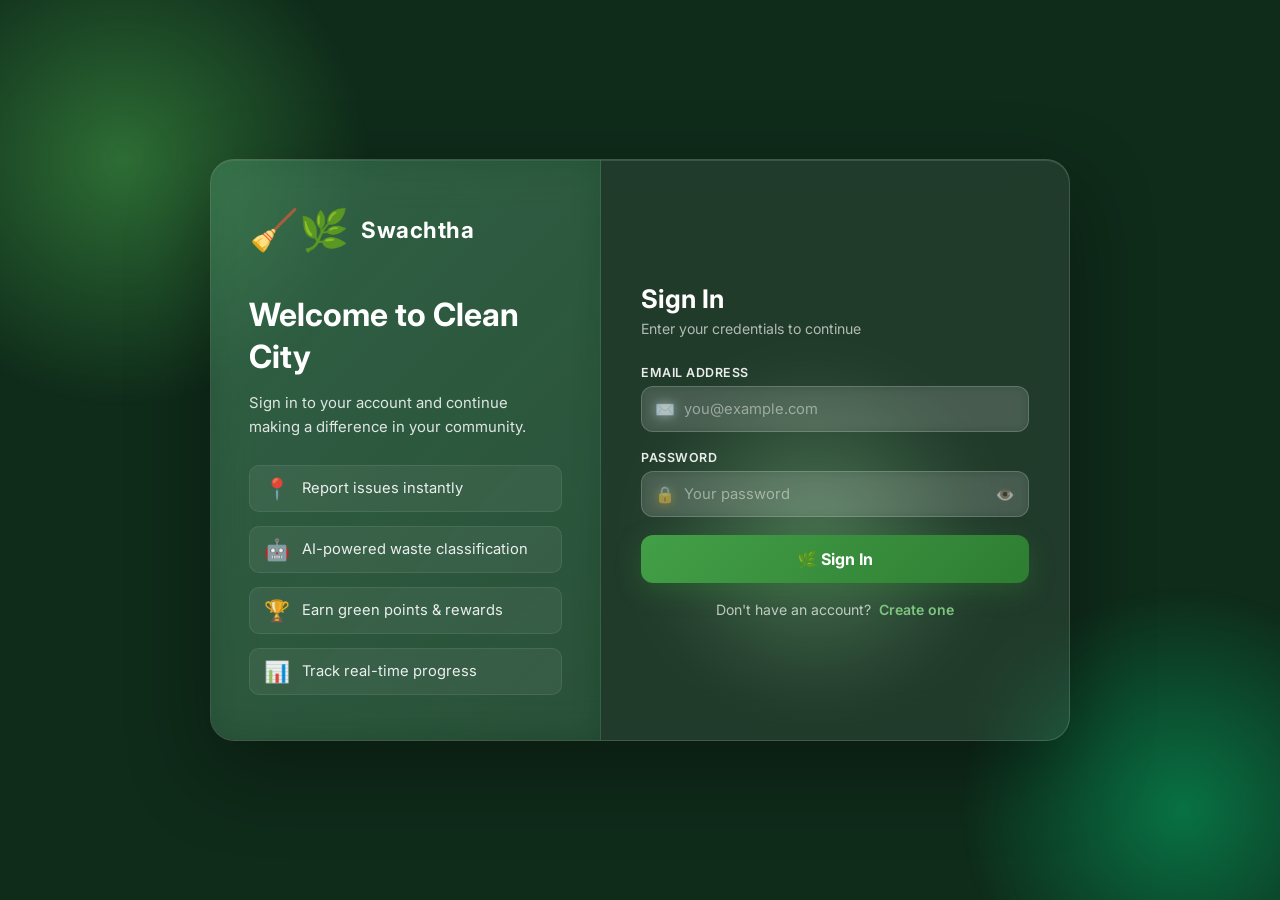
<file: washroom.html>
<!DOCTYPE html>
<html lang="en">
<head>
    <meta charset="UTF-8">
    <meta name="viewport" content="width=device-width, initial-scale=1.0">
    <title>Report Unclean Washroom - Swachtha</title>
    <link rel="stylesheet" href="./static/User.css">
</head>
<body>
    <nav>
        <h2>🌿 Swachtha</h2>
        <ul>
            <li><a href='./user.html'>Home</a></li>
            <li><a href='./report.html'>Report Issue</a></li>
            <li><a href='./ai.html'>AI Classifier</a></li>
            <li><a href='./eco.html'>Eco Store</a></li>
            <li><a href='./reward.html'>Rewards</a></li>
            <li>
                <select id="languageSwitcher" onchange="changeLanguage()">
                    <option value="en">🌐 English</option>
                    <option value="hi">🇮🇳 हिंदी</option>
                    <option value="kn">🇮🇳 ಕನ್ನಡ</option>
                    <option value="te">🇮🇳 తెలుగు</option>
                    <option value="mr">🇮🇳 मराठी</option>
                </select>
            </li>
            <li><button onclick="logout()" style="background:none;border:1px solid rgba(255,255,255,0.4);color:white;padding:6px 14px;border-radius:8px;cursor:pointer;font-size:13px;">🚪 Logout</button></li>
        </ul>
    </nav>

    <div class="container">
        <h2>🚿 Report an Unclean Washroom</h2>

        <form id="washroomForm">
            <label for="location">Washroom Location / Landmark</label>
            <input type="text" id="location" placeholder="e.g., Near Bus Stand, Sector 22" required />

            <label for="severity">Severity Level</label>
            <select id="severity">
                <option value="low">Low (Minor Unclean)</option>
                <option value="medium">Medium (Needs Cleaning Soon)</option>
                <option value="high">High (Very Dirty / Unusable)</option>
            </select>

            <label for="photo">Upload Photo</label>
            <input type="file" id="photo" accept="image/*" />

            <label for="details">Additional Details</label>
            <textarea id="details" placeholder="Describe the condition..."></textarea>

            <button type="submit" id="submitBtn">🚀 Submit Complaint</button>
        </form>

        <div id="successMessage" style="display:none;margin-top:20px;padding:20px;background:linear-gradient(135deg,#e8ffe8,#c8f0c8);border-radius:12px;text-align:center;">
            <h3 style="color:#1a7f44;">✅ Complaint Submitted!</h3>
            <p>Your complaint ID: <strong id="complaintId"></strong></p>
            <div id="pointsMsg" style="margin-top:10px;padding:8px;background:rgba(26,127,68,0.15);border-radius:8px;font-size:14px;color:#1a7f44;font-weight:600;display:none;"></div>
        </div>
    </div>

    <footer>
        <p>© 2026 Swachhta Platform | Built for a Clean India 🇮🇳</p>
    </footer>

    <script>
        const API = 'https://cleanify-6yh1.onrender.com';
        function getToken() { return localStorage.getItem('Swachtha_token'); }
        function logout() {
            fetch(`${API}/api/auth/logout`, { method: 'POST', headers: { 'Authorization': 'Bearer ' + getToken() } });
            localStorage.clear();
            window.location.href = './index.html';
        }
        if (!getToken()) { window.location.href = './index.html'; }

        document.getElementById('washroomForm').addEventListener('submit', async function (e) {
            e.preventDefault();
            const btn = document.getElementById('submitBtn');
            btn.disabled = true;
            btn.textContent = '⏳ Submitting...';

            const location = document.getElementById('location').value;
            const severity = document.getElementById('severity').value;
            const details = document.getElementById('details').value;
            const photoInput = document.getElementById('photo');

            async function getImageBase64() {
                return new Promise((resolve) => {
                    if (!photoInput.files || !photoInput.files[0]) return resolve('');
                    const reader = new FileReader();
                    reader.onload = (ev) => {
                        const img = new Image();
                        img.onload = () => {
                            const canvas = document.createElement('canvas');
                            const maxW = 200;
                            const scale = maxW / img.width;
                            canvas.width = maxW;
                            canvas.height = img.height * scale;
                            canvas.getContext('2d').drawImage(img, 0, 0, canvas.width, canvas.height);
                            resolve(canvas.toDataURL('image/jpeg', 0.5));
                        };
                        img.src = ev.target.result;
                    };
                    reader.readAsDataURL(photoInput.files[0]);
                });
            }

            try {
                const imageData = await getImageBase64();
                const res = await fetch(`${API}/api/complaints`, {
                    method: 'POST',
                    headers: {
                        'Content-Type': 'application/json',
                        'Authorization': 'Bearer ' + getToken()
                    },
                    body: JSON.stringify({
                        type: 'washroom',
                        issueType: 'washroom',
                        severity,
                        location,
                        description: details || 'Unclean washroom reported',
                        image: imageData
                    })
                });

                const data = await res.json();
                if (!res.ok) throw new Error(data.error || 'Submission failed');

                document.getElementById('complaintId').textContent = data.id;
                document.getElementById('successMessage').style.display = 'block';
                if (data.points_awarded) {
                    const pm = document.getElementById('pointsMsg');
                    pm.textContent = `✨ +${data.points_awarded} Green Points Earned!`;
                    pm.style.display = 'block';
                }
                this.reset();
            } catch (err) {
                alert('Error: ' + err.message);
            } finally {
                btn.disabled = false;
                btn.textContent = '🚀 Submit Complaint';
            }
        });

        async function changeLanguage() {
            const lang = document.getElementById("languageSwitcher").value;
            localStorage.setItem('preferredLanguage', lang);
        }
    </script>
</body>
</html>
</file>
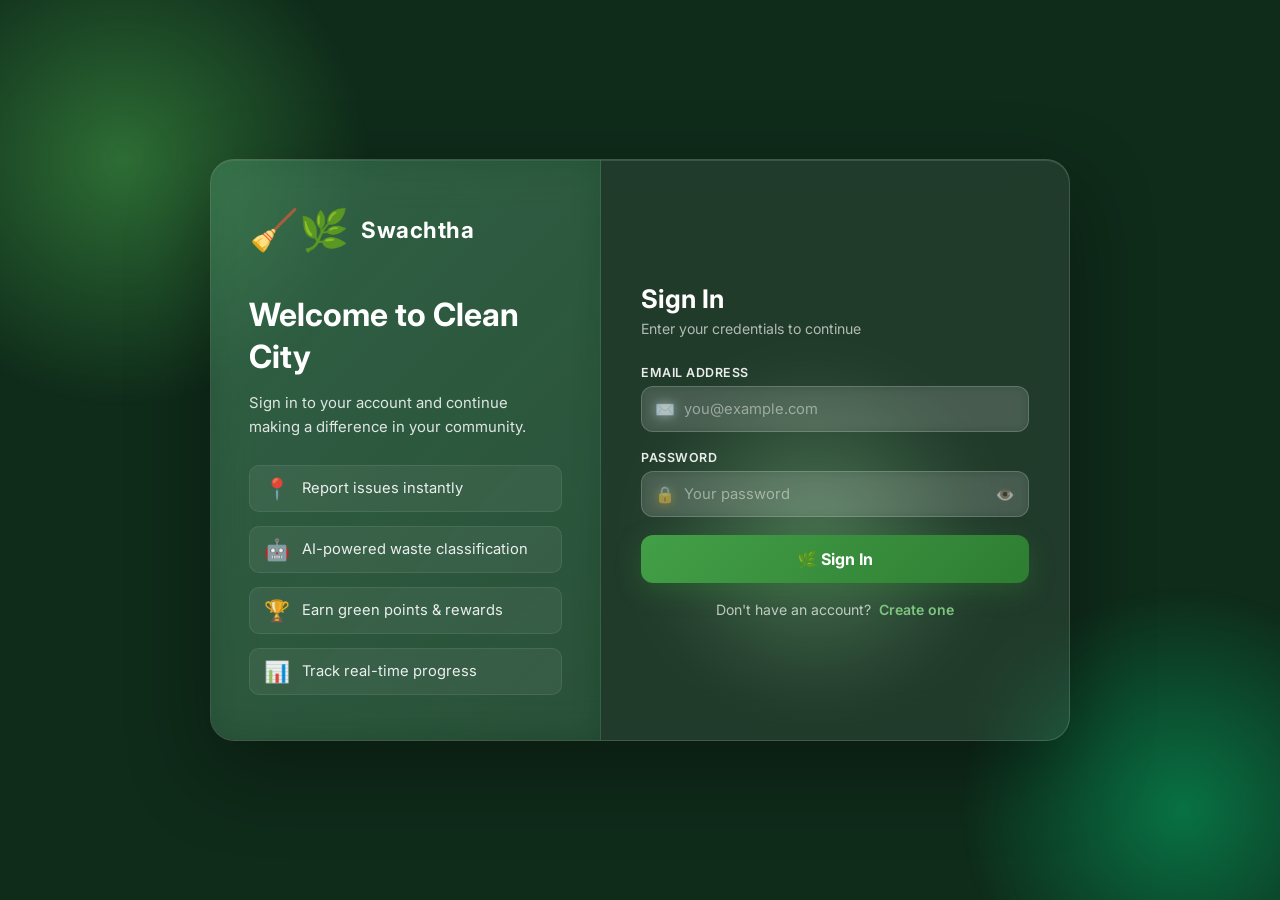
<file: waste.html>
<!DOCTYPE html>
<html lang="en">
<head>
    <meta charset="UTF-8">
    <meta name="viewport" content="width=device-width, initial-scale=1.0">
    <title>Track Waste Picker - Swachtha</title>
    <link rel="stylesheet" href="./static/User.css">
    <style>
        .tracker-card { background:white; border-radius:16px; padding:24px; box-shadow:0 4px 20px rgba(0,0,0,0.1); margin-bottom:20px; }
        .map-container { background:linear-gradient(135deg,#e8f5e9,#f1f8e9); border-radius:16px; padding:20px; margin-bottom:20px; min-height:320px; position:relative; overflow:hidden; border:2px solid rgba(26,127,68,0.15); }
        .road-h { position:absolute; background:#d0d0d0; height:6px; left:0; right:0; border-radius:3px; }
        .road-v { position:absolute; background:#d0d0d0; width:6px; top:0; bottom:0; border-radius:3px; }
        .map-label { position:absolute; font-size:10px; color:#666; font-weight:600; }
        .truck-marker { position:absolute; font-size:28px; transition:all 2s ease-in-out; filter:drop-shadow(2px 4px 6px rgba(0,0,0,0.3)); z-index:10; }
        .home-marker { position:absolute; font-size:24px; z-index:10; }
        .pulse-ring { position:absolute; border:3px solid #1a7f44; border-radius:50%; animation:pulseRing 2s ease-out infinite; z-index:5; }
        @keyframes pulseRing { 0%{transform:scale(0.8);opacity:1;} 100%{transform:scale(2.5);opacity:0;} }
        .status-badge { display:inline-flex; align-items:center; gap:6px; padding:6px 14px; border-radius:20px; font-size:13px; font-weight:600; }
        .status-on-the-way { background:#fff3e0; color:#e65100; }
        .status-nearby { background:#e8f5e9; color:#2e7d32; }
        .status-arrived { background:#e3f2fd; color:#1565c0; }
        .info-grid { display:grid; grid-template-columns:repeat(auto-fit,minmax(140px,1fr)); gap:12px; }
        .info-item { background:#f9f9f9; border-radius:12px; padding:14px; text-align:center; }
        .info-item .val { font-size:1.4rem; font-weight:700; color:#1a7f44; }
        .info-item .lbl { font-size:11px; color:#888; margin-top:4px; }
        .progress-bar-wrap { background:#e8f5e9; border-radius:10px; height:10px; overflow:hidden; margin:8px 0; }
        .progress-bar-fill { background:linear-gradient(90deg,#1a7f44,#65a53b); height:100%; border-radius:10px; transition:width 1s ease; }
        .facility-row { display:flex; justify-content:space-between; align-items:center; padding:12px; background:#f9f9f9; border-radius:10px; margin-bottom:8px; }
        .live-dot { display:inline-block; width:8px; height:8px; background:#27ae60; border-radius:50%; margin-right:6px; animation:blink 1s infinite; }
        @keyframes blink { 0%,100%{opacity:1;} 50%{opacity:0.3;} }
    </style>
</head>
<body>
    <nav>
        <h2>🌿 Swachtha</h2>
        <ul>
            <li><a href='./user.html'>Home</a></li>
            <li><a href='./report.html'>Report Issue</a></li>
            <li><a href='./ai.html'>AI Classifier</a></li>
            <li><a href='./eco.html'>Eco Store</a></li>
            <li><a href='./reward.html'>Rewards</a></li>
            <li><button onclick="logout()" style="background:none;border:1px solid rgba(255,255,255,0.4);color:white;padding:6px 14px;border-radius:8px;cursor:pointer;font-size:13px;">🚪 Logout</button></li>
        </ul>
    </nav>

    <div class="container" style="max-width:860px;">
        <h2 style="color:#1a7f44;margin-bottom:6px;">🚛 Live Waste Picker Tracking</h2>
        <p style="color:#888;margin-bottom:20px;font-size:14px;"><span class="live-dot"></span>Real-time location updates every 30 seconds</p>

        <!-- Status Banner -->
        <div class="tracker-card" style="display:flex;align-items:center;justify-content:space-between;flex-wrap:wrap;gap:12px;">
            <div>
                <div id="statusBadge" class="status-badge status-on-the-way">🚛 On the Way</div>
                <p id="etaText" style="margin-top:8px;font-size:15px;color:#333;font-weight:600;">Arriving in <span id="etaMins" style="color:#1a7f44;">—</span> minutes</p>
                <p id="areaText" style="font-size:13px;color:#888;margin-top:4px;">Area: <span id="areaName">Loading...</span></p>
            </div>
            <div style="text-align:right;">
                <div style="font-size:13px;color:#888;">Truck Number</div>
                <div id="truckNo" style="font-size:1.6rem;font-weight:700;color:#1a7f44;">—</div>
            </div>
        </div>

        <!-- Live Map Simulation -->
        <div class="tracker-card">
            <h3 style="color:#1a7f44;margin-bottom:14px;">🗺️ Live Map</h3>
            <div class="map-container" id="mapArea">
                <!-- Roads -->
                <div class="road-h" style="top:33%;"></div>
                <div class="road-h" style="top:66%;"></div>
                <div class="road-v" style="left:33%;"></div>
                <div class="road-v" style="left:66%;"></div>
                <!-- Labels -->
                <div class="map-label" style="top:10px;left:10px;">🏢 Municipality</div>
                <div class="map-label" style="top:10px;right:10px;">🏪 Market</div>
                <div class="map-label" style="bottom:10px;left:10px;">🏫 School</div>
                <div class="map-label" style="bottom:10px;right:10px;">🏥 Hospital</div>
                <!-- Your Home -->
                <div class="home-marker" id="homeMarker" style="right:22%;top:20%;">🏠</div>
                <div class="pulse-ring" style="width:30px;height:30px;right:21%;top:19%;"></div>
                <!-- Truck -->
                <div class="truck-marker" id="truckMarker" style="left:5%;top:60%;">🚛</div>
            </div>
            <div style="display:flex;gap:16px;font-size:12px;color:#888;margin-top:8px;">
                <span>🏠 Your location</span>
                <span>🚛 Waste picker truck</span>
                <span style="color:#1a7f44;">● Live pulse = your area</span>
            </div>
        </div>

        <!-- Trip Progress -->
        <div class="tracker-card">
            <h3 style="color:#1a7f44;margin-bottom:12px;">📍 Trip Progress</h3>
            <div style="display:flex;justify-content:space-between;font-size:13px;color:#666;margin-bottom:4px;">
                <span>Depot Start</span><span>Your Street</span><span>Your Door</span>
            </div>
            <div class="progress-bar-wrap">
                <div class="progress-bar-fill" id="tripProgress" style="width:40%;"></div>
            </div>
            <div style="text-align:center;font-size:13px;color:#1a7f44;font-weight:600;" id="progressLabel">En route to your area...</div>
        </div>

        <!-- Info Grid -->
        <div class="tracker-card">
            <h3 style="color:#1a7f44;margin-bottom:14px;">📅 Pickup Schedule</h3>
            <div class="info-grid">
                <div class="info-item">
                    <div class="val" id="schedDays">—</div>
                    <div class="lbl">Pickup Days</div>
                </div>
                <div class="info-item">
                    <div class="val" id="nextPickup">—</div>
                    <div class="lbl">Next Pickup</div>
                </div>
                <div class="info-item">
                    <div class="val" id="truckEta">—</div>
                    <div class="lbl">ETA (mins)</div>
                </div>
                <div class="info-item">
                    <div class="val">8AM</div>
                    <div class="lbl">Pickup Time</div>
                </div>
            </div>
        </div>

        <!-- Facility Status -->
        <div class="tracker-card">
            <h3 style="color:#1a7f44;margin-bottom:14px;">🚿 Reported Facility Status</h3>
            <div id="facilityList"><p style="color:#999;text-align:center;">Loading...</p></div>
        </div>
    </div>

    <footer><p>© 2026 Swachhta Platform | Built for a Clean India 🇮🇳</p></footer>

    <script>
        const API = 'https://cleanify-6yh1.onrender.com';
        function getToken() { return localStorage.getItem('Swachtha_token'); }
        function logout() {
            fetch(`${API}/api/auth/logout`,{method:'POST',headers:{'Authorization':'Bearer '+getToken()}});
            localStorage.clear(); window.location.href='./index.html';
        }
        if (!getToken()) { window.location.href='./index.html'; }

        // Truck animation waypoints across the map
        const waypoints = [
            {left:'5%',top:'60%'}, {left:'20%',top:'60%'}, {left:'33%',top:'60%'},
            {left:'33%',top:'45%'}, {left:'50%',top:'33%'}, {left:'66%',top:'33%'},
            {left:'66%',top:'20%'}, {left:'72%',top:'18%'}
        ];
        let wpIndex = 0;
        const truck = document.getElementById('truckMarker');
        const progressBar = document.getElementById('tripProgress');
        const progressLabel = document.getElementById('progressLabel');
        const statusBadge = document.getElementById('statusBadge');

        function moveTruck() {
            if (wpIndex < waypoints.length) {
                const wp = waypoints[wpIndex];
                truck.style.left = wp.left;
                truck.style.top = wp.top;
                const pct = Math.round((wpIndex / (waypoints.length-1)) * 100);
                progressBar.style.width = pct + '%';

                if (pct < 40) {
                    progressLabel.textContent = 'En route to your area...';
                    statusBadge.className = 'status-badge status-on-the-way';
                    statusBadge.textContent = '🚛 On the Way';
                } else if (pct < 80) {
                    progressLabel.textContent = 'Approaching your street!';
                    statusBadge.className = 'status-badge status-nearby';
                    statusBadge.textContent = '📍 Nearby — Get Ready!';
                } else {
                    progressLabel.textContent = '🎉 Truck is almost at your door!';
                    statusBadge.className = 'status-badge status-arrived';
                    statusBadge.textContent = '✅ Almost Arrived!';
                }
                wpIndex++;
            } else {
                wpIndex = 0; // loop
            }
        }
        setInterval(moveTruck, 4000);
        moveTruck();

        async function loadSchedule() {
            try {
                const res = await fetch(`${API}/api/schedule`, {headers:{'Authorization':'Bearer '+getToken()}});
                if (res.status===401) { window.location.href='./index.html'; return; }
                const data = await res.json();

                document.getElementById('areaName').textContent = data.area;
                document.getElementById('truckNo').textContent = `#${data.truck_number}`;
                document.getElementById('etaMins').textContent = data.eta_minutes;
                document.getElementById('truckEta').textContent = data.eta_minutes;
                document.getElementById('schedDays').textContent = data.schedule_days.slice(0,2).map(d=>d.substring(0,3)).join(', ');
                document.getElementById('nextPickup').textContent = data.next_pickup;

                // Update ETA countdown
                let eta = data.eta_minutes;
                const countdown = setInterval(() => {
                    if (eta > 1) { eta--; document.getElementById('etaMins').textContent = eta; }
                    else { clearInterval(countdown); document.getElementById('etaMins').textContent = 'Now!'; }
                }, 60000);

                const facilityEl = document.getElementById('facilityList');
                if (!data.facilities || !data.facilities.length) {
                    facilityEl.innerHTML = `<div style="padding:16px;background:#f9f9f9;border-radius:10px;color:#999;text-align:center;">No facility reports yet. Status will appear once washroom issues are reported.</div>`;
                } else {
                    facilityEl.innerHTML = data.facilities.map(f => `
                        <div class="facility-row">
                            <div>
                                <strong style="font-size:14px;">${f.name}</strong>
                                <p style="font-size:12px;color:#888;margin:2px 0;">Last updated: ${f.last}</p>
                            </div>
                            <span style="font-size:14px;font-weight:600;">${f.icon} ${f.status}</span>
                        </div>`).join('');
                }
            } catch(err) {
                document.getElementById('areaName').textContent = 'Unable to load';
            }
        }
        window.addEventListener('DOMContentLoaded', loadSchedule);
    </script>
</body>
</html>
</file>
<file: static/styles.css>
/* ========================================
   Swachtha ADMIN DASHBOARD — PREMIUM STYLES
   Dark Theme · Glassmorphism · Green Accents
   ======================================== */

@import url('https://fonts.googleapis.com/css2?family=Inter:wght@300;400;500;600;700;800&display=swap');

/* ===== DESIGN TOKENS ===== */
:root {
    /* Surfaces */
    --bg-primary: #070b14;
    --bg-secondary: #0d1321;
    --bg-card: rgba(13, 19, 33, 0.7);
    --bg-card-solid: #111927;
    --bg-card-hover: rgba(20, 30, 52, 0.85);
    --bg-elevated: rgba(18, 26, 44, 0.9);

    /* Borders */
    --border-color: rgba(45, 212, 120, 0.10);
    --border-hover: rgba(45, 212, 120, 0.28);
    --border-subtle: rgba(255, 255, 255, 0.04);

    /* Accent Palette */
    --accent: #34d98c;
    --accent-light: #5aeaa5;
    --accent-dark: #1a9d5c;
    --accent-glow: rgba(52, 217, 140, 0.14);
    --accent-glow-strong: rgba(52, 217, 140, 0.25);

    /* Text */
    --text-primary: #eef2f7;
    --text-secondary: #8fa3bf;
    --text-muted: #5a6f87;

    /* Semantic Colors */
    --danger: #f04e4e;
    --danger-bg: rgba(240, 78, 78, 0.10);
    --danger-border: rgba(240, 78, 78, 0.20);
    --warning: #f5a623;
    --warning-bg: rgba(245, 166, 35, 0.10);
    --warning-border: rgba(245, 166, 35, 0.20);
    --info: #4a90e2;
    --info-bg: rgba(74, 144, 226, 0.10);
    --info-border: rgba(74, 144, 226, 0.20);
    --success: #2ed47a;
    --success-bg: rgba(46, 212, 122, 0.10);
    --success-border: rgba(46, 212, 122, 0.20);
    --purple: #a78bfa;
    --purple-bg: rgba(167, 139, 250, 0.10);
    --pink: #f472b6;
    --pink-bg: rgba(244, 114, 182, 0.10);
    --orange: #fb923c;
    --orange-bg: rgba(251, 146, 60, 0.10);
    --slate: #94a3b8;
    --slate-bg: rgba(148, 163, 184, 0.10);

    /* Shadows */
    --shadow-xs: 0 1px 2px rgba(0,0,0,0.25);
    --shadow-sm: 0 2px 8px rgba(0,0,0,0.30);
    --shadow-md: 0 8px 24px rgba(0,0,0,0.35);
    --shadow-lg: 0 16px 48px rgba(0,0,0,0.40);
    --shadow-glow: 0 0 24px rgba(52, 217, 140, 0.12), 0 0 60px rgba(52, 217, 140, 0.06);
    --shadow-card: 0 4px 16px rgba(0,0,0,0.25), inset 0 1px 0 rgba(255,255,255,0.03);

    /* Radii */
    --radius-xs: 6px;
    --radius-sm: 8px;
    --radius-md: 12px;
    --radius-lg: 16px;
    --radius-xl: 20px;
    --radius-pill: 100px;

    /* Motion */
    --ease-out: cubic-bezier(0.22, 1, 0.36, 1);
    --ease-spring: cubic-bezier(0.34, 1.56, 0.64, 1);
    --transition-fast: 0.15s var(--ease-out);
    --transition: 0.25s var(--ease-out);
    --transition-slow: 0.4s var(--ease-out);

    /* Sidebar */
    --sidebar-width: 260px;
    --sidebar-collapsed: 72px;
}


/* ===== RESET ===== */
*,
*::before,
*::after {
    margin: 0;
    padding: 0;
    box-sizing: border-box;
}

html {
    scroll-behavior: smooth;
    -webkit-font-smoothing: antialiased;
    -moz-osx-font-smoothing: grayscale;
}

body {
    font-family: 'Inter', -apple-system, BlinkMacSystemFont, 'Segoe UI', sans-serif;
    background: var(--bg-primary);
    color: var(--text-primary);
    min-height: 100vh;
    overflow-x: hidden;
    line-height: 1.6;
}


/* ===== AMBIENT BACKGROUND ===== */
body::before {
    content: '';
    position: fixed;
    inset: 0;
    background:
        radial-gradient(ellipse 600px 400px at 15% 10%, rgba(52, 217, 140, 0.06) 0%, transparent 70%),
        radial-gradient(ellipse 500px 500px at 85% 85%, rgba(74, 144, 226, 0.04) 0%, transparent 70%),
        radial-gradient(ellipse 800px 600px at 50% 40%, rgba(52, 217, 140, 0.025) 0%, transparent 60%);
    pointer-events: none;
    z-index: 0;
    animation: ambientShift 25s ease-in-out infinite alternate;
}

body::after {
    content: '';
    position: fixed;
    inset: 0;
    background: url("data:image/svg+xml,%3Csvg width='60' height='60' xmlns='http://www.w3.org/2000/svg'%3E%3Cdefs%3E%3Cpattern id='g' width='60' height='60' patternUnits='userSpaceOnUse'%3E%3Ccircle cx='30' cy='30' r='0.6' fill='%23ffffff' opacity='0.025'/%3E%3C/pattern%3E%3C/defs%3E%3Crect fill='url(%23g)' width='100%25' height='100%25'/%3E%3C/svg%3E");
    pointer-events: none;
    z-index: 0;
}

@keyframes ambientShift {
    0%   { opacity: 0.7; }
    50%  { opacity: 1; }
    100% { opacity: 0.7; }
}


/* ===== SCROLLBAR ===== */
::-webkit-scrollbar { width: 6px; height: 6px; }
::-webkit-scrollbar-track { background: transparent; }
::-webkit-scrollbar-thumb {
    background: rgba(52, 217, 140, 0.20);
    border-radius: 10px;
}
::-webkit-scrollbar-thumb:hover {
    background: rgba(52, 217, 140, 0.40);
}


/* ===========================================================
   SIDEBAR
   =========================================================== */
.sidebar {
    position: fixed;
    top: 0;
    left: 0;
    width: var(--sidebar-width);
    height: 100vh;
    background: var(--bg-secondary);
    border-right: 1px solid var(--border-color);
    z-index: 100;
    display: flex;
    flex-direction: column;
    transition: width var(--transition-slow);
    box-shadow: 4px 0 24px rgba(0,0,0,0.3);
}

/* --- Header --- */
.sidebar-header {
    padding: 26px 22px 20px;
    border-bottom: 1px solid var(--border-color);
}

.sidebar-header h2 {
    font-size: 1.35rem;
    font-weight: 800;
    background: linear-gradient(135deg, var(--accent), var(--accent-light));
    -webkit-background-clip: text;
    -webkit-text-fill-color: transparent;
    background-clip: text;
    letter-spacing: 0.6px;
}

.sidebar-header .admin-badge {
    display: inline-block;
    margin-top: 8px;
    padding: 4px 12px;
    background: linear-gradient(135deg, var(--accent-dark), var(--accent));
    color: #000;
    font-size: 0.6rem;
    font-weight: 700;
    border-radius: var(--radius-pill);
    text-transform: uppercase;
    letter-spacing: 1.2px;
    box-shadow: 0 2px 8px rgba(52, 217, 140, 0.25);
}

/* --- Navigation --- */
.sidebar-nav {
    flex: 1;
    padding: 18px 14px;
    list-style: none;
    overflow-y: auto;
}

.sidebar-nav li {
    margin-bottom: 2px;
}

.sidebar-nav a {
    display: flex;
    align-items: center;
    gap: 14px;
    padding: 11px 16px;
    color: var(--text-muted);
    text-decoration: none;
    border-radius: var(--radius-sm);
    font-size: 0.88rem;
    font-weight: 500;
    transition: all var(--transition);
    position: relative;
    overflow: hidden;
}

.sidebar-nav a::before {
    content: '';
    position: absolute;
    left: 0;
    top: 50%;
    transform: translateY(-50%) scaleY(0);
    width: 3px;
    height: 55%;
    background: var(--accent);
    border-radius: 0 4px 4px 0;
    transition: transform var(--transition);
}

.sidebar-nav a:hover {
    color: var(--text-secondary);
    background: rgba(255,255,255,0.03);
}

.sidebar-nav a.active {
    color: var(--accent);
    background: var(--accent-glow);
    font-weight: 600;
}

.sidebar-nav a.active::before {
    transform: translateY(-50%) scaleY(1);
}

.sidebar-nav .nav-icon {
    font-size: 1.15rem;
    width: 26px;
    text-align: center;
    flex-shrink: 0;
}

/* --- Footer / Profile --- */
.sidebar-footer {
    padding: 16px 18px;
    border-top: 1px solid var(--border-color);
}

.admin-profile {
    display: flex;
    align-items: center;
    gap: 12px;
}

.admin-avatar {
    width: 38px;
    height: 38px;
    border-radius: 50%;
    background: linear-gradient(135deg, var(--accent-dark), var(--accent));
    display: flex;
    align-items: center;
    justify-content: center;
    font-size: 0.85rem;
    font-weight: 700;
    color: #000;
    box-shadow: 0 2px 10px rgba(52, 217, 140, 0.25);
    flex-shrink: 0;
}

.admin-info { flex: 1; min-width: 0; }
.admin-info .name {
    font-size: 0.84rem;
    font-weight: 600;
    color: var(--text-primary);
    white-space: nowrap;
    overflow: hidden;
    text-overflow: ellipsis;
}
.admin-info .role {
    font-size: 0.7rem;
    color: var(--text-muted);
    margin-top: 1px;
}


/* ===========================================================
   MAIN CONTENT AREA
   =========================================================== */
.main-content {
    margin-left: var(--sidebar-width);
    padding: 28px 36px;
    min-height: 100vh;
    position: relative;
    z-index: 1;
}


/* ===========================================================
   TOP BAR
   =========================================================== */
.top-bar {
    display: flex;
    justify-content: space-between;
    align-items: center;
    margin-bottom: 30px;
    padding-bottom: 20px;
    border-bottom: 1px solid var(--border-subtle);
}

.top-bar h1 {
    font-size: 1.55rem;
    font-weight: 700;
    color: var(--text-primary);
    letter-spacing: -0.02em;
}

.top-bar h1 span {
    background: linear-gradient(135deg, var(--accent), var(--accent-light));
    -webkit-background-clip: text;
    -webkit-text-fill-color: transparent;
    background-clip: text;
}

.top-bar-actions {
    display: flex;
    align-items: center;
    gap: 10px;
}

.refresh-btn {
    display: inline-flex;
    align-items: center;
    gap: 8px;
    padding: 10px 22px;
    background: linear-gradient(135deg, var(--accent-dark), var(--accent));
    color: #000;
    border: none;
    border-radius: var(--radius-sm);
    font-family: inherit;
    font-size: 0.83rem;
    font-weight: 600;
    cursor: pointer;
    transition: all var(--transition);
    box-shadow: 0 2px 12px rgba(52, 217, 140, 0.20);
}

.refresh-btn:hover {
    transform: translateY(-2px);
    box-shadow: 0 6px 20px rgba(52, 217, 140, 0.30);
}

.refresh-btn:active {
    transform: translateY(0);
    box-shadow: 0 2px 8px rgba(52, 217, 140, 0.15);
}

.clear-btn {
    display: inline-flex;
    align-items: center;
    gap: 8px;
    padding: 10px 22px;
    background: var(--danger-bg);
    color: var(--danger);
    border: 1px solid var(--danger-border);
    border-radius: var(--radius-sm);
    font-family: inherit;
    font-size: 0.83rem;
    font-weight: 600;
    cursor: pointer;
    transition: all var(--transition);
}

.clear-btn:hover {
    background: rgba(240, 78, 78, 0.18);
    transform: translateY(-2px);
    box-shadow: 0 4px 16px rgba(240, 78, 78, 0.15);
}

.clear-btn:active {
    transform: translateY(0);
}


/* ===========================================================
   PAGE SECTIONS (show / hide)
   =========================================================== */
.page-section {
    display: none;
    animation: sectionIn 0.4s var(--ease-out);
}

.page-section.active {
    display: block;
}

@keyframes sectionIn {
    from { opacity: 0; transform: translateY(12px); }
    to   { opacity: 1; transform: translateY(0); }
}

/* Section Title */
.section-title {
    margin-bottom: 28px;
}

.section-title h2 {
    font-size: 1.4rem;
    font-weight: 700;
    color: var(--text-primary);
    display: flex;
    align-items: center;
    gap: 10px;
    letter-spacing: -0.01em;
}

.section-title p {
    color: var(--text-muted);
    font-size: 0.88rem;
    margin-top: 6px;
}


/* ===========================================================
   STAT CARDS GRID
   =========================================================== */
.stats-grid {
    display: grid;
    grid-template-columns: repeat(auto-fill, minmax(200px, 1fr));
    gap: 18px;
    margin-bottom: 28px;
}

.stat-card {
    background: var(--bg-card);
    backdrop-filter: blur(24px) saturate(1.2);
    border: 1px solid var(--border-color);
    border-radius: var(--radius-lg);
    padding: 22px 24px;
    position: relative;
    overflow: hidden;
    transition: all var(--transition);
    animation: cardIn 0.5s var(--ease-out) backwards;
    box-shadow: var(--shadow-card);
}

.stat-card:nth-child(1) { animation-delay: 0.05s; }
.stat-card:nth-child(2) { animation-delay: 0.10s; }
.stat-card:nth-child(3) { animation-delay: 0.15s; }
.stat-card:nth-child(4) { animation-delay: 0.20s; }
.stat-card:nth-child(5) { animation-delay: 0.25s; }

@keyframes cardIn {
    from { opacity: 0; transform: translateY(18px) scale(0.97); }
    to   { opacity: 1; transform: translateY(0) scale(1); }
}

.stat-card::before {
    content: '';
    position: absolute;
    inset: 0;
    border-radius: inherit;
    background: linear-gradient(135deg, rgba(255,255,255,0.03), transparent 60%);
    pointer-events: none;
}

.stat-card::after {
    content: '';
    position: absolute;
    top: -30px;
    right: -30px;
    width: 100px;
    height: 100px;
    border-radius: 50%;
    opacity: 0.06;
    transition: opacity var(--transition);
}

.stat-card:hover {
    transform: translateY(-5px);
    border-color: var(--border-hover);
    box-shadow: var(--shadow-glow), var(--shadow-md);
}

.stat-card:hover::after {
    opacity: 0.10;
}

/* Card color accents */
.stat-card.total::after   { background: var(--accent); }
.stat-card.pending::after  { background: var(--warning); }
.stat-card.resolved::after { background: var(--success); }
.stat-card.washroom::after { background: var(--info); }
.stat-card.rewards-stat::after { background: #f5a623; }

.stat-header {
    display: flex;
    align-items: center;
    justify-content: space-between;
    margin-bottom: 16px;
}

.stat-icon {
    width: 44px;
    height: 44px;
    display: flex;
    align-items: center;
    justify-content: center;
    border-radius: var(--radius-md);
    font-size: 1.25rem;
    transition: transform var(--transition);
}

.stat-card:hover .stat-icon {
    transform: scale(1.1);
}

.stat-card.total .stat-icon       { background: var(--accent-glow); }
.stat-card.pending .stat-icon     { background: var(--warning-bg); }
.stat-card.resolved .stat-icon    { background: var(--success-bg); }
.stat-card.washroom .stat-icon    { background: var(--info-bg); }
.stat-card.rewards-stat .stat-icon { background: var(--warning-bg); }

.stat-trend {
    font-size: 0.68rem;
    font-weight: 600;
    padding: 3px 10px;
    border-radius: var(--radius-pill);
    color: var(--accent);
    background: var(--accent-glow);
    letter-spacing: 0.2px;
}

.stat-value {
    font-size: 2rem;
    font-weight: 800;
    line-height: 1;
    margin-bottom: 6px;
    letter-spacing: -0.03em;
}

.stat-card.total .stat-value       { color: var(--accent); }
.stat-card.pending .stat-value     { color: var(--warning); }
.stat-card.resolved .stat-value    { color: var(--success); }
.stat-card.washroom .stat-value    { color: var(--info); }
.stat-card.rewards-stat .stat-value { color: var(--warning); }

.stat-label {
    font-size: 0.78rem;
    color: var(--text-muted);
    font-weight: 500;
    letter-spacing: 0.2px;
}


/* ===========================================================
   FILTER BAR
   =========================================================== */
.filter-bar {
    display: flex;
    align-items: center;
    gap: 10px;
    margin-bottom: 22px;
    flex-wrap: wrap;
    padding: 14px 18px;
    background: var(--bg-card);
    border: 1px solid var(--border-color);
    border-radius: var(--radius-lg);
    backdrop-filter: blur(16px);
    box-shadow: var(--shadow-xs);
}

.filter-btn {
    padding: 8px 18px;
    border: 1px solid var(--border-color);
    background: transparent;
    color: var(--text-muted);
    border-radius: var(--radius-pill);
    font-family: inherit;
    font-size: 0.8rem;
    font-weight: 500;
    cursor: pointer;
    transition: all var(--transition);
    white-space: nowrap;
}

.filter-btn:hover {
    border-color: var(--accent);
    color: var(--accent);
    background: var(--accent-glow);
}

.filter-btn.active {
    background: linear-gradient(135deg, var(--accent-dark), var(--accent));
    color: #000;
    border-color: transparent;
    font-weight: 600;
    box-shadow: 0 2px 10px rgba(52, 217, 140, 0.20);
}

.search-box {
    margin-left: auto;
    display: flex;
    align-items: center;
    gap: 8px;
    background: rgba(255,255,255,0.03);
    border: 1px solid var(--border-color);
    border-radius: var(--radius-pill);
    padding: 8px 18px;
    transition: all var(--transition);
}

.search-box:focus-within {
    border-color: var(--accent);
    box-shadow: 0 0 0 3px var(--accent-glow);
    background: rgba(255,255,255,0.05);
}

.search-box input {
    background: transparent;
    border: none;
    outline: none;
    color: var(--text-primary);
    font-family: inherit;
    font-size: 0.84rem;
    width: 200px;
}

.search-box input::placeholder {
    color: var(--text-muted);
}


/* ===========================================================
   COMPLAINTS TABLE
   =========================================================== */
.complaints-section {
    background: var(--bg-card);
    backdrop-filter: blur(24px) saturate(1.2);
    border: 1px solid var(--border-color);
    border-radius: var(--radius-lg);
    overflow: hidden;
    animation: cardIn 0.5s var(--ease-out) 0.3s backwards;
    box-shadow: var(--shadow-card);
}

.complaints-header {
    display: flex;
    align-items: center;
    justify-content: space-between;
    padding: 18px 24px;
    border-bottom: 1px solid var(--border-color);
    background: rgba(255,255,255,0.015);
}

.complaints-header h2 {
    font-size: 1.05rem;
    font-weight: 600;
    display: flex;
    align-items: center;
    gap: 10px;
}

.complaints-count {
    font-size: 0.72rem;
    font-weight: 700;
    background: var(--accent-glow);
    color: var(--accent);
    padding: 3px 11px;
    border-radius: var(--radius-pill);
}

.complaints-table {
    width: 100%;
    border-collapse: collapse;
}

.complaints-table thead th {
    text-align: left;
    padding: 14px 18px;
    font-size: 0.72rem;
    font-weight: 600;
    color: var(--text-muted);
    text-transform: uppercase;
    letter-spacing: 0.6px;
    border-bottom: 1px solid var(--border-color);
    background: rgba(0,0,0,0.20);
    white-space: nowrap;
}

.complaints-table tbody tr {
    transition: background var(--transition-fast);
    border-bottom: 1px solid var(--border-subtle);
}

.complaints-table tbody tr:hover {
    background: var(--bg-card-hover);
}

.complaints-table tbody tr:last-child {
    border-bottom: none;
}

.complaints-table td {
    padding: 14px 18px;
    font-size: 0.86rem;
    vertical-align: middle;
}

/* --- Cell Elements --- */
.complaint-id {
    font-family: 'Courier New', Consolas, monospace;
    font-weight: 600;
    color: var(--accent);
    font-size: 0.8rem;
    letter-spacing: 0.3px;
}

.complaint-type-badge {
    display: inline-flex;
    align-items: center;
    gap: 5px;
    padding: 5px 13px;
    border-radius: var(--radius-pill);
    font-size: 0.73rem;
    font-weight: 600;
    text-transform: capitalize;
    transition: transform var(--transition-fast);
}

.complaint-type-badge:hover {
    transform: scale(1.05);
}

.complaint-type-badge.dumping    { background: var(--danger-bg); color: var(--danger); }
.complaint-type-badge.washroom   { background: var(--info-bg); color: var(--info); }
.complaint-type-badge.bin        { background: var(--warning-bg); color: var(--warning); }
.complaint-type-badge.drain      { background: var(--purple-bg); color: var(--purple); }
.complaint-type-badge.medical    { background: var(--pink-bg); color: var(--pink); }
.complaint-type-badge.industrial { background: var(--slate-bg); color: var(--slate); }
.complaint-type-badge.animal     { background: var(--orange-bg); color: var(--orange); }

.complaint-location {
    display: flex;
    align-items: center;
    gap: 6px;
    color: var(--text-secondary);
    font-size: 0.84rem;
}

.complaint-desc {
    color: var(--text-secondary);
    max-width: 260px;
    white-space: nowrap;
    overflow: hidden;
    text-overflow: ellipsis;
    font-size: 0.84rem;
}

.complaint-time {
    color: var(--text-muted);
    font-size: 0.78rem;
    white-space: nowrap;
}

.complaint-image-thumb {
    width: 44px;
    height: 44px;
    border-radius: var(--radius-sm);
    object-fit: cover;
    border: 1px solid var(--border-color);
    cursor: pointer;
    transition: all var(--transition);
}

.complaint-image-thumb:hover {
    transform: scale(1.15) rotate(1deg);
    border-color: var(--accent);
    box-shadow: 0 4px 12px rgba(52, 217, 140, 0.20);
}

.no-image {
    width: 44px;
    height: 44px;
    border-radius: var(--radius-sm);
    background: rgba(90, 111, 135, 0.08);
    display: flex;
    align-items: center;
    justify-content: center;
    font-size: 0.68rem;
    color: var(--text-muted);
}


/* ===== STATUS BADGES ===== */
.status-badge {
    display: inline-flex;
    align-items: center;
    gap: 5px;
    padding: 5px 14px;
    border-radius: var(--radius-pill);
    font-size: 0.73rem;
    font-weight: 600;
    cursor: pointer;
    transition: all var(--transition);
    white-space: nowrap;
}

.status-badge:hover {
    transform: scale(1.06);
    filter: brightness(1.15);
}

.status-badge.pending {
    background: var(--warning-bg);
    color: var(--warning);
    border: 1px solid var(--warning-border);
}

.status-badge.in-progress {
    background: var(--info-bg);
    color: var(--info);
    border: 1px solid var(--info-border);
}

.status-badge.resolved {
    background: var(--success-bg);
    color: var(--success);
    border: 1px solid var(--success-border);
}

.status-badge.rejected {
    background: var(--danger-bg);
    color: var(--danger);
    border: 1px solid var(--danger-border);
}


/* ===== ACTION BUTTONS ===== */
.action-btns {
    display: flex;
    gap: 6px;
}

.action-btn {
    width: 34px;
    height: 34px;
    border: 1px solid var(--border-color);
    background: transparent;
    color: var(--text-muted);
    border-radius: var(--radius-sm);
    display: flex;
    align-items: center;
    justify-content: center;
    cursor: pointer;
    font-size: 0.85rem;
    transition: all var(--transition);
}

.action-btn:hover {
    border-color: var(--accent);
    color: var(--accent);
    background: var(--accent-glow);
    transform: scale(1.1);
}

.action-btn.delete:hover {
    border-color: var(--danger);
    color: var(--danger);
    background: var(--danger-bg);
}


/* ===========================================================
   EMPTY STATE
   =========================================================== */
.empty-state {
    text-align: center;
    padding: 70px 24px;
}

.empty-state .empty-icon {
    font-size: 3.8rem;
    margin-bottom: 18px;
    opacity: 0.5;
    animation: emptyBounce 3s ease-in-out infinite;
}

@keyframes emptyBounce {
    0%, 100% { transform: translateY(0); }
    50%      { transform: translateY(-8px); }
}

.empty-state h3 {
    font-size: 1.15rem;
    color: var(--text-secondary);
    margin-bottom: 8px;
    font-weight: 600;
}

.empty-state p {
    color: var(--text-muted);
    font-size: 0.88rem;
    max-width: 360px;
    margin: 0 auto;
    line-height: 1.7;
}


/* ===========================================================
   IMAGE MODAL
   =========================================================== */
.image-modal-overlay {
    position: fixed;
    inset: 0;
    background: rgba(0,0,0,0.88);
    backdrop-filter: blur(12px);
    display: none;
    align-items: center;
    justify-content: center;
    z-index: 1000;
}

.image-modal-overlay.visible {
    display: flex;
    animation: fadeIn 0.25s var(--ease-out);
}

@keyframes fadeIn {
    from { opacity: 0; }
    to   { opacity: 1; }
}

.image-modal {
    background: var(--bg-secondary);
    border: 1px solid var(--border-color);
    border-radius: var(--radius-xl);
    padding: 16px;
    max-width: 520px;
    max-height: 85vh;
    position: relative;
    animation: modalZoomIn 0.35s var(--ease-spring);
    box-shadow: var(--shadow-lg);
}

@keyframes modalZoomIn {
    from { opacity: 0; transform: scale(0.88); }
    to   { opacity: 1; transform: scale(1); }
}

.image-modal img {
    width: 100%;
    border-radius: var(--radius-md);
    display: block;
}

.image-modal-close {
    position: absolute;
    top: -12px;
    right: -12px;
    width: 30px;
    height: 30px;
    border-radius: 50%;
    background: var(--danger);
    color: white;
    border: 2px solid var(--bg-primary);
    font-size: 0.8rem;
    cursor: pointer;
    display: flex;
    align-items: center;
    justify-content: center;
    transition: transform var(--transition);
    box-shadow: 0 2px 8px rgba(240, 78, 78, 0.40);
}

.image-modal-close:hover {
    transform: scale(1.15) rotate(90deg);
}


/* ===========================================================
   DETAIL MODAL
   =========================================================== */
.detail-modal-overlay {
    position: fixed;
    inset: 0;
    background: rgba(0,0,0,0.88);
    backdrop-filter: blur(12px);
    display: none;
    align-items: center;
    justify-content: center;
    z-index: 1000;
}

.detail-modal-overlay.visible {
    display: flex;
    animation: fadeIn 0.25s var(--ease-out);
}

.detail-modal {
    background: var(--bg-secondary);
    border: 1px solid var(--border-color);
    border-radius: var(--radius-xl);
    padding: 32px;
    width: 500px;
    max-height: 85vh;
    overflow-y: auto;
    position: relative;
    animation: modalZoomIn 0.35s var(--ease-spring);
    box-shadow: var(--shadow-lg);
}

.detail-modal-close {
    position: absolute;
    top: 18px;
    right: 18px;
    width: 34px;
    height: 34px;
    border-radius: 50%;
    background: rgba(255,255,255,0.04);
    color: var(--text-muted);
    border: 1px solid var(--border-color);
    font-size: 1rem;
    cursor: pointer;
    display: flex;
    align-items: center;
    justify-content: center;
    transition: all var(--transition);
}

.detail-modal-close:hover {
    background: var(--danger-bg);
    color: var(--danger);
    border-color: var(--danger);
    transform: rotate(90deg);
}

.detail-modal h2 {
    font-size: 1.2rem;
    margin-bottom: 24px;
    display: flex;
    align-items: center;
    gap: 10px;
    font-weight: 700;
    padding-bottom: 16px;
    border-bottom: 1px solid var(--border-color);
}

.detail-row {
    display: flex;
    margin-bottom: 16px;
    gap: 14px;
    align-items: flex-start;
    padding: 6px 0;
}

.detail-row:not(:last-child) {
    border-bottom: 1px solid var(--border-subtle);
    padding-bottom: 16px;
}

.detail-label {
    font-size: 0.75rem;
    font-weight: 600;
    color: var(--text-muted);
    text-transform: uppercase;
    letter-spacing: 0.6px;
    min-width: 100px;
    padding-top: 3px;
}

.detail-value {
    font-size: 0.9rem;
    color: var(--text-primary);
    flex: 1;
    line-height: 1.6;
}

.detail-image {
    width: 100%;
    border-radius: var(--radius-md);
    margin-top: 8px;
    border: 1px solid var(--border-color);
    transition: transform var(--transition);
}

.detail-image:hover {
    transform: scale(1.02);
}

.detail-status-select {
    padding: 8px 16px;
    border: 1px solid var(--border-color);
    background: var(--bg-primary);
    color: var(--text-primary);
    border-radius: var(--radius-sm);
    font-family: inherit;
    font-size: 0.84rem;
    cursor: pointer;
    outline: none;
    transition: all var(--transition);
    appearance: none;
    -webkit-appearance: none;
    background-image: url("data:image/svg+xml,%3Csvg xmlns='http://www.w3.org/2000/svg' width='12' height='12' viewBox='0 0 12 12'%3E%3Cpath d='M3 5l3 3 3-3' stroke='%238fa3bf' fill='none' stroke-width='1.5' stroke-linecap='round'/%3E%3C/svg%3E");
    background-repeat: no-repeat;
    background-position: right 12px center;
    padding-right: 32px;
}

.detail-status-select:focus {
    border-color: var(--accent);
    box-shadow: 0 0 0 3px var(--accent-glow);
}


/* ===========================================================
   REWARDS SECTION
   =========================================================== */
.rewards-stats-grid {
    display: grid;
    grid-template-columns: repeat(auto-fill, minmax(180px, 1fr));
    gap: 16px;
    margin-bottom: 24px;
}

.reward-stat-card {
    background: var(--bg-card);
    backdrop-filter: blur(20px);
    border: 1px solid var(--border-color);
    border-radius: var(--radius-lg);
    padding: 24px;
    text-align: center;
    transition: all var(--transition);
    box-shadow: var(--shadow-card);
    position: relative;
    overflow: hidden;
}

.reward-stat-card::before {
    content: '';
    position: absolute;
    inset: 0;
    background: linear-gradient(135deg, rgba(245, 166, 35, 0.04), transparent 60%);
    pointer-events: none;
}

.reward-stat-card:hover {
    transform: translateY(-4px);
    border-color: var(--warning-border);
    box-shadow: 0 0 20px rgba(245, 166, 35, 0.10), var(--shadow-md);
}

.reward-stat-icon {
    font-size: 2rem;
    margin-bottom: 10px;
}

.reward-stat-value {
    font-size: 2rem;
    font-weight: 800;
    color: var(--warning);
    margin-bottom: 4px;
    letter-spacing: -0.03em;
}

.reward-stat-label {
    font-size: 0.78rem;
    color: var(--text-muted);
    font-weight: 500;
}

/* Reward Form */
.reward-form-card {
    background: var(--bg-card);
    backdrop-filter: blur(20px);
    border: 1px solid var(--border-color);
    border-radius: var(--radius-lg);
    padding: 28px;
    margin-bottom: 24px;
    box-shadow: var(--shadow-card);
}

.reward-form-card h3 {
    font-size: 1.05rem;
    font-weight: 600;
    margin-bottom: 20px;
    color: var(--text-primary);
}

.reward-form {
    display: grid;
    grid-template-columns: repeat(auto-fill, minmax(200px, 1fr));
    gap: 14px;
    align-items: end;
}

.reward-input {
    width: 100%;
    padding: 11px 16px;
    background: var(--bg-primary);
    border: 1px solid var(--border-color);
    border-radius: var(--radius-sm);
    color: var(--text-primary);
    font-family: inherit;
    font-size: 0.85rem;
    outline: none;
    transition: all var(--transition);
    appearance: none;
    -webkit-appearance: none;
}

.reward-input:focus {
    border-color: var(--accent);
    box-shadow: 0 0 0 3px var(--accent-glow);
}

.reward-input::placeholder {
    color: var(--text-muted);
}

select.reward-input {
    background-image: url("data:image/svg+xml,%3Csvg xmlns='http://www.w3.org/2000/svg' width='12' height='12' viewBox='0 0 12 12'%3E%3Cpath d='M3 5l3 3 3-3' stroke='%238fa3bf' fill='none' stroke-width='1.5' stroke-linecap='round'/%3E%3C/svg%3E");
    background-repeat: no-repeat;
    background-position: right 14px center;
    padding-right: 34px;
    cursor: pointer;
}

.reward-submit-btn {
    padding: 11px 24px;
    background: linear-gradient(135deg, var(--accent-dark), var(--accent));
    color: #000;
    border: none;
    border-radius: var(--radius-sm);
    font-family: inherit;
    font-size: 0.85rem;
    font-weight: 600;
    cursor: pointer;
    transition: all var(--transition);
    white-space: nowrap;
    box-shadow: 0 2px 10px rgba(52, 217, 140, 0.20);
}

.reward-submit-btn:hover {
    transform: translateY(-2px);
    box-shadow: 0 6px 20px rgba(52, 217, 140, 0.30);
}

.reward-submit-btn:active {
    transform: translateY(0);
}


/* ===========================================================
   LIVE TRACKING SECTION
   =========================================================== */
.live-badge {
    display: inline-flex;
    align-items: center;
    gap: 6px;
    color: var(--success);
    font-size: 0.75rem;
    font-weight: 700;
    text-transform: uppercase;
    letter-spacing: 1px;
    animation: livePulse 2s ease-in-out infinite;
    background: var(--success-bg);
    padding: 4px 12px;
    border-radius: var(--radius-pill);
    border: 1px solid var(--success-border);
}

@keyframes livePulse {
    0%, 100% { opacity: 1; }
    50%      { opacity: 0.6; }
}

.facility-grid {
    display: grid;
    grid-template-columns: repeat(auto-fill, minmax(280px, 1fr));
    gap: 18px;
}

.facility-card {
    background: var(--bg-card);
    backdrop-filter: blur(20px);
    border: 1px solid var(--border-color);
    border-radius: var(--radius-lg);
    padding: 24px;
    transition: all var(--transition);
    box-shadow: var(--shadow-card);
    position: relative;
    overflow: hidden;
}

.facility-card::before {
    content: '';
    position: absolute;
    inset: 0;
    background: linear-gradient(135deg, rgba(255,255,255,0.02), transparent 60%);
    pointer-events: none;
}

.facility-card:hover {
    transform: translateY(-4px);
    border-color: var(--border-hover);
    box-shadow: var(--shadow-glow), var(--shadow-md);
}


/* ===========================================================
   ANALYTICS SECTION
   =========================================================== */
.analytics-grid {
    display: grid;
    grid-template-columns: repeat(2, 1fr);
    gap: 20px;
}

.analytics-card {
    background: var(--bg-card);
    backdrop-filter: blur(24px);
    border: 1px solid var(--border-color);
    border-radius: var(--radius-lg);
    padding: 28px;
    box-shadow: var(--shadow-card);
    transition: all var(--transition);
}

.analytics-card.full-width {
    grid-column: 1 / -1;
}

.analytics-card:hover {
    border-color: var(--border-hover);
    box-shadow: var(--shadow-glow), var(--shadow-md);
}

.analytics-card h3 {
    font-size: 1rem;
    font-weight: 600;
    margin-bottom: 20px;
    color: var(--text-primary);
    display: flex;
    align-items: center;
    gap: 8px;
}

.chart-container {
    min-height: 180px;
    display: flex;
    align-items: center;
    justify-content: center;
    color: var(--text-muted);
    font-size: 0.85rem;
}

.timeline-container {
    min-height: 120px;
}


/* ===========================================================
   LIVE INDICATOR DOT
   =========================================================== */
.live-dot {
    display: inline-block;
    width: 9px;
    height: 9px;
    background: var(--success);
    border-radius: 50%;
    animation: dotPulse 2s ease-in-out infinite;
    margin-right: 6px;
    vertical-align: middle;
}

@keyframes dotPulse {
    0%, 100% {
        opacity: 1;
        box-shadow: 0 0 0 0 rgba(46, 212, 122, 0.5);
    }
    50% {
        opacity: 0.65;
        box-shadow: 0 0 0 10px rgba(46, 212, 122, 0);
    }
}


/* ===========================================================
   TOAST NOTIFICATION
   =========================================================== */
.toast {
    position: fixed;
    bottom: 28px;
    right: 28px;
    padding: 14px 24px;
    background: var(--bg-elevated);
    border: 1px solid var(--border-color);
    border-radius: var(--radius-md);
    color: var(--text-primary);
    font-size: 0.86rem;
    font-weight: 500;
    box-shadow: var(--shadow-lg);
    z-index: 2000;
    display: flex;
    align-items: center;
    gap: 10px;
    transform: translateY(100px);
    opacity: 0;
    transition: all 0.4s var(--ease-spring);
    backdrop-filter: blur(24px);
}

.toast.visible {
    transform: translateY(0);
    opacity: 1;
}

.toast.success {
    border-left: 3px solid var(--success);
}

.toast.error {
    border-left: 3px solid var(--danger);
}


/* ===========================================================
   FOOTER
   =========================================================== */
.admin-footer {
    margin-top: 48px;
    padding: 22px 0;
    text-align: center;
    color: var(--text-muted);
    font-size: 0.76rem;
    border-top: 1px solid var(--border-color);
    letter-spacing: 0.2px;
}

.admin-footer span {
    background: linear-gradient(135deg, var(--accent), var(--accent-light));
    -webkit-background-clip: text;
    -webkit-text-fill-color: transparent;
    background-clip: text;
    font-weight: 600;
}


/* ===========================================================
   RESPONSIVE DESIGN
   =========================================================== */

/* --- Large screens ≤ 1200px --- */
@media (max-width: 1200px) {
    .stats-grid {
        grid-template-columns: repeat(3, 1fr);
    }
    .analytics-grid {
        grid-template-columns: 1fr;
    }
    .analytics-card.full-width {
        grid-column: 1;
    }
}

/* --- Medium screens ≤ 900px (collapsed sidebar) --- */
@media (max-width: 900px) {
    .sidebar {
        width: var(--sidebar-collapsed);
    }
    .sidebar-header h2,
    .sidebar-header .admin-badge,
    .sidebar-nav a span:not(.nav-icon),
    .sidebar-footer .admin-info {
        display: none;
    }
    .sidebar-nav a {
        justify-content: center;
        padding: 12px;
    }
    .sidebar-header {
        padding: 20px 14px;
        text-align: center;
    }
    .main-content {
        margin-left: var(--sidebar-collapsed);
        padding: 24px;
    }
    .admin-avatar {
        margin: 0 auto;
    }
    .stats-grid {
        grid-template-columns: repeat(2, 1fr);
    }
    .reward-form {
        grid-template-columns: 1fr 1fr;
    }
}

/* --- Tablet ≤ 768px (no sidebar) --- */
@media (max-width: 768px) {
    .sidebar {
        display: none;
    }
    .main-content {
        margin-left: 0;
        padding: 18px;
    }
    .stats-grid {
        grid-template-columns: 1fr 1fr;
        gap: 12px;
    }
    .stat-card {
        padding: 18px;
    }
    .stat-value {
        font-size: 1.6rem;
    }
    .top-bar {
        flex-direction: column;
        align-items: flex-start;
        gap: 14px;
        padding-bottom: 16px;
    }
    .filter-bar {
        flex-wrap: wrap;
        padding: 12px 14px;
    }
    .search-box {
        margin-left: 0;
        width: 100%;
        order: -1;
        margin-bottom: 6px;
    }
    .search-box input {
        width: 100%;
    }
    .complaints-table thead {
        display: none;
    }
    .complaints-table tbody tr {
        display: flex;
        flex-wrap: wrap;
        padding: 16px;
        gap: 10px;
        border-bottom: 1px solid var(--border-color);
    }
    .complaints-table td {
        padding: 4px 0;
        font-size: 0.84rem;
    }
    .detail-modal {
        width: 94vw;
        padding: 22px;
        margin: 16px;
    }
    .reward-form {
        grid-template-columns: 1fr;
    }
    .rewards-stats-grid {
        grid-template-columns: 1fr 1fr 1fr;
    }
    .analytics-grid {
        grid-template-columns: 1fr;
    }
    .facility-grid {
        grid-template-columns: 1fr;
    }
}

/* --- Small phones ≤ 480px --- */
@media (max-width: 480px) {
    .main-content {
        padding: 14px;
    }
    .stats-grid {
        grid-template-columns: 1fr;
    }
    .rewards-stats-grid {
        grid-template-columns: 1fr;
    }
    .top-bar h1 {
        font-size: 1.3rem;
    }
    .stat-card {
        padding: 16px;
    }
    .complaints-header {
        padding: 14px 16px;
    }
    .filter-bar {
        gap: 8px;
    }
    .filter-btn {
        padding: 7px 14px;
        font-size: 0.75rem;
    }
}
</file>
<file: static/User.css>
/* ========================================
   Swachtha — USER / CITIZEN PAGES STYLES
   Green Theme · Clean · Modern
   ======================================== */

@import url('https://fonts.googleapis.com/css2?family=Inter:wght@400;500;600;700;800&display=swap');

* {
    margin: 0;
    padding: 0;
    box-sizing: border-box;
}

body {
    font-family: 'Inter', sans-serif;
    background: linear-gradient(135deg, #0f2b1a 0%, #1a4a2e 50%, #0f2b1a 100%);
    min-height: 100vh;
    color: #333;
}

/* ── NAV ── */
nav {
    background: rgba(255, 255, 255, 0.08);
    backdrop-filter: blur(20px);
    -webkit-backdrop-filter: blur(20px);
    border-bottom: 1px solid rgba(255, 255, 255, 0.12);
    padding: 0 30px;
    display: flex;
    align-items: center;
    justify-content: space-between;
    position: sticky;
    top: 0;
    z-index: 100;
    min-height: 65px;
}

nav h2 {
    color: white;
    font-size: 1.3rem;
    font-weight: 800;
    letter-spacing: 0.5px;
    white-space: nowrap;
}

nav ul {
    list-style: none;
    display: flex;
    align-items: center;
    gap: 6px;
    flex-wrap: wrap;
}

nav ul li a {
    color: rgba(255, 255, 255, 0.85);
    text-decoration: none;
    font-size: 13px;
    font-weight: 500;
    padding: 7px 14px;
    border-radius: 8px;
    transition: all 0.2s;
    white-space: nowrap;
}

nav ul li a:hover {
    background: rgba(255, 255, 255, 0.12);
    color: white;
}

nav ul li select {
    background: rgba(255, 255, 255, 0.1);
    border: 1px solid rgba(255, 255, 255, 0.2);
    color: white;
    padding: 6px 10px;
    border-radius: 8px;
    font-size: 12px;
    cursor: pointer;
    outline: none;
}

nav ul li select option {
    background: #1a4a2e;
    color: white;
}

/* ── MAIN CONTAINERS ── */
.container {
    max-width: 700px;
    margin: 40px auto;
    background: white;
    border-radius: 20px;
    padding: 35px;
    box-shadow: 0 20px 60px rgba(0, 0, 0, 0.3);
}

.container h2 {
    color: #1a7f44;
    font-size: 1.5rem;
    margin-bottom: 25px;
    font-weight: 700;
}

.box {
    max-width: 700px;
    margin: 40px auto;
    background: white;
    border-radius: 20px;
    padding: 35px;
    box-shadow: 0 20px 60px rgba(0, 0, 0, 0.3);
}

.box h2 {
    color: #1a7f44;
    font-size: 1.5rem;
    margin-bottom: 10px;
    font-weight: 700;
}

/* ── FORM ELEMENTS ── */
label {
    display: block;
    font-size: 13px;
    font-weight: 600;
    color: #444;
    margin: 16px 0 6px;
    text-transform: uppercase;
    letter-spacing: 0.4px;
}

input[type="text"],
input[type="email"],
input[type="tel"],
input[type="number"],
input[type="file"],
select,
textarea {
    width: 100%;
    padding: 11px 14px;
    border: 1.5px solid #ddd;
    border-radius: 10px;
    font-size: 14px;
    font-family: 'Inter', sans-serif;
    color: #333;
    background: #fafafa;
    transition: all 0.2s;
    outline: none;
}

input:focus,
select:focus,
textarea:focus {
    border-color: #1a7f44;
    background: white;
    box-shadow: 0 0 0 3px rgba(26, 127, 68, 0.1);
}

textarea {
    resize: vertical;
    min-height: 100px;
}

button[type="submit"],
button[type="button"].primary,
.container button[type="submit"],
form button[type="submit"] {
    width: 100%;
    margin-top: 20px;
    padding: 13px;
    background: linear-gradient(135deg, #1a7f44, #65a53b);
    color: white;
    border: none;
    border-radius: 12px;
    font-size: 15px;
    font-weight: 700;
    font-family: 'Inter', sans-serif;
    cursor: pointer;
    transition: all 0.25s;
    box-shadow: 0 6px 20px rgba(26, 127, 68, 0.3);
}

button[type="submit"]:hover,
form button[type="submit"]:hover {
    transform: translateY(-2px);
    box-shadow: 0 10px 28px rgba(26, 127, 68, 0.4);
}

button[type="submit"]:disabled {
    opacity: 0.6;
    cursor: not-allowed;
    transform: none;
}

/* Detect location button */
form button[type="button"] {
    width: auto;
    padding: 10px 20px;
    background: rgba(26, 127, 68, 0.1);
    color: #1a7f44;
    border: 1.5px solid #1a7f44;
    border-radius: 10px;
    font-size: 13px;
    font-weight: 600;
    cursor: pointer;
    transition: all 0.2s;
    margin-top: 8px;
}

form button[type="button"]:hover {
    background: #1a7f44;
    color: white;
}

/* ── REWARDS PAGE ── */
.rewards {
    max-width: 600px;
    margin: 40px auto;
    background: white;
    border-radius: 20px;
    padding: 35px;
    box-shadow: 0 20px 60px rgba(0, 0, 0, 0.3);
}

.badge {
    display: flex;
    justify-content: space-between;
    align-items: center;
    padding: 14px 18px;
    background: #f8fffe;
    border: 1.5px solid #e0f5ea;
    border-radius: 12px;
    margin-bottom: 10px;
    transition: all 0.2s;
}

.badge:hover {
    border-color: #1a7f44;
    box-shadow: 0 4px 12px rgba(26, 127, 68, 0.1);
}

.badge p {
    margin: 0;
    font-weight: 600;
    color: #333;
    font-size: 14px;
}

/* ── ECO STORE ── */
.section-title {
    text-align: center;
    color: white;
    font-size: 1.8rem;
    font-weight: 800;
    text-shadow: 0 2px 10px rgba(0, 0, 0, 0.3);
}

.store-grid {
    display: grid;
    grid-template-columns: repeat(auto-fill, minmax(220px, 1fr));
    gap: 24px;
    max-width: 1100px;
    margin: 30px auto;
    padding: 0 30px 40px;
}

.item {
    background: white;
    border-radius: 16px;
    padding: 24px 20px 20px;
    text-align: center;
    box-shadow: 0 8px 30px rgba(0, 0, 0, 0.15);
    transition: all 0.3s;
    position: relative;
}

.item:hover {
    transform: translateY(-6px);
    box-shadow: 0 16px 40px rgba(0, 0, 0, 0.2);
}

.item img {
    width: 80px;
    height: 80px;
    object-fit: contain;
    margin: 10px auto 12px;
    display: block;
}

.item h3 {
    font-size: 1rem;
    color: #1a7f44;
    margin-bottom: 6px;
    font-weight: 700;
}

.item button {
    background: linear-gradient(135deg, #1a7f44, #65a53b);
    color: white;
    border: none;
    padding: 10px 20px;
    border-radius: 10px;
    font-size: 13px;
    font-weight: 600;
    cursor: pointer;
    margin-top: 10px;
    transition: all 0.2s;
    width: 100%;
}

.item button:hover {
    transform: translateY(-2px);
    box-shadow: 0 6px 16px rgba(26, 127, 68, 0.35);
}

/* ── MAP PAGE ── */
#map {
    max-width: 700px;
    margin: 40px auto;
    background: white;
    border-radius: 20px;
    padding: 40px;
    box-shadow: 0 20px 60px rgba(0, 0, 0, 0.3);
    min-height: 300px;
    display: flex;
    align-items: center;
    justify-content: center;
}

/* ── AI CLASSIFIER BOX ── */
#uploadArea:hover {
    border-color: #256410 !important;
    background: rgba(26, 127, 68, 0.1) !important;
}

#classifyBtn {
    width: 100%;
    margin-top: 20px;
    padding: 13px;
    background: linear-gradient(135deg, #1a7f44, #65a53b);
    color: white;
    border: none;
    border-radius: 12px;
    font-size: 15px;
    font-weight: 700;
    font-family: 'Inter', sans-serif;
    cursor: pointer;
    transition: all 0.25s;
    box-shadow: 0 6px 20px rgba(26, 127, 68, 0.3);
}

#classifyBtn:hover:not(:disabled) {
    transform: translateY(-2px);
    box-shadow: 0 10px 28px rgba(26, 127, 68, 0.4);
}

#classifyBtn:disabled {
    opacity: 0.6;
    cursor: not-allowed;
    transform: none;
}

/* ── FOOTER ── */
footer {
    text-align: center;
    padding: 25px;
    color: rgba(255, 255, 255, 0.6);
    font-size: 13px;
    margin-top: 20px;
}

/* ── USER HOME DASHBOARD ── */
.user-home {
    max-width: 900px;
    margin: 40px auto;
    padding: 0 20px;
}

/* ── RESPONSIVE ── */
@media (max-width: 768px) {
    nav {
        padding: 12px 16px;
        flex-wrap: wrap;
        gap: 10px;
    }

    nav ul {
        gap: 4px;
    }

    nav ul li a {
        font-size: 12px;
        padding: 6px 10px;
    }

    .container,
    .box,
    .rewards {
        margin: 20px 16px;
        padding: 24px 20px;
    }

    .store-grid {
        grid-template-columns: repeat(auto-fill, minmax(160px, 1fr));
        padding: 0 16px 30px;
        gap: 16px;
    }
}

@media (max-width: 480px) {
    nav ul li a span,
    nav ul li a {
        font-size: 11px;
        padding: 5px 8px;
    }

    .section-title {
        font-size: 1.4rem;
        padding: 0 16px;
    }
}
</file>
